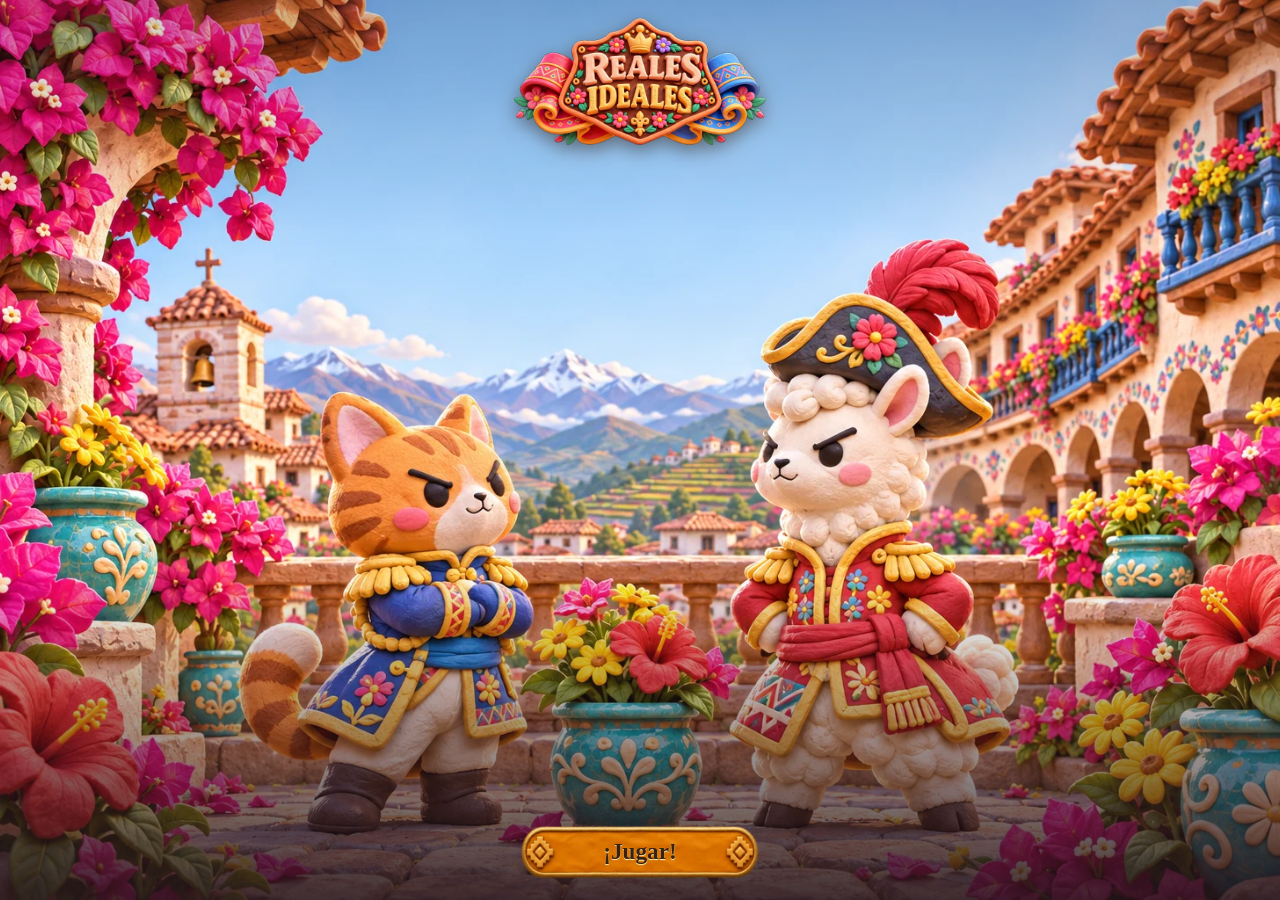
<file: index.html>
<!doctype html>
<html lang="es">
<head>
  <meta charset="utf-8">
  <meta name="viewport" content="width=device-width, initial-scale=1, viewport-fit=cover">
  <meta name="description" content="Reales Ideales, juego táctico para dos personas o contra la IA.">
  <title>Reales Ideales · v0.50</title>
  <link rel="stylesheet" href="styles.css?v=050-tablero">
  <script defer src="game.js?v=046-poderes"></script>
  <script defer src="ai.js?v=046-poderes"></script>
  <script defer src="assets/escenario/campo-andino-casillas.js?v=021-escenario27"></script>
  <script defer src="combat-fx.js?v=049-carga"></script>
  <script defer src="fx.js?v=049-carga"></script>
  <script defer src="app.js?v=050-tablero"></script>
</head>
<body>
  <section id="inicio" class="cover" aria-labelledby="cover-title">
    <picture>
      <source media="(orientation: landscape)" srcset="assets/clay/portada-jardin.webp">
      <img class="cover-art" src="assets/clay/portada-vertical.webp" alt="El gato idealista y la llama realista en un jardín andino de plastilina" width="1080" height="1920" fetchpriority="high">
    </picture>
    <video id="cover-video" class="cover-art cover-video" data-src="assets/escenario/menu-principal.mp4"
      muted loop playsinline preload="none" aria-hidden="true" hidden></video>
    <h1 id="cover-title"><img src="assets/logo.webp" alt="Reales Ideales" width="180" height="92"></h1>
    <div class="cover-actions">
      <button id="play-menu" type="button" class="primary menu-play" aria-controls="play-options" aria-expanded="false" disabled>¡Jugar!</button>
      <nav id="play-options" class="play-options" aria-label="Opciones de juego" hidden>
        <button id="help-button" type="button" class="secondary menu-play" aria-haspopup="dialog">Tutorial</button>
        <button id="play-local" type="button" class="secondary menu-play" aria-haspopup="dialog">Multijugador</button>
        <button id="play-ai" type="button" class="secondary menu-play" aria-haspopup="dialog">Vs IA</button>
        <button id="settings-button" type="button" class="secondary menu-play" aria-haspopup="dialog">Opciones</button>
      </nav>
    </div>
  </section>
  <main id="partida" class="play-layout" aria-label="Partida" tabindex="-1" hidden>
    <section class="seat red" aria-label="Tablero realista">
      <div class="seat-heading">
        <img id="avatar-R" class="seat-crest seat-avatar" src="assets/clay/fichas/realista-tigrillo.webp" alt="Tigrillo realista" width="54" height="54">
        <h2 class="sr-only">Realistas<small id="red-ai" class="seat-ai" hidden> IA</small></h2>
        <div class="seat-meter">
          <div id="red-health" class="seat-health" role="meter" aria-label="Fichas vivas: Realistas" aria-valuemin="0" aria-valuemax="8" aria-valuenow="8"><i class="full"></i><i class="full"></i><i class="full"></i><i class="full"></i><i class="full"></i><i class="full"></i><i class="full"></i><i class="full"></i></div>
          <strong class="seat-count" aria-hidden="true"><span id="red">8</span>/8</strong>
        </div>
      </div>
      <div class="seat-stats">
        <span class="seat-stat" title="Rescates disponibles"><img src="assets/clay/emblemas/rescate.webp" alt="" width="14" height="14"><span class="sr-only">Rescates disponibles </span><b id="red-rescues">2</b><b id="red-saved" class="saved-rescue-badge" hidden></b></span>
        <span class="seat-stat" title="Cartas en el mazo"><svg viewBox="0 0 24 24" width="14" height="14" fill="none" stroke="currentColor" stroke-width="2" stroke-linejoin="round" aria-hidden="true" focusable="false"><rect x="8" y="4" width="12" height="16" rx="2"/><path d="M5 7H4v12a3 3 0 0 0 3 3M12 9h4m-4 4h4"/></svg><span class="sr-only">Cartas en el mazo </span><b id="deck-R">25</b></span>
        <span class="seat-turn" aria-hidden="true">Turno</span>
        <span id="charge-R" class="charge" role="img" title="Carga de ataque especial" aria-label="Ataque especial: 1 de 3"><i></i><i></i><i></i></span>
      </div>
    </section>
    <section class="seat blue" aria-label="Tablero idealista">
      <div class="seat-heading">
        <img id="avatar-I" class="seat-crest seat-avatar" src="assets/clay/fichas/idealista-mono.webp" alt="Mono idealista" width="54" height="54">
        <h2 class="sr-only">Idealistas</h2>
        <div class="seat-meter">
          <div id="blue-health" class="seat-health" role="meter" aria-label="Fichas vivas: Idealistas" aria-valuemin="0" aria-valuemax="8" aria-valuenow="8"><i class="full"></i><i class="full"></i><i class="full"></i><i class="full"></i><i class="full"></i><i class="full"></i><i class="full"></i><i class="full"></i></div>
          <strong class="seat-count" aria-hidden="true"><span id="blue">8</span>/8</strong>
        </div>
      </div>
      <div class="seat-stats">
        <span class="seat-stat" title="Rescates disponibles"><img src="assets/clay/emblemas/rescate.webp" alt="" width="14" height="14"><span class="sr-only">Rescates disponibles </span><b id="blue-rescues">2</b><b id="blue-saved" class="saved-rescue-badge" hidden></b></span>
        <span class="seat-stat" title="Cartas en el mazo"><svg viewBox="0 0 24 24" width="14" height="14" fill="none" stroke="currentColor" stroke-width="2" stroke-linejoin="round" aria-hidden="true" focusable="false"><rect x="8" y="4" width="12" height="16" rx="2"/><path d="M5 7H4v12a3 3 0 0 0 3 3M12 9h4m-4 4h4"/></svg><span class="sr-only">Cartas en el mazo </span><b id="deck-I">25</b></span>
        <span class="seat-turn" aria-hidden="true">Turno</span>
        <span id="charge-I" class="charge" role="img" title="Carga de ataque especial" aria-label="Ataque especial: 1 de 3"><i></i><i></i><i></i></span>
      </div>
    </section>
    <section class="field" aria-label="Campo de juego">
      <div class="field-heading">
        <span id="turn-timer" class="turn-timer" role="timer" aria-live="off" hidden><b><span id="turn-timer-value">40</span><small aria-hidden="true"> s</small></b></span>
        <span id="round" class="round-count" title="Ronda actual"><span class="sr-only">Ronda </span><b id="round-value">1</b><span aria-hidden="true">/</span><span class="sr-only"> de </span>12</span>
        <span id="active-side" class="turn-marker" role="status">TU TURNO</span>
      </div>
      <time id="match-clock" class="match-clock llama-clock" datetime="PT600S" aria-label="Tiempo restante de partida" hidden>
        <span class="clock-label">Faltan</span>
        <span id="match-clock-value" class="clock-value">10:00</span>
      </time>
      <div class="board-stage"><div class="board-viewport"><div id="board" class="board" role="group" aria-label="Tablero de 27 hexágonos"></div><div id="duel" class="duel battle-cards" aria-label="Cartas activadas y fuerza de combate" hidden></div></div></div>
      <div class="legend">
        <span><img src="assets/clay/emblemas/rescate.webp" alt="" width="18" height="18"> Rescate</span>
        <span><img src="assets/clay/emblemas/cannon.webp" alt="" width="18" height="18"> Cañón</span>
      </div>
    </section>
    <section class="panel controls" aria-labelledby="phase-title">
      <div class="control-heading">
        <p id="turn-info" class="turn-info"></p>
        <h2 id="phase-title"></h2>
      </div>
      <div class="hud-toolbar">
        <button id="game-menu-button" class="hud-menu-button" type="button" aria-label="Opciones de partida" title="Opciones de partida" aria-haspopup="dialog" hidden>
          <img class="hud-icon" src="assets/ui/hud/opciones.png" alt="" width="96" height="96">
        </button>
        <button id="coin-button" class="hud-balance" type="button" aria-label="Consultar monedas" aria-describedby="coin-current" title="Consultar monedas" aria-haspopup="dialog">
          <img class="hud-icon" src="assets/ui/hud/moneda.png" alt="" width="96" height="96">
          <b id="coin-current" aria-label="Tus monedas">0</b>
        </button>
        <div class="hud-status-line" role="group" aria-label="Estado de partida">
          <p id="hud-notice" class="hud-notice" role="status" hidden></p>
          <p id="instructions" class="instructions" role="status"></p>
          <p id="battle-result" class="battle-result" role="status" hidden></p>
          <p id="special-hint" class="special-hint" aria-live="polite" hidden></p>
        </div>
        <div id="action-status" class="action-status" role="group" aria-label="Acciones de turno" hidden>
          <span id="move-status" class="action-token" role="img" data-state="waiting">
            <img class="hud-icon" src="assets/ui/hud/mover.png" alt="" width="96" height="96">
          </span>
          <span id="attack-status" class="action-token" role="img" data-state="waiting">
            <img class="hud-icon" src="assets/ui/hud/atacar.png" alt="" width="96" height="96">
          </span>
        </div>
      </div>
      <div class="battle-dock">
        <button id="special-fire" type="button" class="special-fire" disabled aria-pressed="false">
          <img class="hud-icon special-emblem" src="assets/poderes/fire.webp?v=047" alt="" width="96" height="96">
          <svg class="ss-ring" viewBox="0 0 44 44" aria-hidden="true">
            <circle cx="22" cy="22" r="19" pathLength="120"/>
            <circle cx="22" cy="22" r="19" pathLength="120" transform="rotate(120 22 22)"/>
            <circle cx="22" cy="22" r="19" pathLength="120" transform="rotate(240 22 22)"/>
          </svg>
        </button>
        <div id="hud-hand" class="hud-hand" role="group" aria-label="Tus cartas"></div>
        <div id="actions" class="actions"></div>
      </div>
      <button id="saved-rescue-button" class="saved-rescue-button" type="button" hidden title="Usar estrella guardada"><img src="assets/clay/emblemas/rescate.webp" alt="" width="20" height="20"><b id="saved-rescue-count">0</b></button>
    </section>
  </main>
  <div id="match-intro" class="match-intro"><span role="status" aria-atomic="true"></span></div>
  <div id="fx-layer" class="fx-layer" aria-hidden="true"></div>
  <section id="end-screen" class="end-screen" role="dialog" aria-modal="true" aria-labelledby="end-title" hidden>
    <div class="end-card">
      <p id="end-kicker" class="end-kicker"></p>
      <h2 id="end-title" class="end-title"></h2>
      <p id="end-text" class="end-text"></p>
      <button id="end-ok" type="button" class="primary end-ok">OK</button>
    </div>
  </section>
  <section id="stats-screen" class="stats-screen" role="dialog" aria-modal="true" aria-labelledby="stats-title" hidden>
    <div class="stats-card">
      <h2 id="stats-title">Estadísticas de la partida</h2>
      <p id="stats-summary" class="stats-summary"></p>
      <div id="stats-mvp" class="stats-mvp"></div>
      <table class="stats-table">
        <thead><tr><th scope="col"></th><th scope="col" class="col-I">Idealistas</th><th scope="col" class="col-R">Realistas</th></tr></thead>
        <tbody id="stats-rows"></tbody>
      </table>
      <div class="stats-actions">
        <button id="stats-export" type="button" class="secondary">Exportar JSON</button>
        <button id="stats-menu" type="button" class="secondary">Menú</button>
        <button id="stats-again" type="button" class="primary" aria-haspopup="dialog">Jugar otra vez</button>
      </div>
    </div>
  </section>
  <dialog id="character-dialog" aria-labelledby="character-title" aria-describedby="character-side">
    <div class="character-screen">
      <header class="character-header">
        <button id="character-cancel" class="character-back" type="button"><span aria-hidden="true">‹</span> Volver</button>
        <h2 id="character-title">Elige a tu personaje</h2>
        <p id="character-side" class="character-side" aria-live="polite"></p>
      </header>
      <form id="character-form">
        <div class="character-feature">
          <div class="character-feature-art"><div id="power-standard" class="power-standard"><img id="character-preview" alt="" width="206" height="215"></div></div>
          <p id="character-name" class="character-name" aria-hidden="true"></p>
          <p id="power-detail" class="power-detail" aria-live="polite" hidden></p>
        </div>
        <fieldset id="character-options" class="character-choices">
          <legend class="sr-only">Personajes</legend>
          <label class="character-option"><input class="sr-only" type="radio" name="character" value="mono" required><img alt="" width="112" height="112"><span>Mono</span></label>
          <label class="character-option"><input class="sr-only" type="radio" name="character" value="tigrillo" required><img alt="" width="112" height="112"><span>Tigrillo</span></label>
          <label class="character-option"><input class="sr-only" type="radio" name="character" value="cuy" required><img alt="" width="112" height="112"><span>Cuy</span></label>
        </fieldset>
        <fieldset id="power-options" class="character-choices" disabled hidden>
          <legend class="sr-only">Poderes especiales</legend>
        </fieldset>
        <div class="dialog-actions">
          <button id="character-confirm" type="submit" class="primary">Empezar</button>
        </div>
      </form>
    </div>
  </dialog>
  <dialog id="coin-dialog" aria-labelledby="coin-title">
    <h2 id="coin-title">Monedas de esta partida</h2>
    <div class="coin-breakdown">
      <p class="coin-side" data-side="R"><img class="coin-icon" src="assets/ui/hud/moneda.png" alt="" width="96" height="96"><span>Realistas</span><b id="coins-R">0</b></p>
      <p class="coin-side" data-side="I"><img class="coin-icon" src="assets/ui/hud/moneda.png" alt="" width="96" height="96"><span>Idealistas</span><b id="coins-I">0</b></p>
    </div>
    <form method="dialog" class="dialog-actions"><button class="primary">Listo</button></form>
  </dialog>
  <dialog id="rescue-dialog" class="rescue-dialog" aria-labelledby="rescue-title">
    <h2 id="rescue-title">Recupera una ficha</h2>
    <div id="rescue-pieces" class="rescue-pieces" role="group" aria-label="Fichas perdidas"></div>
    <button id="rescue-save" type="button" class="secondary">Guardar</button>
  </dialog>
  <dialog id="game-menu" aria-labelledby="game-menu-title">
    <h2 id="game-menu-title">Opciones de partida</h2>
    <div class="game-menu-actions">
      <button id="match-help" class="secondary" type="button" aria-haspopup="dialog">Cómo jugar</button>
      <button id="match-history" class="secondary" type="button" aria-haspopup="dialog">Registro</button>
      <button id="match-settings" class="secondary" type="button" aria-haspopup="dialog">Ajustes</button>
      <button id="restart" class="secondary" type="button" aria-haspopup="dialog">Nueva partida</button>
      <button id="match-menu" class="secondary" type="button">Menú principal</button>
    </div>
    <form method="dialog" class="dialog-actions"><button class="primary" autofocus>Volver a la partida</button></form>
  </dialog>
  <dialog id="help-dialog" aria-labelledby="help-title">
    <h2 id="help-title">Cómo jugar</h2>
    <div class="help-content">
      <p><b>Turno:</b> puedes mover una ficha a una casilla vecina libre y atacar, en el orden que quieras. Para atacar, arrastra tu ficha sobre una enemiga marcada o toca las dos fichas en ese orden.</p>
      <p>La partida tiene un máximo de 10 minutos. Al agotarse, se comparan las fichas vivas, las cartas activadas y las cartas poderosas activadas, en ese orden.</p>
      <p>En ambos modos, el turno cambia automáticamente al resolver los efectos y agotar las acciones legales. Puedes terminarlo antes con el botón de flecha. Los dos indicadores muestran qué acciones quedan.</p>
      <p><b>Fuerza:</b> todas las fichas empiezan con 0. El cañón suma +2 al atacar. En empate salen ambas fichas.</p>
      <p><b>Cartas:</b> tienes tres en reserva y activas hasta dos por combate. Dos iguales dan COMBO +1. Tu reserva permanece visible; toca una carta para ver su ilustración y efecto. Sobre el tablero se muestran las dos oportunidades de carta por bando y su fuerza acumulada; un pase aparece como Sin carta. Nunca se muestra la reserva rival. En partidas locales, entrega el dispositivo antes de revelar la reserva del siguiente jugador.</p>
      <p><b>Poderes:</b> consigues una carga al empezar cada turno propio. Con el medidor lleno, elige una ficha normal y pulsa el emblema. Fuego Victorioso (3 cargas) suma +3 de fuerza. Escarcha Especial (3 cargas) suma +1 y congela hasta dos cartas rivales durante el combate. Ambos permiten dar un paso para atacar a un enemigo a dos casillas. Asalto Eléctrico (2 cargas) suma +1. Elige una casilla libre a una o dos de distancia y luego un enemigo a una o dos casillas del destino. Desplazarte con un poder consume el movimiento del turno.</p>
      <p><b>Cañón y rescate:</b> Invocar cañón convierte tu ficha en cañón y suma +2. Llega a una estrella enemiga para rescatar una ficha perdida en tu zona inicial o guarda la oportunidad. En un turno propio posterior, toca la estrella guardada y recupera una ficha en cualquier hexágono libre, sin gastar movimiento ni ataque.</p>
      <p><b>Monedas:</b> 10 por combate potente (fuerza final de 3 o más, poder especial o Golpe decisivo) y 20 por cada baja causada al ganar. No cambian el resultado de la partida.</p>
      <p><b>Victoria:</b> elimina todas las fichas rivales o conserva más al final de la ronda 12.</p>
      <p class="tutorial-demo"><a href="muestra.html">Ver ejemplos de combate</a></p>
    </div>
    <form method="dialog" class="dialog-actions"><button class="primary">Listo</button></form>
  </dialog>
  <dialog id="history" aria-labelledby="history-title">
    <h2 id="history-title">Registro de partida</h2>
    <ol id="log" role="list" aria-label="Últimas jugadas"></ol>
    <form method="dialog" class="dialog-actions">
      <button id="export" class="secondary" type="button">Exportar JSON</button>
      <button class="primary" autofocus>Listo</button>
    </form>
  </dialog>
  <dialog id="card-menu" class="card-menu" aria-labelledby="card-preview-title" aria-describedby="card-preview-text">
    <div class="fit-content">
      <div class="card-menu-preview">
        <div id="card-preview-art" class="card illustrated card-menu-art"></div>
        <div class="card-menu-copy">
          <h2 id="card-preview-title"></h2>
          <p id="card-preview-text" class="card-menu-text"></p>
        </div>
      </div>
      <div class="dialog-actions">
        <button id="card-preview-close" class="secondary" type="button" autofocus>Cancelar</button>
        <button id="card-preview-play" class="primary" type="button">Activar</button>
      </div>
    </div>
  </dialog>
  <dialog id="settings" aria-labelledby="settings-title">
    <h2 id="settings-title">Ajustes</h2>
    <form method="dialog" class="settings-form">
      <fieldset><legend>Escenario</legend>
        <label><input type="radio" name="board" value="andes"> Campo andino (video)</label><label><input type="radio" name="board" value="plaza"> Plaza</label></fieldset>
      <div id="board-video-help" hidden>
        <p id="board-video-status" role="status"></p>
        <div class="dialog-actions"><button id="play-board-video" class="secondary" type="button">Reproducir video</button></div>
      </div>
      <fieldset><legend>Música</legend>
        <label><input type="radio" name="music" value="on"> Sí</label><label><input type="radio" name="music" value="off"> No</label></fieldset>
      <fieldset><legend>Efectos de sonido</legend>
        <label><input type="radio" name="effects" value="on"> Sí</label><label><input type="radio" name="effects" value="off"> No</label></fieldset>
      <fieldset><legend>Temporizador</legend>
        <label><input type="radio" name="timer" value="off"> Sin tiempo</label><label><input type="radio" name="timer" value="relaxed"> Relajado</label><label><input type="radio" name="timer" value="normal"> Normal</label></fieldset>
      <fieldset><legend>Velocidad de animación</legend>
        <label><input type="radio" name="speed" value="1"> Normal</label><label><input type="radio" name="speed" value="1.8"> Rápida</label></fieldset>
      <fieldset id="cover-motion-setting"><legend>Animación de portada</legend>
        <label><input type="radio" name="coverMotion" value="on"> Sí</label><label><input type="radio" name="coverMotion" value="off"> No</label></fieldset>
      <div class="dialog-actions"><button class="primary" value="ok">Listo</button></div>
    </form>
  </dialog>
  <dialog id="search-choice" aria-labelledby="search-title" aria-describedby="search-info">
    <h2 id="search-title">Elige una carta de tu mazo</h2>
    <p id="search-info">La carta seleccionada ocupará el espacio de Exploración después del combate, no durante él.</p>
    <div id="search-options" class="search-options"></div>
    <div class="dialog-actions"><button id="search-cancel" type="button" class="secondary">Cancelar</button></div>
  </dialog>
  <dialog id="decision" aria-labelledby="decision-title" aria-describedby="decision-text">
    <h2 id="decision-title"></h2>
    <p id="decision-text"></p>
    <div id="decision-card" class="decision-card" hidden></div>
    <div class="dialog-actions">
      <button id="cancel" class="secondary" type="button" autofocus>Cancelar</button>
      <button id="confirm" class="primary" type="button">Confirmar</button>
    </div>
  </dialog>
</body>
</html>
</file>
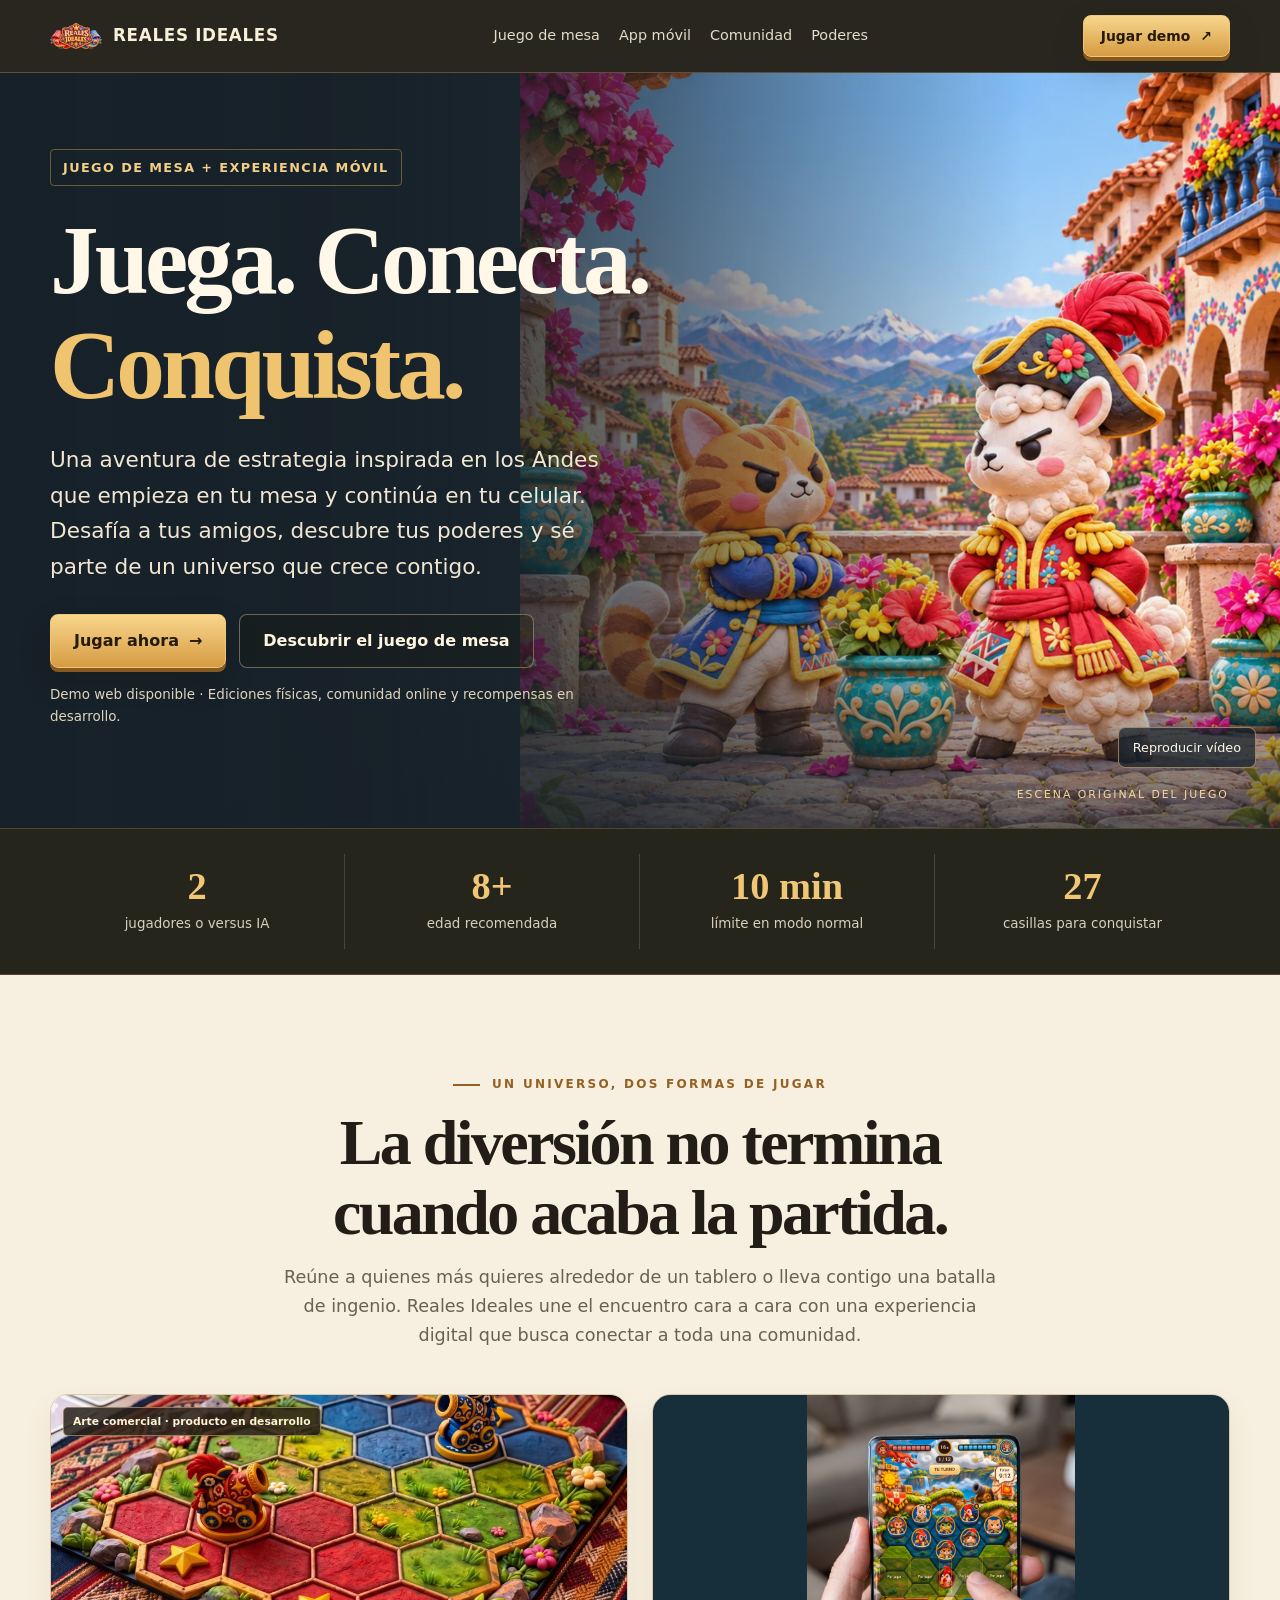
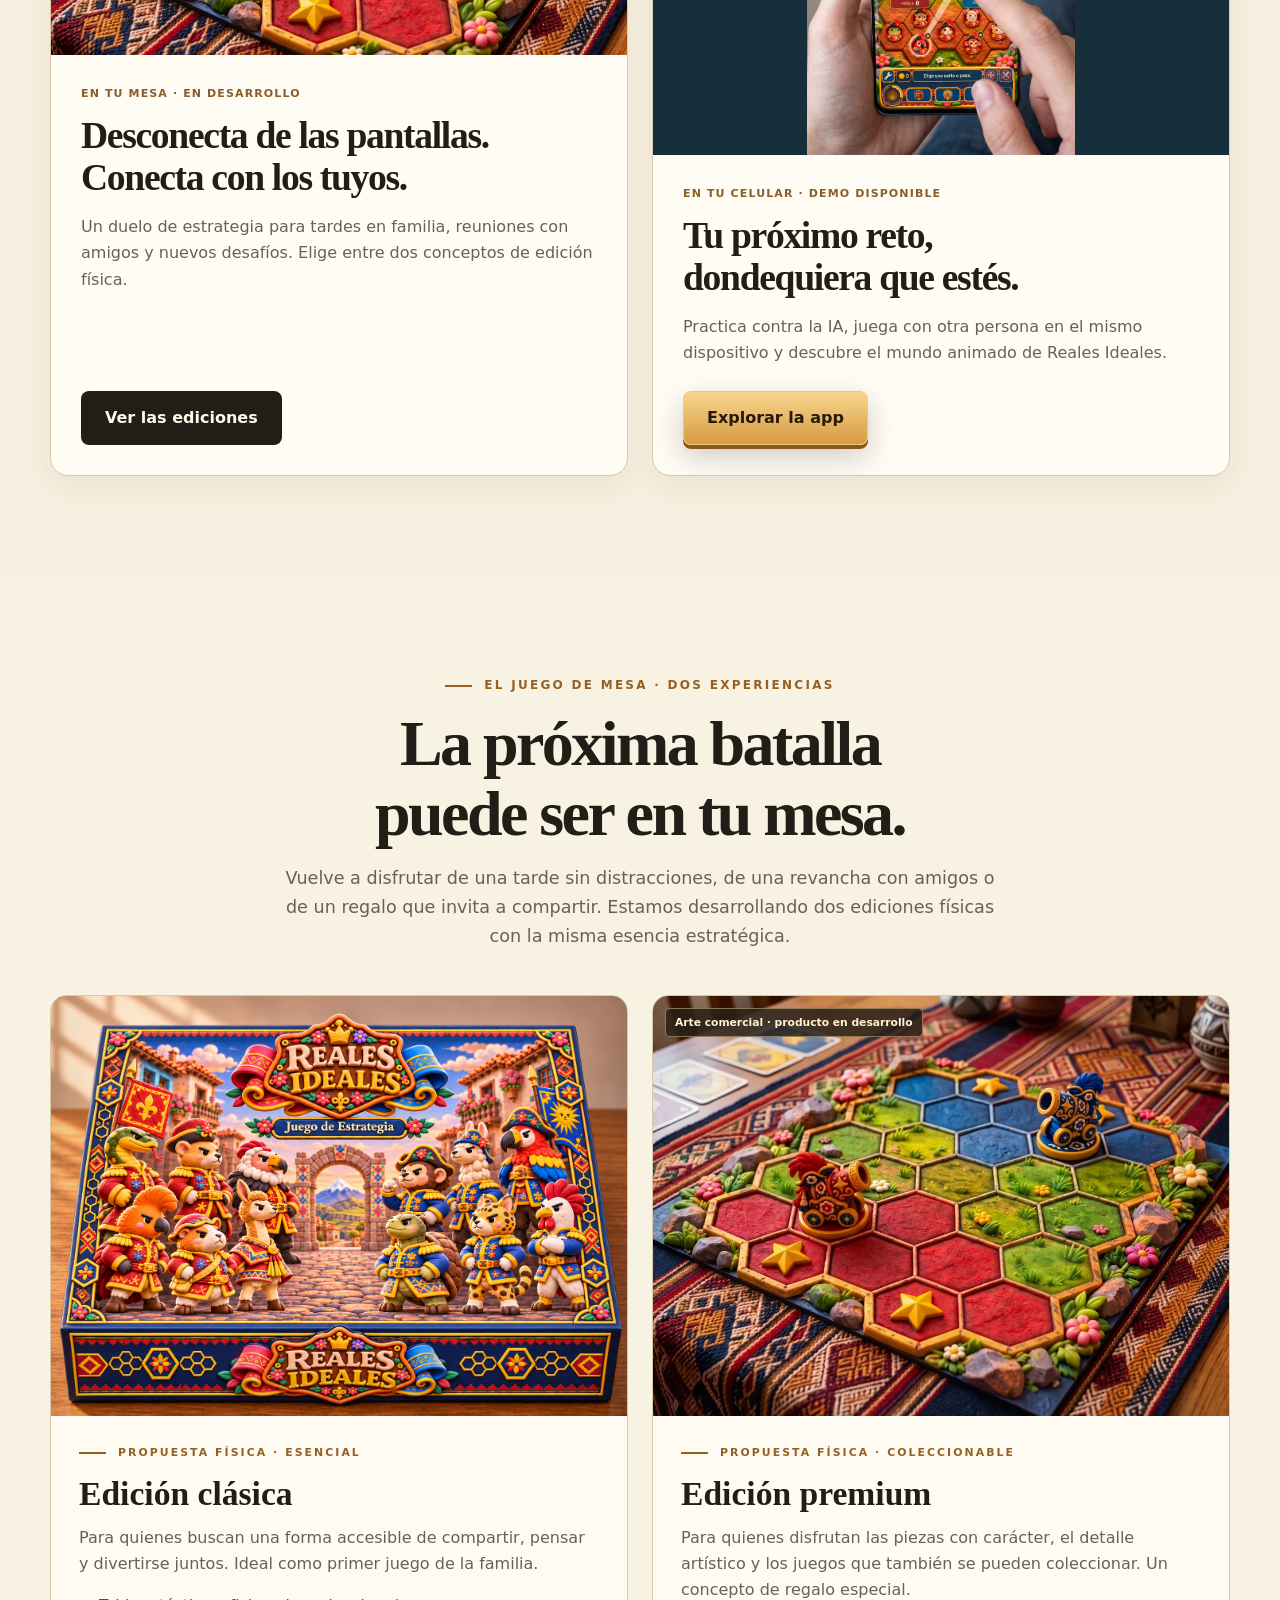
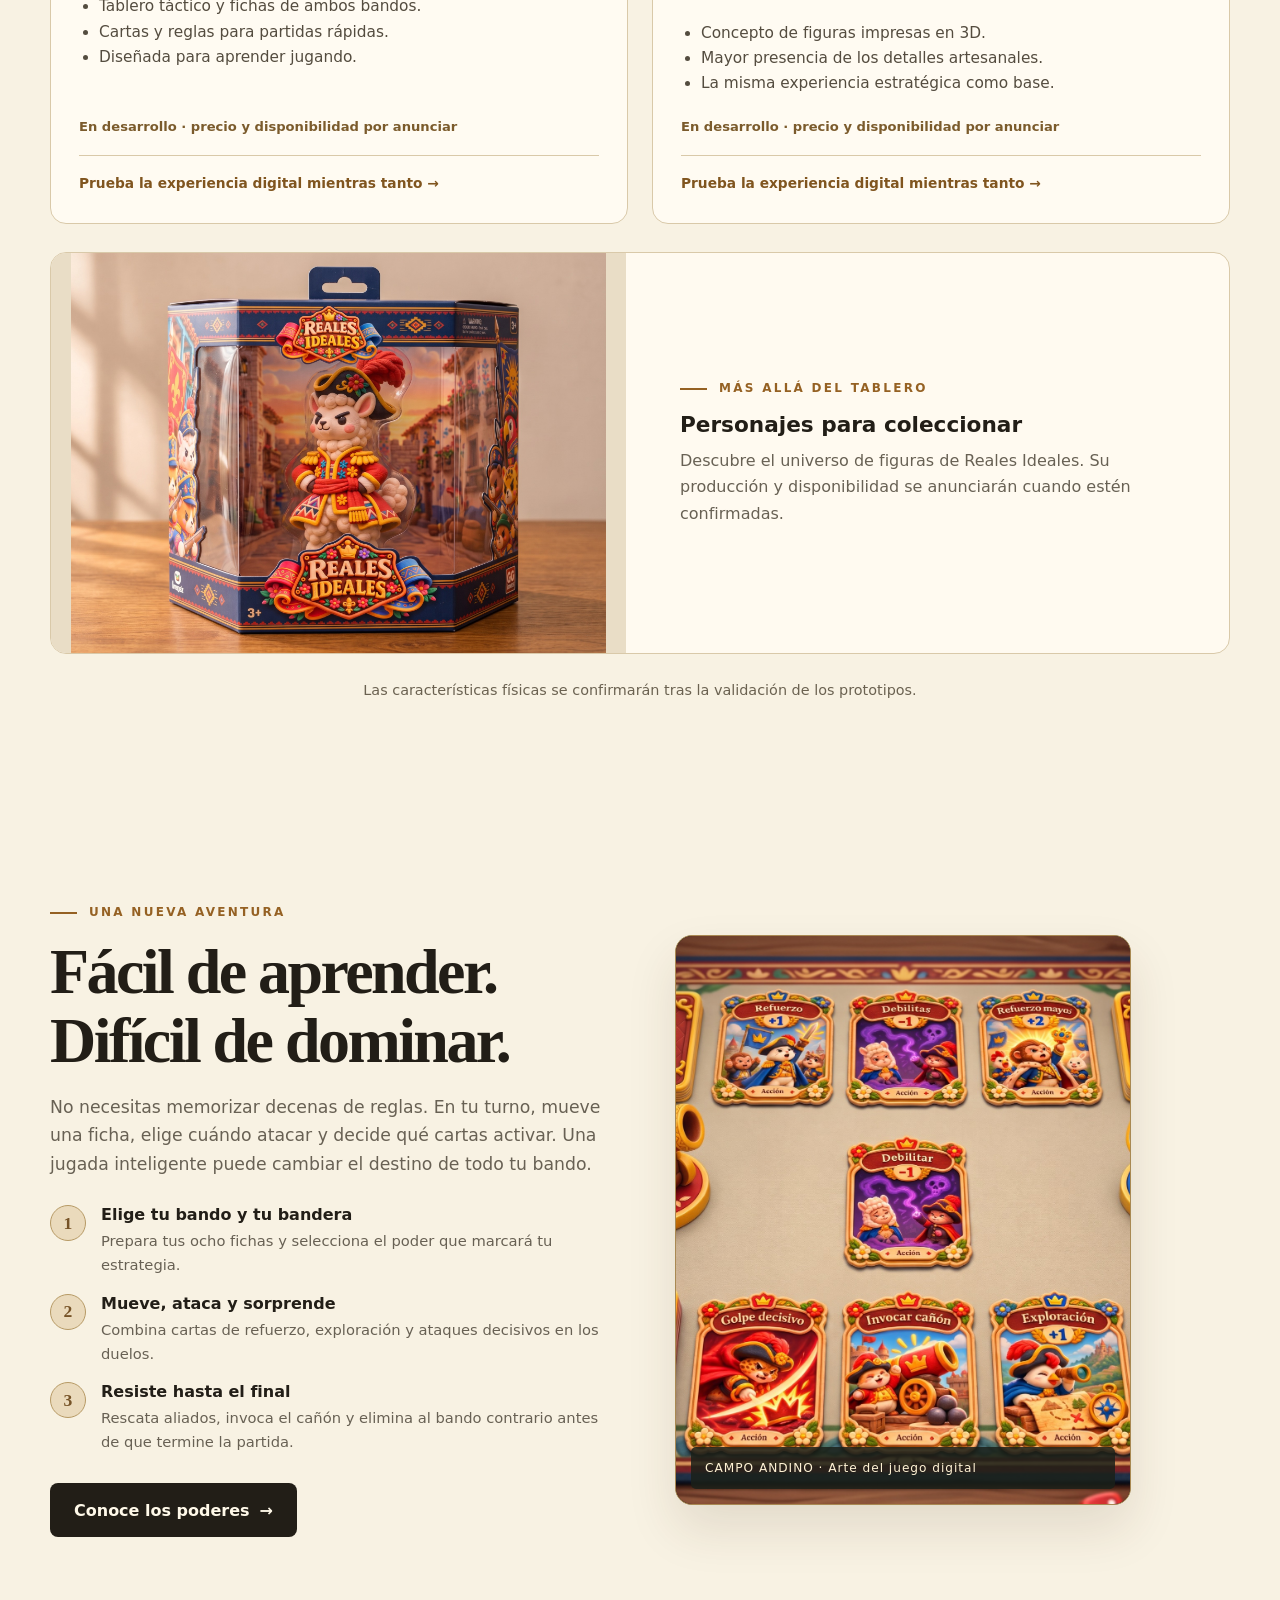
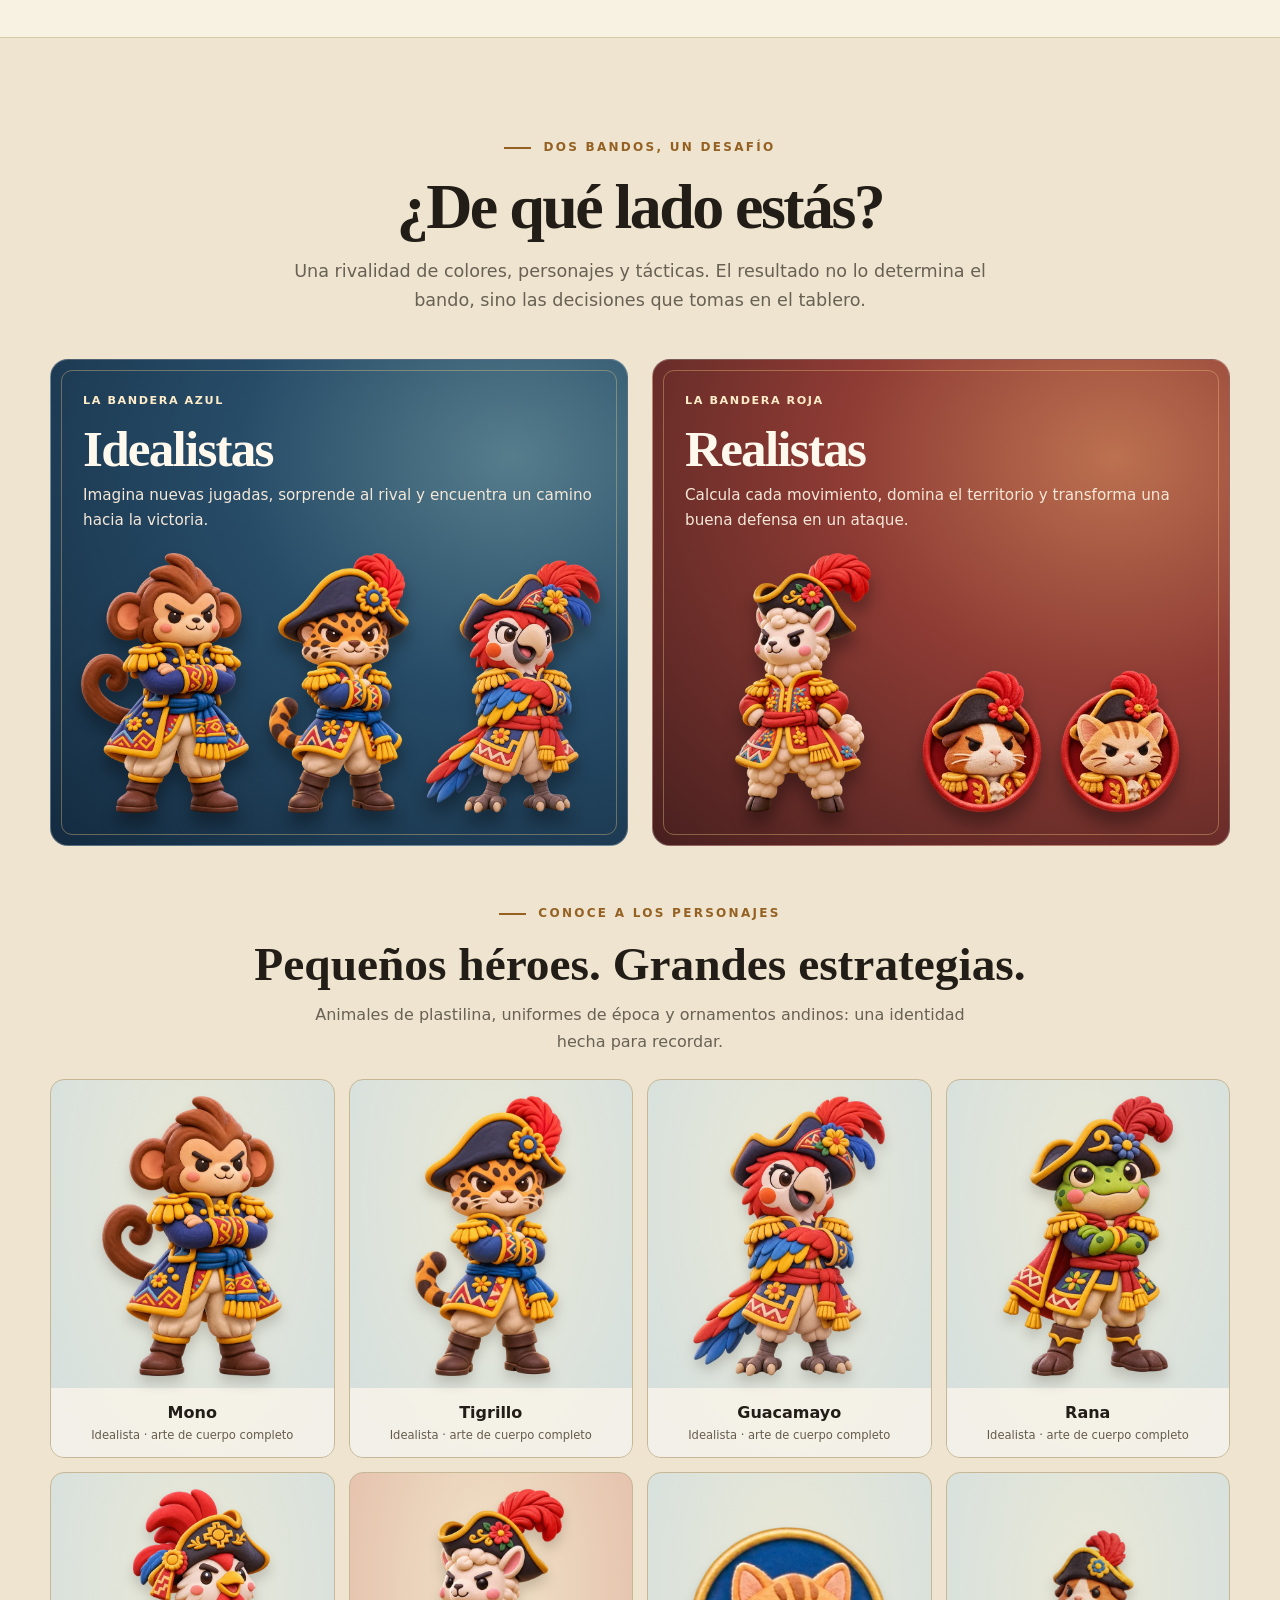
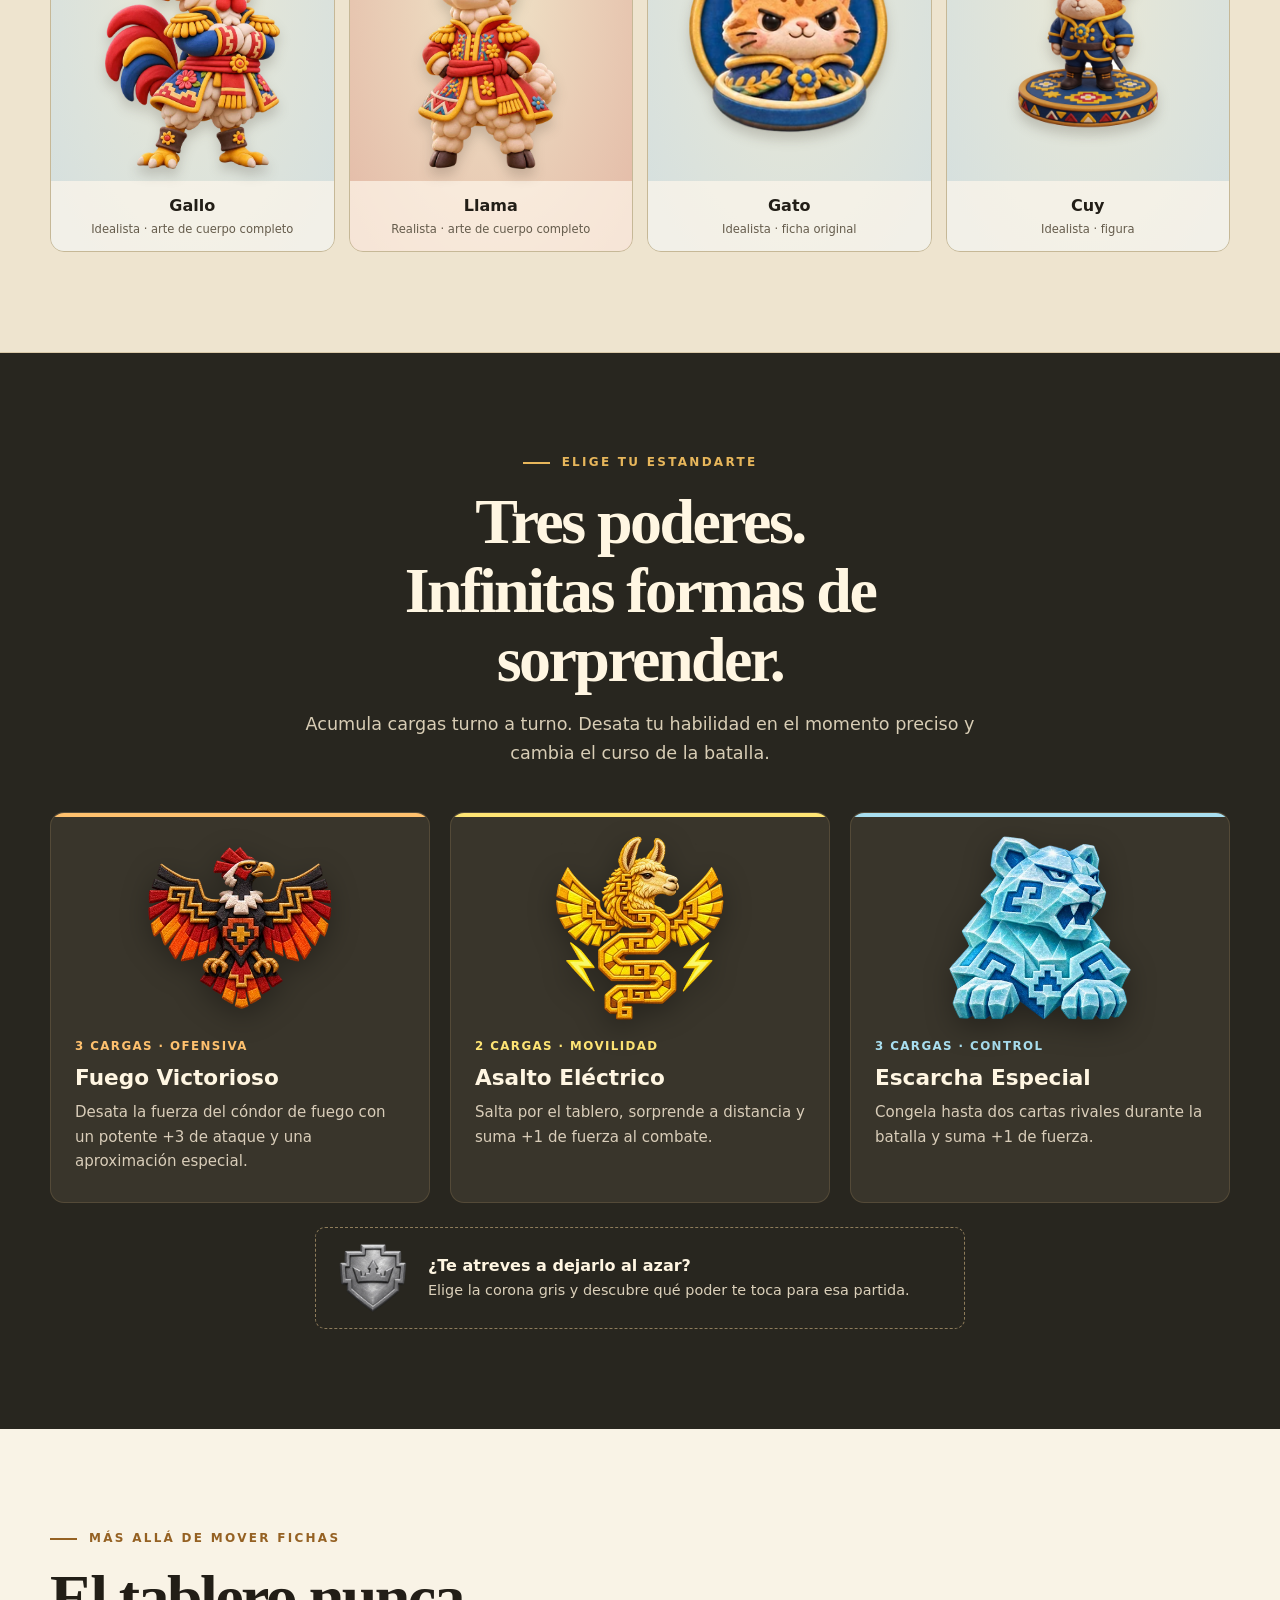
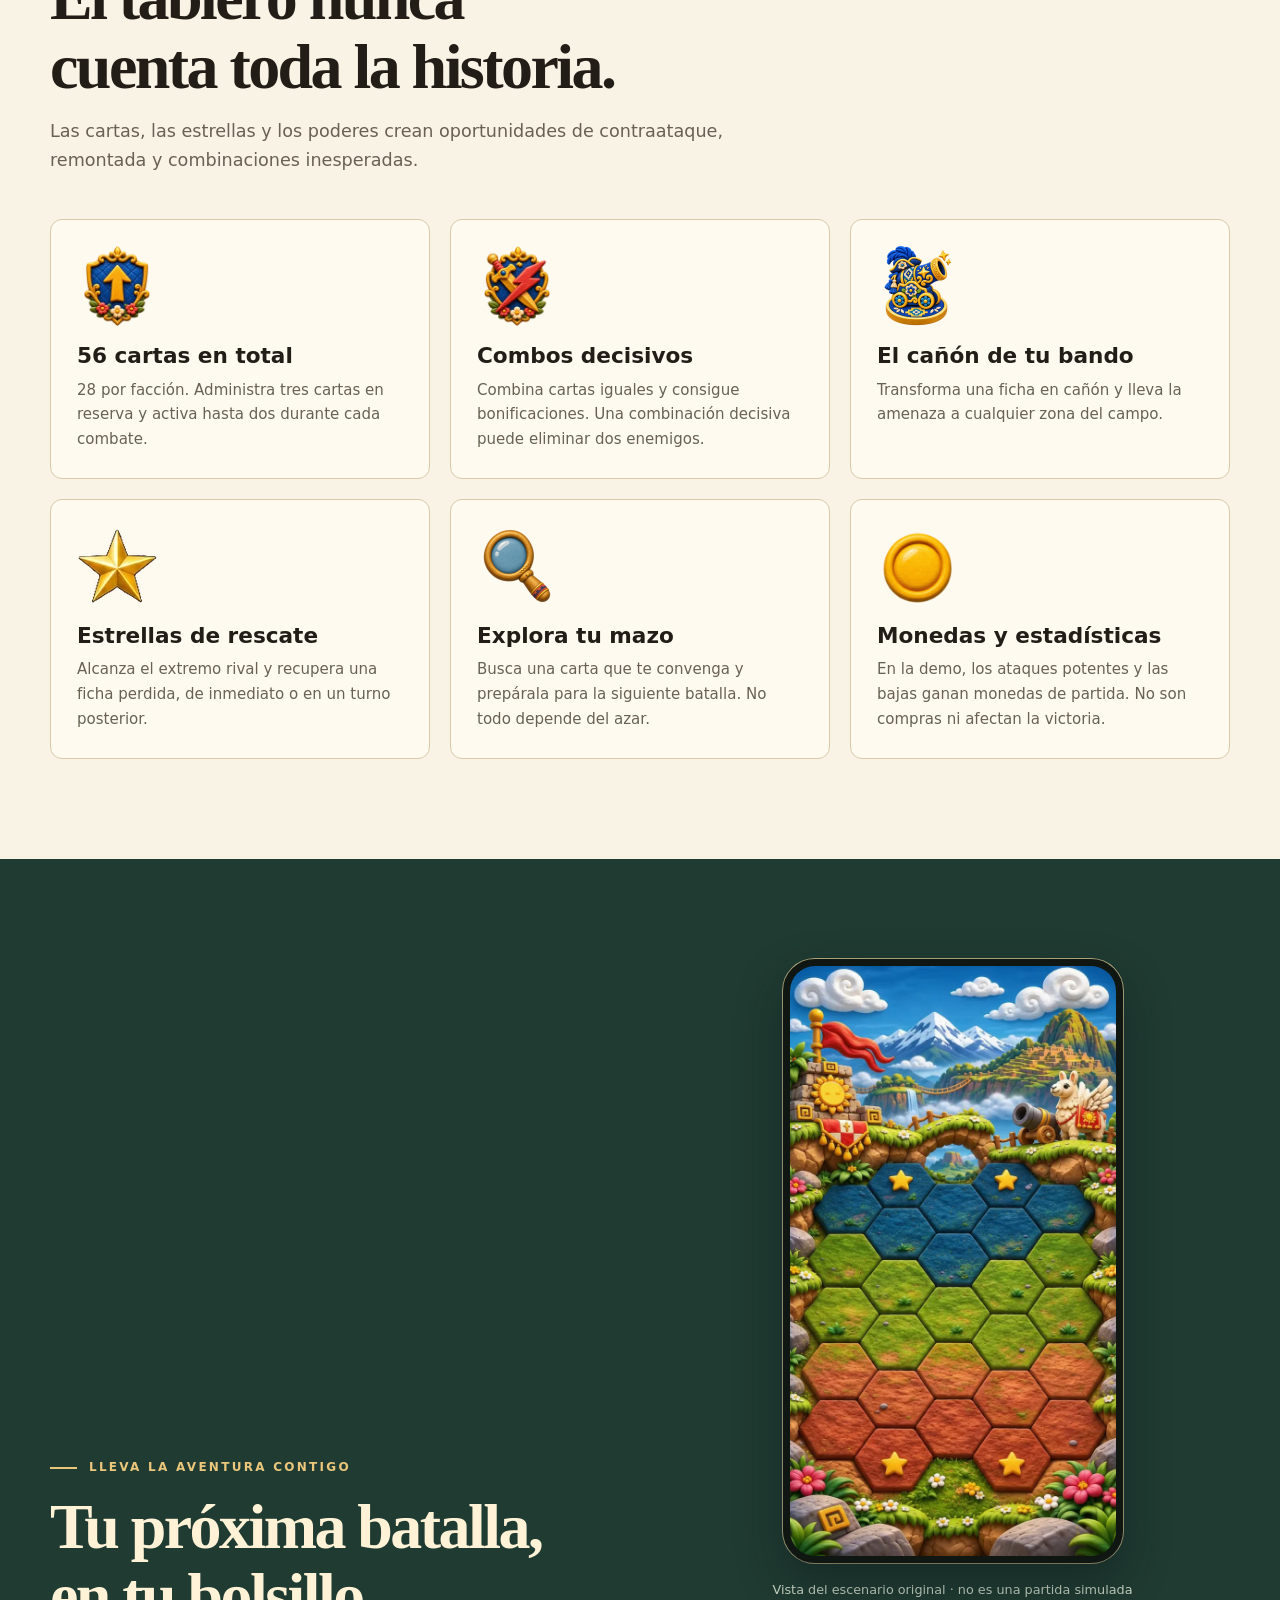
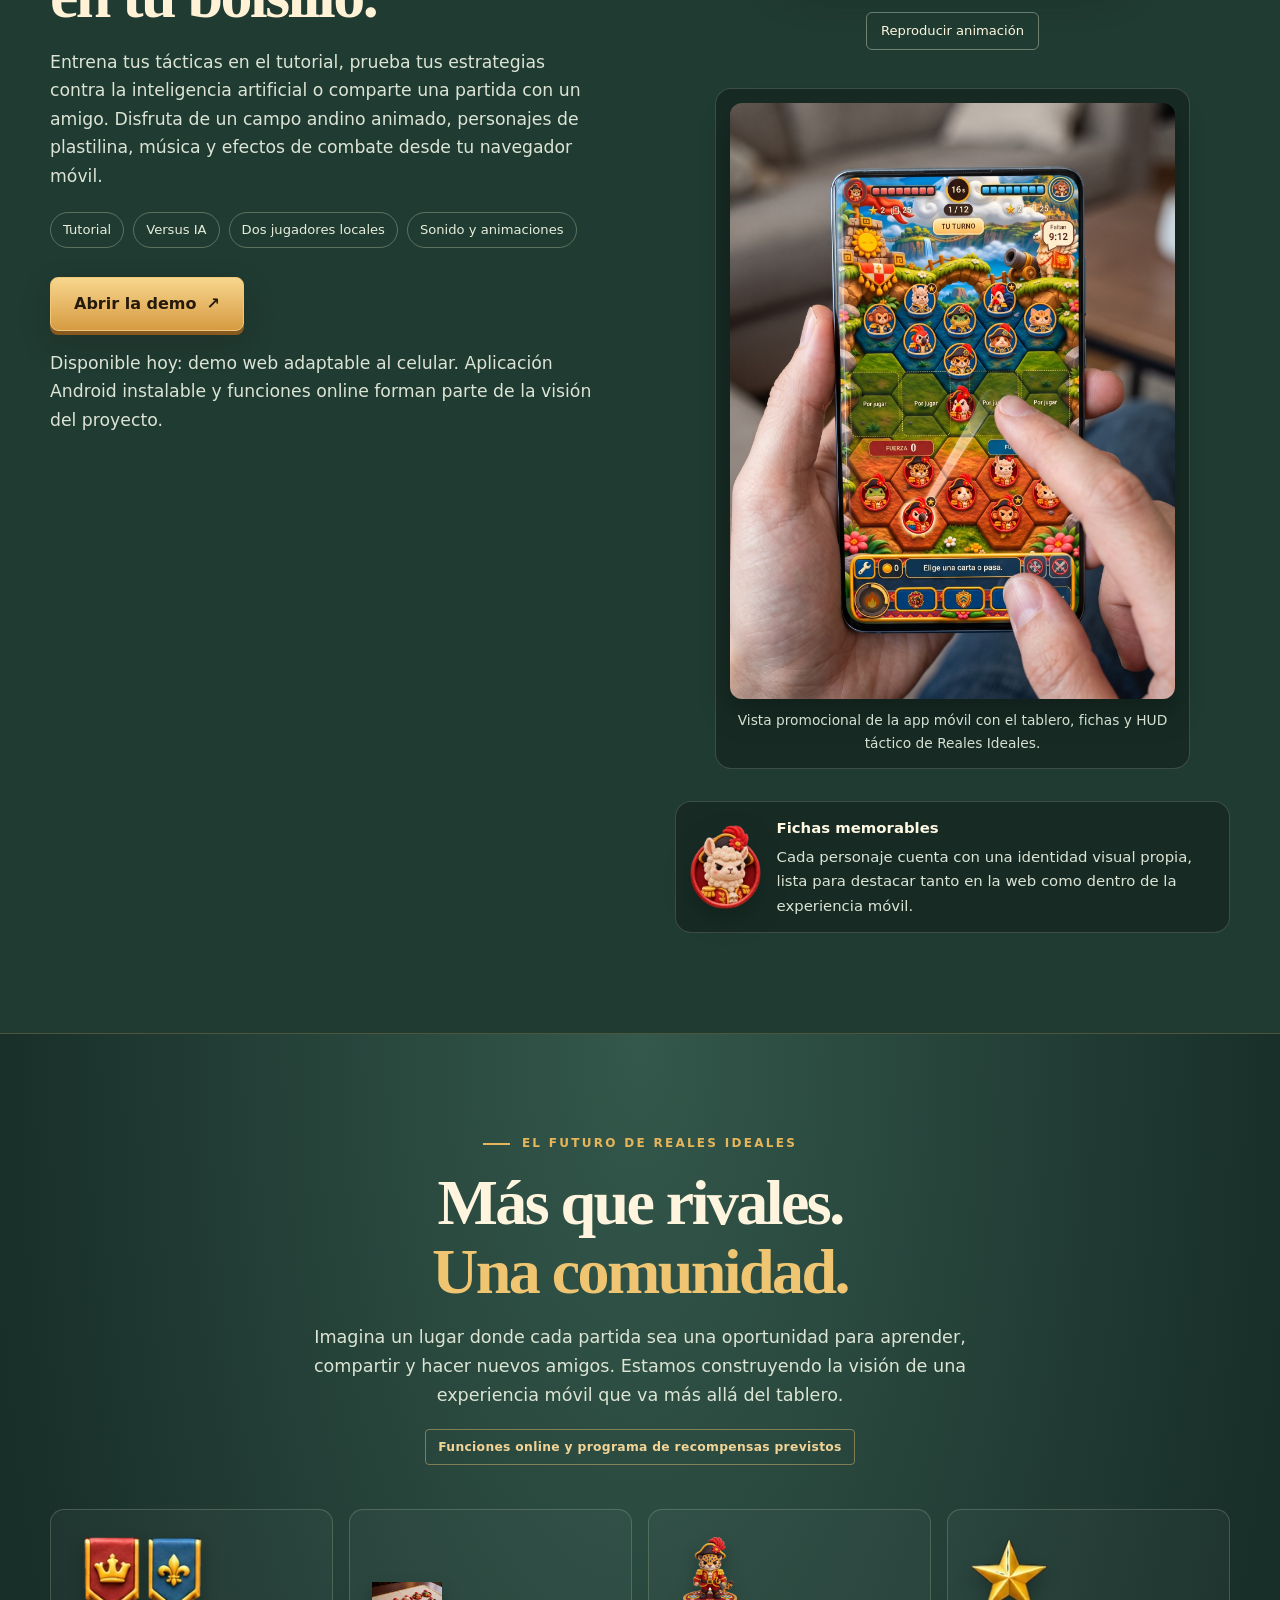
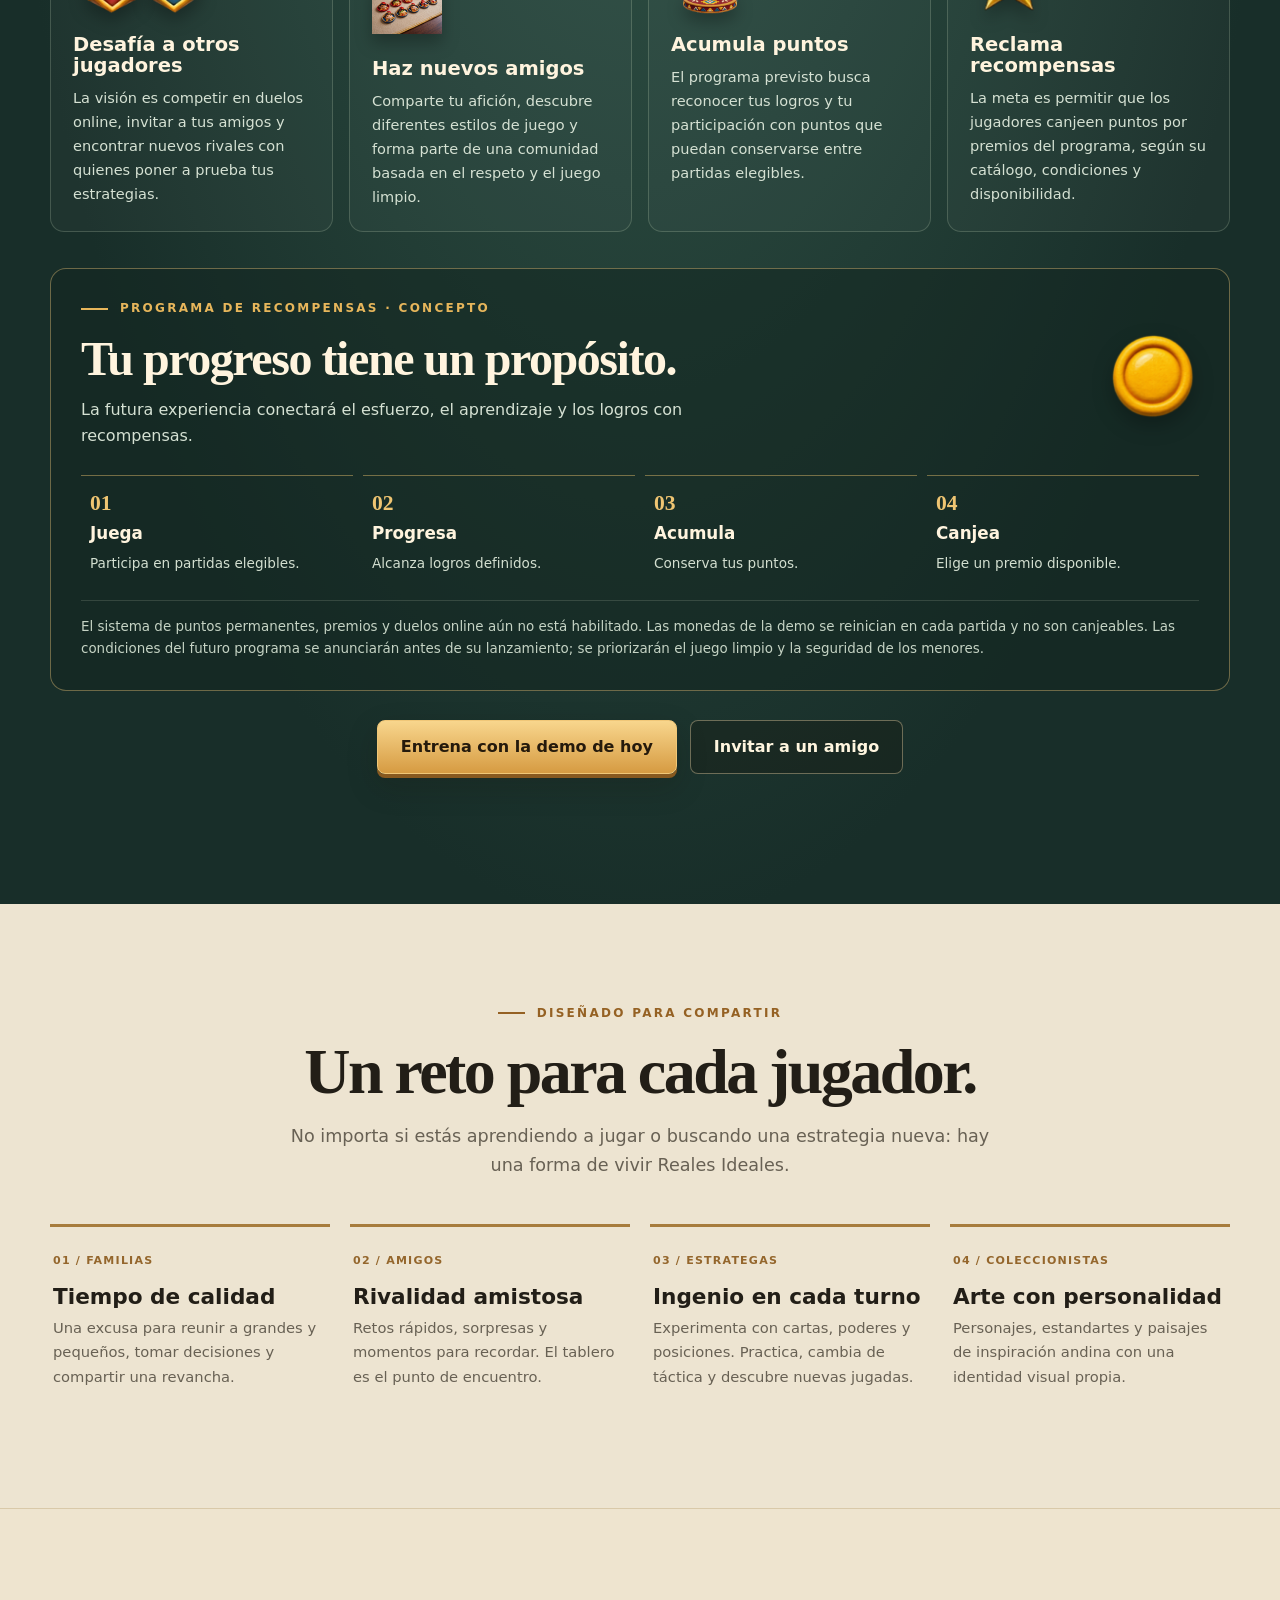
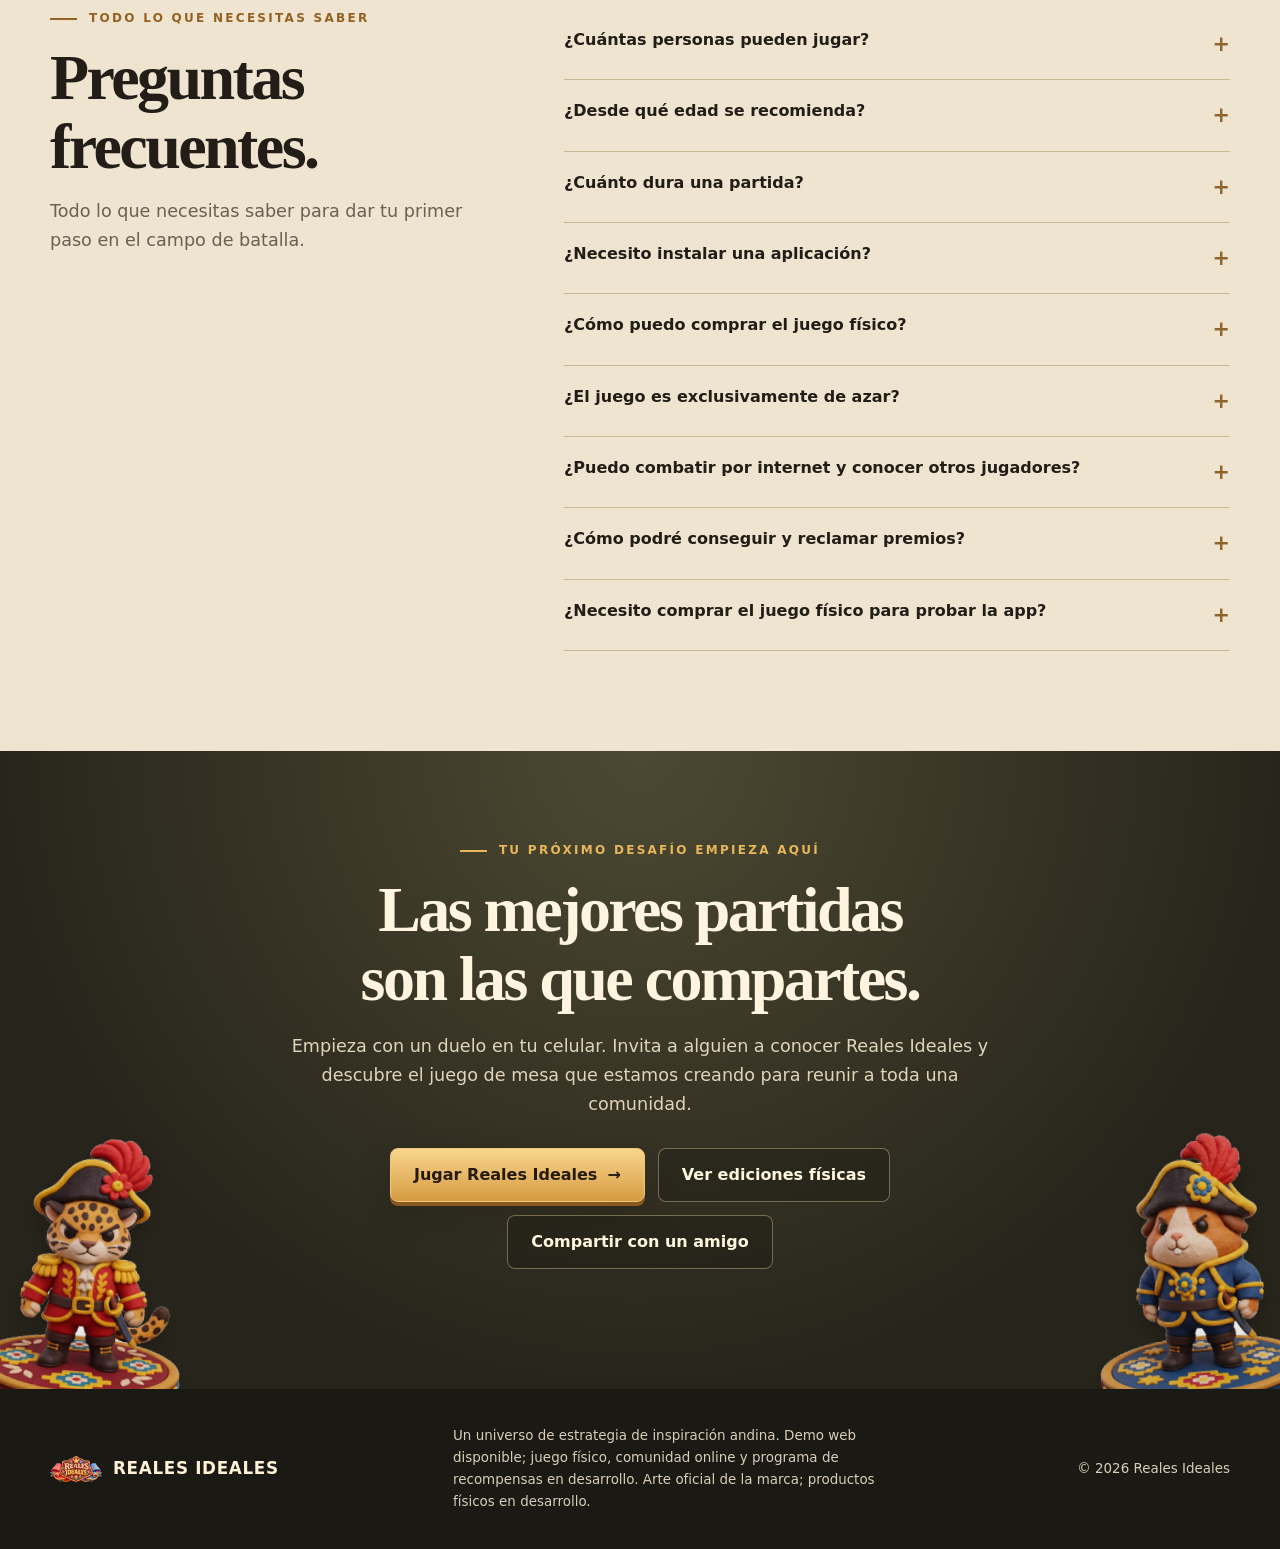
<file: marketing/index.html>
<!DOCTYPE html>

<html lang="es">
<head>
<meta charset="utf-8"/><meta content="width=device-width, initial-scale=1" name="viewport"/>
<title>Reales Ideales | Juega, conecta y conquista</title>
<meta content="Reales Ideales: un juego de mesa de estrategia andina y una demo móvil para competir, compartir retos y descubrir un futuro club de jugadores con puntos y recompensas." name="description"/>
<meta content="#201d16" name="theme-color"/><meta content="website" property="og:type"/><meta content="Reales Ideales — Juega en la mesa. Conquista en la pantalla." property="og:title"/><meta content="Un universo de estrategia, amistad y aventura andina. Conoce las ediciones físicas, juega la demo y descubre nuestra visión de comunidad y recompensas." property="og:description"/><meta content="https://afelex.github.io/Reales-Ideales/assets/clay/portada-jardin.webp" property="og:image"/>
<link href="https://afelex.github.io/Reales-Ideales/assets/logo.webp" rel="icon"/>
<link rel="stylesheet" href="styles.css">
</head>
<body>
<a class="skip" href="#contenido">Ir al contenido</a>
<header class="nav"><div class="wrap nav-in"><a class="brand" href="#inicio"><img alt="" height="52" src="https://afelex.github.io/Reales-Ideales/assets/logo.webp" width="52"/> REALES IDEALES</a><button aria-controls="navlinks" aria-expanded="false" class="menu-toggle" type="button">Menú</button><nav aria-label="Navegación principal" class="navlinks" id="navlinks"><a href="#ediciones">Juego de mesa</a><a href="#digital">App móvil</a><a href="#comunidad">Comunidad</a><a href="#poderes">Poderes</a></nav><a class="btn btn-primary" href="https://afelex.github.io/Reales-Ideales/">Jugar demo <span aria-hidden="true">↗</span></a></div></header>
<main id="contenido">
<section class="hero" id="inicio"><div class="hero-art"><div class="hero-backdrop"></div><div class="hero-film"><img alt="" class="hero-poster" fetchpriority="high" src="https://afelex.github.io/Reales-Ideales/assets/clay/portada-vertical.webp"/><video aria-label="Vídeo original del menú de Reales Ideales" id="menu-video" loop="" muted="" playsinline="" poster="https://afelex.github.io/Reales-Ideales/assets/clay/portada-vertical.webp" preload="metadata"><source src="https://afelex.github.io/Reales-Ideales/assets/escenario/menu-principal.mp4" type="video/mp4"/></video></div></div><div class="wrap"><div class="hero-content"><div class="hero-label">JUEGO DE MESA + EXPERIENCIA MÓVIL</div><h1>Juega. Conecta.<br/><em>Conquista.</em></h1><p class="lead">Una aventura de estrategia inspirada en los Andes que empieza en tu mesa y continúa en tu celular. Desafía a tus amigos, descubre tus poderes y sé parte de un universo que crece contigo.</p><div class="actions"><a class="btn btn-primary" href="https://afelex.github.io/Reales-Ideales/">Jugar ahora <span aria-hidden="true">→</span></a><a class="btn btn-ghost" href="#ediciones">Descubrir el juego de mesa</a></div><p class="micro">Demo web disponible · Ediciones físicas, comunidad online y recompensas en desarrollo.</p></div></div><div class="hero-foot">Escena original del juego</div><button aria-controls="menu-video" aria-pressed="false" class="hero-motion" id="hero-motion" type="button">Reproducir vídeo</button></section>
<div class="facts"><div class="wrap facts-grid"><div class="fact"><strong>2</strong><span>jugadores o versus IA</span></div><div class="fact"><strong>8+</strong><span>edad recomendada</span></div><div class="fact"><strong>10 min</strong><span>límite en modo normal</span></div><div class="fact"><strong>27</strong><span>casillas para conquistar</span></div></div></div><section class="section pathways" id="experiencia"><div class="wrap"><div class="intro center"><div class="eyebrow">Un universo, dos formas de jugar</div><h2>La diversión no termina<br/>cuando acaba la partida.</h2><p>Reúne a quienes más quieres alrededor de un tablero o lleva contigo una batalla de ingenio. Reales Ideales une el encuentro cara a cara con una experiencia digital que busca conectar a toda una comunidad.</p></div><div class="path-grid"><article class="path-card"><img alt="Tablero físico de Reales Ideales sobre una mesa textil andina, con hexágonos, flores y dos cañones enfrentados" class="concept-image" loading="lazy" src="media/tablero-fisico.jpg"/><span class="concept-label">Arte comercial · producto en desarrollo</span><div class="path-copy"><span class="path-kicker">EN TU MESA · EN DESARROLLO</span><h3>Desconecta de las pantallas.<br/>Conecta con los tuyos.</h3><p>Un duelo de estrategia para tardes en familia, reuniones con amigos y nuevos desafíos. Elige entre dos conceptos de edición física.</p><a class="btn btn-dark" href="#ediciones">Ver las ediciones</a></div></article><article class="path-card"><img alt="Reales Ideales en un teléfono durante una partida" class="app-promo" loading="lazy" src="media/app-movil.jpg"/><div class="path-copy"><span class="path-kicker">EN TU CELULAR · DEMO DISPONIBLE</span><h3>Tu próximo reto,<br/>dondequiera que estés.</h3><p>Practica contra la IA, juega con otra persona en el mismo dispositivo y descubre el mundo animado de Reales Ideales.</p><a class="btn btn-primary" href="#digital">Explorar la app</a></div></article></div></div></section><section class="section" id="ediciones"><div class="wrap"><div class="intro center"><div class="eyebrow">El juego de mesa · Dos experiencias</div><h2>La próxima batalla<br/>puede ser en tu mesa.</h2><p>Vuelve a disfrutar de una tarde sin distracciones, de una revancha con amigos o de un regalo que invita a compartir. Estamos desarrollando dos ediciones físicas con la misma esencia estratégica.</p></div><div class="editions"><article class="edition"><div class="edition-art"><img alt="Caja oficial de Reales Ideales" data-box-image="" loading="lazy" src="media/tablero-fisico.jpg"/></div><div class="edition-body"><div class="eyebrow">Propuesta física · esencial</div><h3>Edición clásica</h3><p>Para quienes buscan una forma accesible de compartir, pensar y divertirse juntos. Ideal como primer juego de la familia.</p><ul><li>Tablero táctico y fichas de ambos bandos.</li><li>Cartas y reglas para partidas rápidas.</li><li>Diseñada para aprender jugando.</li></ul><div class="status">En desarrollo · precio y disponibilidad por anunciar</div><a class="edition-link" href="https://afelex.github.io/Reales-Ideales/">Prueba la experiencia digital mientras tanto <span aria-hidden="true">→</span></a></div></article><article class="edition"><div class="edition-art"><img alt="Tablero físico con cañones de ambos bandos" class="concept-image" loading="lazy" src="media/tablero-fisico.jpg"/><span class="concept-label">Arte comercial · producto en desarrollo</span></div><div class="edition-body"><div class="eyebrow">Propuesta física · coleccionable</div><h3>Edición premium</h3><p>Para quienes disfrutan las piezas con carácter, el detalle artístico y los juegos que también se pueden coleccionar. Un concepto de regalo especial.</p><ul><li>Concepto de figuras impresas en 3D.</li><li>Mayor presencia de los detalles artesanales.</li><li>La misma experiencia estratégica como base.</li></ul><div class="status">En desarrollo · precio y disponibilidad por anunciar</div><a class="edition-link" href="https://afelex.github.io/Reales-Ideales/">Prueba la experiencia digital mientras tanto <span aria-hidden="true">→</span></a></div></article></div><div class="collectible-showcase"><img src="media/figura-coleccionable.jpg" alt="Figura coleccionable de la llama realista en su empaque" loading="lazy"><div><div class="eyebrow">Más allá del tablero</div><h3>Personajes para coleccionar</h3><p>Descubre el universo de figuras de Reales Ideales. Su producción y disponibilidad se anunciarán cuando estén confirmadas.</p></div></div><div class="center" style="margin-top:25px;color:#6b6251;font-size:.9rem">Las características físicas se confirmarán tras la validación de los prototipos.</div></div></section>
<section class="section" id="juego"><div class="wrap split"><div><div class="eyebrow">Una nueva aventura</div><h2>Fácil de aprender.<br/>Difícil de dominar.</h2><p>No necesitas memorizar decenas de reglas. En tu turno, mueve una ficha, elige cuándo atacar y decide qué cartas activar. Una jugada inteligente puede cambiar el destino de todo tu bando.</p><div class="steps"><div class="step"><b>1</b><div><strong>Elige tu bando y tu bandera</strong><small>Prepara tus ocho fichas y selecciona el poder que marcará tu estrategia.</small></div></div><div class="step"><b>2</b><div><strong>Mueve, ataca y sorprende</strong><small>Combina cartas de refuerzo, exploración y ataques decisivos en los duelos.</small></div></div><div class="step"><b>3</b><div><strong>Resiste hasta el final</strong><small>Rescata aliados, invoca el cañón y elimina al bando contrario antes de que termine la partida.</small></div></div></div><div class="actions"><a class="btn btn-dark" href="#poderes">Conoce los poderes <span aria-hidden="true">→</span></a></div></div><div class="frame board-frame"><img alt="Cartas de acción y cañones de Reales Ideales dispuestos sobre la mesa de juego" class="concept-image" loading="lazy" src="media/cartas-canones.jpg"/><div class="image-note">CAMPO ANDINO · Arte del juego digital</div></div></div></section>
<section class="section factions" id="bandos"><div class="wrap"><div class="intro center"><div class="eyebrow">Dos bandos, un desafío</div><h2>¿De qué lado estás?</h2><p>Una rivalidad de colores, personajes y tácticas. El resultado no lo determina el bando, sino las decisiones que tomas en el tablero.</p></div><div class="faction-grid"><article class="faction blue"><div><div class="sub">La bandera azul</div><h3>Idealistas</h3><p>Imagina nuevas jugadas, sorprende al rival y encuentra un camino hacia la victoria.</p></div><div class="animal-row"><img alt="Mono idealista" class="" decoding="async" loading="lazy" src="media/mono.webp"/><img alt="Tigrillo idealista" class="" decoding="async" loading="lazy" src="media/tigrillo-idealista.webp"/><img alt="Guacamayo idealista" class="" decoding="async" loading="lazy" src="media/guacamayo.webp"/></div></article><article class="faction red"><div><div class="sub">La bandera roja</div><h3>Realistas</h3><p>Calcula cada movimiento, domina el territorio y transforma una buena defensa en un ataque.</p></div><div class="animal-row"><img alt="Llama realista de cuerpo completo" class="" decoding="async" loading="lazy" src="media/llama.webp"/><img alt="Ficha original del cuy realista" class="original-token" loading="lazy" src="https://afelex.github.io/Reales-Ideales/assets/clay/fichas/realista-cuy.webp"/><img alt="Ficha original del gato realista" class="original-token" loading="lazy" src="https://afelex.github.io/Reales-Ideales/assets/clay/fichas/realista-gato.webp"/></div></article></div><div class="cast-intro"><div class="eyebrow">Conoce a los personajes</div><h3>Pequeños héroes. Grandes estrategias.</h3><p>Animales de plastilina, uniformes de época y ornamentos andinos: una identidad hecha para recordar.</p></div><div class="cast-grid"><figure class="cast-card cast-blue"><img alt="Mono Idealista" class="" decoding="async" loading="lazy" src="media/mono.webp"/><figcaption><strong>Mono</strong><span>Idealista · arte de cuerpo completo</span></figcaption></figure><figure class="cast-card cast-blue"><img alt="Tigrillo Idealista" class="" decoding="async" loading="lazy" src="media/tigrillo-idealista.webp"/><figcaption><strong>Tigrillo</strong><span>Idealista · arte de cuerpo completo</span></figcaption></figure><figure class="cast-card cast-blue"><img alt="Guacamayo Idealista" class="" decoding="async" loading="lazy" src="media/guacamayo.webp"/><figcaption><strong>Guacamayo</strong><span>Idealista · arte de cuerpo completo</span></figcaption></figure><figure class="cast-card cast-blue"><img alt="Rana Idealista" class="" decoding="async" loading="lazy" src="media/rana.webp"/><figcaption><strong>Rana</strong><span>Idealista · arte de cuerpo completo</span></figcaption></figure><figure class="cast-card cast-blue"><img alt="Gallo Idealista" class="" decoding="async" loading="lazy" src="media/gallo.webp"/><figcaption><strong>Gallo</strong><span>Idealista · arte de cuerpo completo</span></figcaption></figure><figure class="cast-card cast-red"><img alt="Llama Realista" class="" decoding="async" loading="lazy" src="media/llama.webp"/><figcaption><strong>Llama</strong><span>Realista · arte de cuerpo completo</span></figcaption></figure><figure class="cast-card cast-blue cast-token"><img alt="Ficha original del gato idealista" loading="lazy" src="https://afelex.github.io/Reales-Ideales/assets/clay/fichas/idealista-gato.webp"/><figcaption><strong>Gato</strong><span>Idealista · ficha original</span></figcaption></figure><figure class="cast-card cast-blue cast-token"><img data-cutout="" alt="Cuy idealista de cuerpo completo en uniforme azul" loading="lazy" src="media/cuy-idealista.jpg" style="object-fit:contain;background:transparent;"/><figcaption><strong>Cuy</strong><span>Idealista · figura</span></figcaption></figure></div></div></section>
<section class="section power-section" id="poderes"><div class="wrap"><div class="intro center"><div class="eyebrow light">Elige tu estandarte</div><h2>Tres poderes.<br/>Infinitas formas de sorprender.</h2><p>Acumula cargas turno a turno. Desata tu habilidad en el momento preciso y cambia el curso de la batalla.</p></div><div class="powers"><article class="power" style="--power:#ffc16e"><img alt="Emblema del cóndor de fuego" loading="lazy" src="https://afelex.github.io/Reales-Ideales/assets/poderes/fire.webp"/><div class="charge">3 cargas · ofensiva</div><h3>Fuego Victorioso</h3><p>Desata la fuerza del cóndor de fuego con un potente +3 de ataque y una aproximación especial.</p></article><article class="power" style="--power:#ffe574"><img alt="Emblema amarillo de la llama eléctrica" loading="lazy" src="https://afelex.github.io/Reales-Ideales/assets/poderes/electric.webp"/><div class="charge">2 cargas · movilidad</div><h3>Asalto Eléctrico</h3><p>Salta por el tablero, sorprende a distancia y suma +1 de fuerza al combate.</p></article><article class="power" style="--power:#a9dff0"><img alt="Emblema del puma de hielo" loading="lazy" src="https://afelex.github.io/Reales-Ideales/assets/poderes/frost.webp"/><div class="charge">3 cargas · control</div><h3>Escarcha Especial</h3><p>Congela hasta dos cartas rivales durante la batalla y suma +1 de fuerza.</p></article></div><div class="random"><img alt="Emblema gris de selección aleatoria" loading="lazy" src="https://afelex.github.io/Reales-Ideales/assets/poderes/random.webp"/><div><strong>¿Te atreves a dejarlo al azar?</strong><p>Elige la corona gris y descubre qué poder te toca para esa partida.</p></div></div></div></section>
<section class="section gameplay"><div class="wrap"><div class="intro"><div class="eyebrow">Más allá de mover fichas</div><h2>El tablero nunca<br/>cuenta toda la historia.</h2><p>Las cartas, las estrellas y los poderes crean oportunidades de contraataque, remontada y combinaciones inesperadas.</p></div><div class="feature-grid"><article class="feature"><img alt="" loading="lazy" src="https://afelex.github.io/Reales-Ideales/assets/clay/emblemas/boost.webp"/><h3>56 cartas en total</h3><p>28 por facción. Administra tres cartas en reserva y activa hasta dos durante cada combate.</p></article><article class="feature"><img alt="" loading="lazy" src="https://afelex.github.io/Reales-Ideales/assets/clay/emblemas/decisive.webp"/><h3>Combos decisivos</h3><p>Combina cartas iguales y consigue bonificaciones. Una combinación decisiva puede eliminar dos enemigos.</p></article><article class="feature"><img alt="" loading="lazy" src="https://afelex.github.io/Reales-Ideales/assets/v014/canon-idealista.webp"/><h3>El cañón de tu bando</h3><p>Transforma una ficha en cañón y lleva la amenaza a cualquier zona del campo.</p></article><article class="feature"><img alt="" loading="lazy" src="https://afelex.github.io/Reales-Ideales/assets/clay/emblemas/rescate.webp"/><h3>Estrellas de rescate</h3><p>Alcanza el extremo rival y recupera una ficha perdida, de inmediato o en un turno posterior.</p></article><article class="feature"><img alt="" loading="lazy" src="https://afelex.github.io/Reales-Ideales/assets/ui/hud/lupa.png"/><h3>Explora tu mazo</h3><p>Busca una carta que te convenga y prepárala para la siguiente batalla. No todo depende del azar.</p></article><article class="feature"><img alt="" loading="lazy" src="https://afelex.github.io/Reales-Ideales/assets/ui/hud/moneda.png"/><h3>Monedas y estadísticas</h3><p>En la demo, los ataques potentes y las bajas ganan monedas de partida. No son compras ni afectan la victoria.</p></article></div></div></section>
<section class="section digital" id="digital"><div class="wrap split"><div><div class="eyebrow">Lleva la aventura contigo</div><h2>Tu próxima batalla,<br/>en tu bolsillo.</h2><p>Entrena tus tácticas en el tutorial, prueba tus estrategias contra la inteligencia artificial o comparte una partida con un amigo. Disfruta de un campo andino animado, personajes de plastilina, música y efectos de combate desde tu navegador móvil.</p><div class="tags"><span>Tutorial</span><span>Versus IA</span><span>Dos jugadores locales</span><span>Sonido y animaciones</span></div><div class="actions"><a class="btn btn-primary" href="https://afelex.github.io/Reales-Ideales/">Abrir la demo <span aria-hidden="true">↗</span></a></div><p class="micro">Disponible hoy: demo web adaptable al celular. Aplicación Android instalable y funciones online forman parte de la visión del proyecto.</p></div><div><div class="device"><video aria-label="Escenario animado Campo andino" id="campo-video" loop="" muted="" playsinline="" poster="https://afelex.github.io/Reales-Ideales/assets/escenario/campo-andino-poster.webp" preload="none"><source src="https://afelex.github.io/Reales-Ideales/assets/escenario/campo-andino.mp4" type="video/mp4"/></video></div><div class="device-caption">Vista del escenario original · no es una partida simulada</div><button aria-controls="campo-video" class="motion-control" id="motion" type="button">Reproducir animación</button>
<div class="digital-gallery">
<figure class="digital-shot">
<img alt="Captura promocional de la app móvil de Reales Ideales, mostrada en un teléfono sostenido con las manos" loading="lazy" src="media/app-movil.jpg"/>
<figcaption>Vista promocional de la app móvil con el tablero, fichas y HUD táctico de Reales Ideales.</figcaption>
</figure>
<div class="digital-badge">
<img alt="Ficha circular de la llama realista del juego" loading="lazy" src="media/ficha-llama.webp"/>
<p><strong>Fichas memorables</strong> Cada personaje cuenta con una identidad visual propia, lista para destacar tanto en la web como dentro de la experiencia móvil.</p>
</div>
</div>
</div></div></section><section class="section community" id="comunidad"><div class="wrap"><div class="intro center"><div class="eyebrow light">El futuro de Reales Ideales</div><h2>Más que rivales.<br/><em>Una comunidad.</em></h2><p>Imagina un lugar donde cada partida sea una oportunidad para aprender, compartir y hacer nuevos amigos. Estamos construyendo la visión de una experiencia móvil que va más allá del tablero.</p><span class="roadmap-tag">Funciones online y programa de recompensas previstos</span></div><div class="community-grid"><article class="community-card"><div class="community-icon"><img alt="" loading="lazy" src="https://afelex.github.io/Reales-Ideales/assets/clay/emblemas/realista.webp"/><img alt="" loading="lazy" src="https://afelex.github.io/Reales-Ideales/assets/clay/emblemas/idealista.webp"/></div><h3>Desafía a otros jugadores</h3><p>La visión es competir en duelos online, invitar a tus amigos y encontrar nuevos rivales con quienes poner a prueba tus estrategias.</p></article><article class="community-card"><div class="community-icon full-body-icon"><img alt="Conjunto de fichas circulares de personajes de Reales Ideales sobre una tela beige" class="community-figure" decoding="async" loading="lazy" src="media/fichas-circulares.jpg"/></div><h3>Haz nuevos amigos</h3><p>Comparte tu afición, descubre diferentes estilos de juego y forma parte de una comunidad basada en el respeto y el juego limpio.</p></article><article class="community-card"><div class="community-icon"><img data-cutout="" alt="Figura del tigrillo realista en uniforme rojo" class="community-figure" loading="lazy" src="media/tigrillo-realista.jpg"/></div><h3>Acumula puntos</h3><p>El programa previsto busca reconocer tus logros y tu participación con puntos que puedan conservarse entre partidas elegibles.</p></article><article class="community-card"><div class="community-icon"><img alt="" loading="lazy" src="https://afelex.github.io/Reales-Ideales/assets/clay/emblemas/rescate.webp"/></div><h3>Reclama recompensas</h3><p>La meta es permitir que los jugadores canjeen puntos por premios del programa, según su catálogo, condiciones y disponibilidad.</p></article></div><div class="reward-panel"><div class="reward-header"><div><div class="eyebrow light">Programa de recompensas · concepto</div><h3>Tu progreso tiene un propósito.</h3><p>La futura experiencia conectará el esfuerzo, el aprendizaje y los logros con recompensas.</p></div><img alt="Moneda original del juego" loading="lazy" src="https://afelex.github.io/Reales-Ideales/assets/ui/hud/moneda.png"/></div><div class="journey"><div><b>01</b><strong>Juega</strong><span>Participa en partidas elegibles.</span></div><div><b>02</b><strong>Progresa</strong><span>Alcanza logros definidos.</span></div><div><b>03</b><strong>Acumula</strong><span>Conserva tus puntos.</span></div><div><b>04</b><strong>Canjea</strong><span>Elige un premio disponible.</span></div></div><p class="reward-note">El sistema de puntos permanentes, premios y duelos online aún no está habilitado. Las monedas de la demo se reinician en cada partida y no son canjeables. Las condiciones del futuro programa se anunciarán antes de su lanzamiento; se priorizarán el juego limpio y la seguridad de los menores.</p></div><div class="actions community-actions"><a class="btn btn-primary" href="https://afelex.github.io/Reales-Ideales/">Entrena con la demo de hoy</a><button class="btn btn-ghost share-game" type="button">Invitar a un amigo</button></div><p aria-live="polite" class="share-status" role="status"></p></div></section><section class="section audience" id="para-ti"><div class="wrap"><div class="intro center"><div class="eyebrow">Diseñado para compartir</div><h2>Un reto para cada jugador.</h2><p>No importa si estás aprendiendo a jugar o buscando una estrategia nueva: hay una forma de vivir Reales Ideales.</p></div><div class="audience-grid"><article><span>01 / FAMILIAS</span><h3>Tiempo de calidad</h3><p>Una excusa para reunir a grandes y pequeños, tomar decisiones y compartir una revancha.</p></article><article><span>02 / AMIGOS</span><h3>Rivalidad amistosa</h3><p>Retos rápidos, sorpresas y momentos para recordar. El tablero es el punto de encuentro.</p></article><article><span>03 / ESTRATEGAS</span><h3>Ingenio en cada turno</h3><p>Experimenta con cartas, poderes y posiciones. Practica, cambia de táctica y descubre nuevas jugadas.</p></article><article><span>04 / COLECCIONISTAS</span><h3>Arte con personalidad</h3><p>Personajes, estandartes y paisajes de inspiración andina con una identidad visual propia.</p></article></div></div></section>
<section class="section faq"><div class="wrap faq-grid"><div class="intro"><div class="eyebrow">Todo lo que necesitas saber</div><h2>Preguntas frecuentes.</h2><p>Todo lo que necesitas saber para dar tu primer paso en el campo de batalla.</p></div><div><details><summary>¿Cuántas personas pueden jugar?</summary><p>El juego está diseñado para dos personas. La demo permite compartir un dispositivo o jugar contra la inteligencia artificial.</p></details><details><summary>¿Desde qué edad se recomienda?</summary><p>La edad objetivo es a partir de los 8 años. Se está validando la comprensión de las reglas con jugadores nuevos y familias.</p></details><details><summary>¿Cuánto dura una partida?</summary><p>El modo normal de la demo termina a los 10 minutos o 12 rondas, lo que ocurra primero. La duración en mesa está pendiente de validación.</p></details><details><summary>¿Necesito instalar una aplicación?</summary><p>No. Puedes abrir la demo en un navegador compatible. Los modos disponibles son tutorial, versus IA y dos jugadores en el mismo dispositivo.</p></details><details><summary>¿Cómo puedo comprar el juego físico?</summary><p>Las dos propuestas de edición física se encuentran en desarrollo. Todavía no se ha anunciado un precio definitivo ni un canal oficial de venta.</p></details><details><summary>¿El juego es exclusivamente de azar?</summary><p>No. El azar de las cartas se combina con movimiento táctico, elección de cartas, exploración del mazo, poderes y decisiones de rescate.</p></details><details><summary>¿Puedo combatir por internet y conocer otros jugadores?</summary><p>El multijugador actual es local en el mismo dispositivo. Los duelos online, las invitaciones y las funciones de comunidad están previstos como parte de la evolución de la app.</p></details><details><summary>¿Cómo podré conseguir y reclamar premios?</summary><p>La propuesta contempla puntos acumulables y un catálogo de recompensas. Todavía no está activo y sus reglas, equivalencias, premios y requisitos deberán confirmarse. Las monedas de la demo no tienen valor monetario ni se canjean.</p></details><details><summary>¿Necesito comprar el juego físico para probar la app?</summary><p>No. Puedes probar la demo web directamente, sin comprar una edición física.</p></details></div></div></section>
<section class="final-cta"><div class="wrap"><div class="eyebrow light" style="justify-content:center">Tu próximo desafío empieza aquí</div><h2>Las mejores partidas<br/>son las que compartes.</h2><p>Empieza con un duelo en tu celular. Invita a alguien a conocer Reales Ideales y descubre el juego de mesa que estamos creando para reunir a toda una comunidad.</p><div class="actions"><a class="btn btn-primary" href="https://afelex.github.io/Reales-Ideales/">Jugar Reales Ideales <span aria-hidden="true">→</span></a><a class="btn btn-ghost" href="#ediciones">Ver ediciones físicas</a><button class="btn btn-ghost share-game" type="button">Compartir con un amigo</button></div><p aria-live="polite" class="share-status" role="status"></p></div><div aria-hidden="true" class="cta-cast"><img data-cutout="" alt="Tigrillo realista decorativo" class="cta-left" decoding="async" loading="lazy" src="media/tigrillo-realista.jpg"/><img data-cutout="" alt="Cuy idealista decorativo" class="cta-right" decoding="async" loading="lazy" src="media/cuy-idealista.jpg"/></div></section>
</main><footer class="footer"><div class="wrap footer-in"><a class="brand" href="#inicio"><img alt="" height="50" src="https://afelex.github.io/Reales-Ideales/assets/logo.webp" width="50"/> REALES IDEALES</a><p>Un universo de estrategia de inspiración andina. Demo web disponible; juego físico, comunidad online y programa de recompensas en desarrollo. Arte oficial de la marca; productos físicos en desarrollo.</p><span>© 2026 Reales Ideales</span></div></footer><div class="mobile-cta"><a class="btn btn-primary" href="https://afelex.github.io/Reales-Ideales/">Jugar demo digital <span aria-hidden="true">→</span></a></div>

<script src="app.js"></script></body></html>
</file>
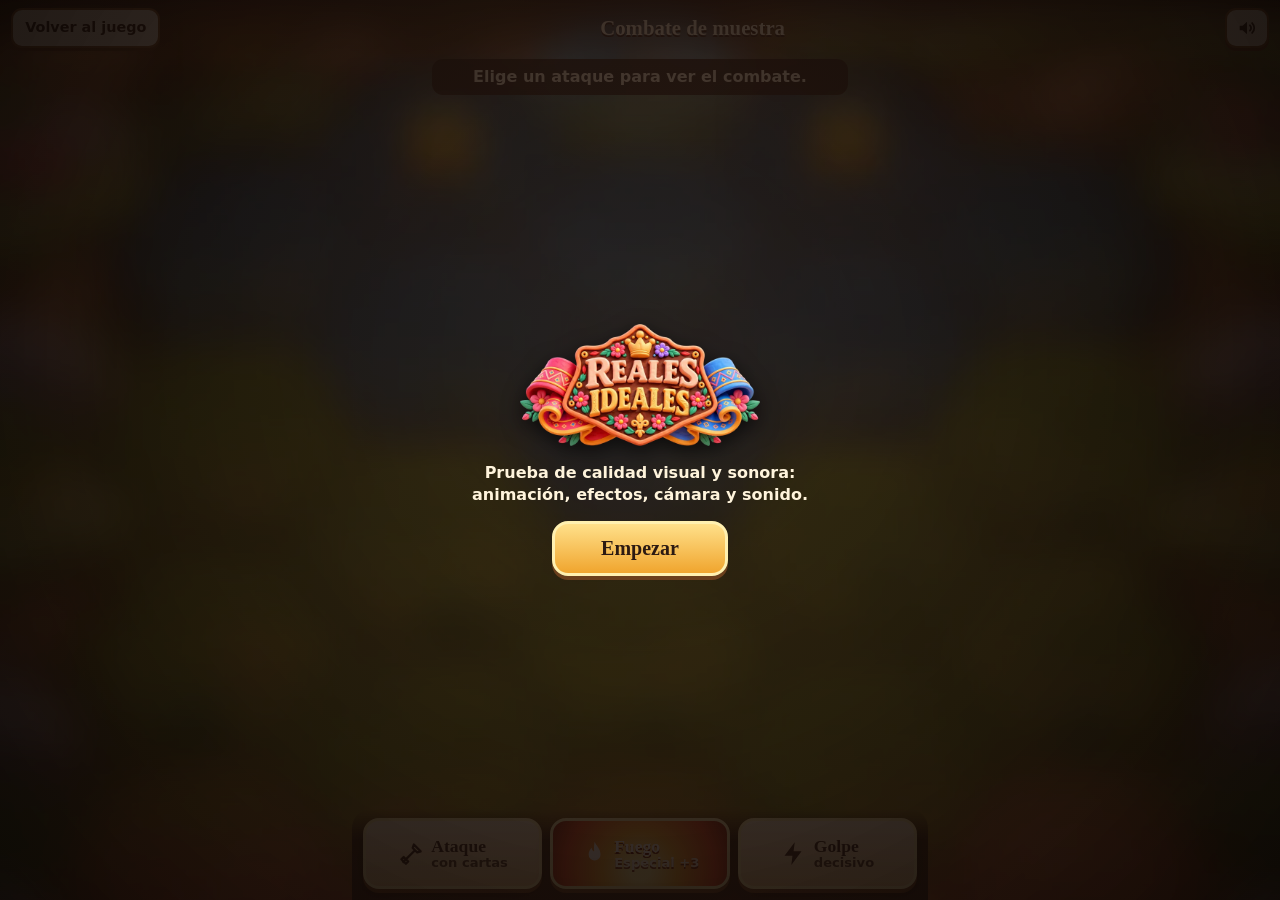
<file: muestra.html>
<!doctype html>
<html lang="es">
<head>
  <meta charset="utf-8">
  <meta name="viewport" content="width=device-width, initial-scale=1, viewport-fit=cover">
  <meta name="description" content="Combate de muestra de Reales Ideales: prueba de calidad visual y sonora.">
  <title>Reales Ideales · Combate de muestra</title>
  <link rel="stylesheet" href="muestra.css?v=001">
  <script defer src="assets/vendor/pixi-8.19.0.min.js"></script>
  <script defer src="game.js"></script>
  <script defer src="assets/escenario/campo-andino-casillas.js?v=021-escenario27"></script>
  <script defer src="muestra.js?v=003"></script>
</head>
<body>
  <div id="stage" class="stage" aria-hidden="true"></div>

  <header class="demo-top">
    <a class="demo-back" href="index.html">Volver al juego</a>
    <h1>Combate de muestra</h1>
    <button id="demo-sound" class="demo-icon" type="button" aria-pressed="true" aria-label="Sonido activado">
      <svg viewBox="0 0 24 24" width="22" height="22" aria-hidden="true" focusable="false"><path fill="currentColor" d="M4 9.5h3.2L12 5.2v13.6l-4.8-4.3H4z"/><path class="on" d="M15.2 9.1a4 4 0 0 1 0 5.8M17.6 6.6a7.5 7.5 0 0 1 0 10.8" fill="none" stroke="currentColor" stroke-width="2" stroke-linecap="round"/><path class="off" d="M15.5 9.5l5 5M20.5 9.5l-5 5" fill="none" stroke="currentColor" stroke-width="2" stroke-linecap="round"/></svg>
    </button>
  </header>

  <p id="demo-caption" class="demo-caption" role="status" aria-live="polite">Elige un ataque para ver el combate.</p>

  <nav class="demo-actions" aria-label="Variantes del combate">
    <button type="button" data-scene="normal">
      <svg viewBox="0 0 24 24" aria-hidden="true" focusable="false"><path d="M4 20 15 9M14 4l6 6-3 1-4-4zM5 15l4 4-2 2-4-4z" fill="none" stroke="currentColor" stroke-width="2" stroke-linejoin="round"/></svg>
      <span>Ataque<small>con cartas</small></span>
    </button>
    <button type="button" data-scene="fire" class="fire">
      <svg viewBox="0 0 64 64" aria-hidden="true" focusable="false"><path d="M32 4c4 10 14 16 14 30a14 14 0 0 1-28 0c0-8 4-12 7-16 1 5 3 8 6 9-1-9 0-16 1-23z" fill="currentColor"/></svg>
      <span>Fuego<small>Especial +3</small></span>
    </button>
    <button type="button" data-scene="decisive">
      <svg viewBox="0 0 24 24" aria-hidden="true" focusable="false"><path d="M13 2 4 14h7l-1 8 9-12h-7z" fill="currentColor"/></svg>
      <span>Golpe<small>decisivo</small></span>
    </button>
  </nav>

  <div id="demo-start" class="demo-start">
    <img src="assets/logo.webp" alt="Reales Ideales" width="220" height="112">
    <p>Prueba de calidad visual y sonora: animación, efectos, cámara y sonido.</p>
    <button id="demo-begin" type="button">Empezar</button>
    <p id="demo-loading" class="demo-loading" hidden>Cargando…</p>
  </div>
  <noscript>Esta muestra necesita JavaScript.</noscript>
</body>
</html>
</file>
<file: styles.css>
:root {
  color-scheme: light;
  --ink: #302018;
  --paper: #f5e5c8;
  --quiet: #654638;
  --clay: #c97a53;
  --border: #b58061;
  --blue: #357f9e;
  --red: #a7372e;
  --terracotta: url('assets/clay/terracota.webp');
  --garden-scene: url('assets/clay/campo-jardin.webp');
  --floral-ornament: url('assets/clay/flor.webp');
  --clay-grain: url('assets/clay/relieve.webp');
  --cream-clay: linear-gradient(155deg, #fff5df 8%, #f5d8b0 68%, #d7a271);
  --gold-clay: linear-gradient(157deg, #ffe488 4%, #ffc950 48%, #eaa331 80%, #c5792e);
  --blue-clay: linear-gradient(157deg, #3b7e99 4%, #235a78 55%, #194565);
}
* { box-sizing: border-box; }
[hidden] { display: none !important; }
body {
  margin: 0;
  min-height: 100vh;
  isolation: isolate;
  background: radial-gradient(ellipse at 50% 18%, #f7bb7740, #4a1d1870),
    var(--terracotta) left top / 27rem auto repeat #9a5333;
  color: var(--ink);
  font: 1rem/1.45 system-ui, sans-serif;
}
body::before, body::after {
  content: '';
  position: fixed; z-index: -1; bottom: 0;
  width: min(35vw, 27rem);
  background-size: 100% 100%;
  pointer-events: none;
}
body::before {
  left: 0; aspect-ratio: 380 / 123;
  background-image: url('assets/clay/jardin-izquierdo.webp');
  mask-image: linear-gradient(168deg, transparent 6%, black 28%), linear-gradient(to right, black 67%, transparent);
  mask-composite: intersect;
}
body::after {
  right: 0; aspect-ratio: 434 / 237;
  background-image: url('assets/clay/jardin-derecho.webp');
  mask-image: linear-gradient(200deg, transparent 4%, black 32%), linear-gradient(to left, black 63%, transparent);
  mask-composite: intersect;
}
button { font: inherit; color: inherit; cursor: pointer; }
button:disabled { cursor: default; }
button:focus-visible, summary:focus-visible { outline: 3px solid #25475a; outline-offset: 3px; }
h1, h2, p { margin: 0; }
h1 { font: 800 clamp(1.65rem, 4vw, 2.5rem)/1.13 Georgia, serif; }
h2 { font: 800 1.22rem/1.15 Georgia, serif; }
.masthead {
  position: relative; z-index: 2; display: flex; justify-content: space-between; align-items: center;
  gap: .7rem; padding: .9rem max(1rem, calc((100vw - 70rem) / 2)) 1.2rem;
  color: #fff0d4; text-shadow: 0 2px #552518;
  background: linear-gradient(167deg, #602b1c9e, #38170eb8), var(--terracotta) 0 0 / 26rem auto;
  box-shadow: 0 4px 10px #63352042;
}
.masthead::after {
  content: ''; position: absolute; inset: auto 0 0; height: .42rem;
  background: url('assets/clay/cordon.webp') left center / auto 100% repeat-x #77442d;
  pointer-events: none;
}
.brand, .header-actions { display: flex; align-items: center; gap: .55rem; }
.brand-mark { color: #f1bd66; font-size: 1.75rem; }
.header-actions { flex-wrap: wrap; justify-content: flex-end; }
.primary, .secondary, summary { font-weight: 720; }
.primary, .secondary {
  border: 1px solid #9b673e; border-radius: 1.08rem .96rem 1rem 1.15rem; padding: .53rem .72rem;
  background: var(--clay-grain), var(--cream-clay);
  box-shadow: inset 0 2px 2px #fff5d3d9, inset 0 -3px 3px #a6633a5c, 0 3px #8a5437, 0 5px 7px #4d260c55;
}
.primary {
  background: var(--clay-grain), var(--gold-clay);
  border-color: #9b5d23;
  box-shadow: inset 0 2px 2px #fff0b5, inset 0 -3px 3px #a15c2c80, 0 3px #8f4c26, 0 5px 7px #4d260c55;
}
.primary:active, .secondary:active { transform: translateY(2px); box-shadow: inset 0 2px 3px #7b442879, 0 1px #884b2b; }
.masthead .secondary { color: var(--ink); text-shadow: none; }
summary { cursor: pointer; }
.help-content { margin-block: .65rem 1rem; color: var(--quiet); }
.help-content p + p { margin-top: .6rem; }
body.playing .tutorial-demo { display: none; }
.play-layout {
  max-width: 72rem; margin: auto; padding: 1rem; display: grid;
  grid-template-columns: minmax(12rem, 1fr) minmax(20rem, 1.75fr) minmax(12rem, 1fr);
  grid-template-areas: "blue field red" "phase field history"; gap: 1rem; align-items: start;
}
.blue { grid-area: blue; --seat: #33758e; --seat-light: #c4e5df; }
.red { grid-area: red; --seat: #9e4032; --seat-light: #f7cabc; }
.seat, .panel {
  border: 1px solid var(--border); border-radius: 1.15rem; background: linear-gradient(150deg, #fff0d6, #edcdab);
  padding: .85rem; box-shadow: inset 0 2px 4px #fff8dcb0, 0 4px 0 #a86b4b, 0 9px 13px #6b3f2630;
}
.seat { border-top: .4rem solid var(--seat); }
.seat[data-prompt="true"] { outline: 3px solid var(--seat); outline-offset: 2px; }
.seat-heading, .field-heading { display: flex; align-items: center; justify-content: space-between; gap: .45rem; }
.seat-crest {
  width: clamp(1.25rem, 5.5vw, 2.35rem); height: auto; flex: none;
  filter: drop-shadow(0 2px 1px #6b3f2655);
}
.seat-heading h2 { color: #35251f; }
.seat-heading small { color: var(--quiet); }
.seat-heading strong {
  color: #fff7e8; background: var(--seat); padding: .1rem .55rem; border-radius: .6rem;
  font-size: 1.32rem; box-shadow: inset 0 2px #ffffff40, 0 3px #58392d60;
}
.hand { margin-top: .7rem; display: grid; grid-template-columns: repeat(3, minmax(0, 1fr)); gap: .3rem; }
.card, .decision-card {
  --card-gold: #eac27a;
  --card-edge: #633d26;
  --card-surface: #f2d59b;
  border: 2px solid var(--card-edge);
  border-radius: .58rem;
  background: var(--card-surface);
  box-shadow: inset 0 0 0 1px var(--card-gold), 0 3px 5px #5d352855;
  color: #331e15;
  text-align: center;
}
.card {
  position: relative;
  display: grid;
  grid-template-rows: auto minmax(2.6rem, 1fr) auto;
  gap: .18rem;
  min-width: 0;
  min-height: 6.5rem;
  aspect-ratio: 2.5 / 3.5;
  padding: .28rem;
}
.card.back {
  border: 0;
  border-radius: 11% / 8%;
  background: var(--card-back) center / 100% 100% no-repeat var(--seat, #265a79);
  box-shadow: 0 3px 5px #3f271866;
}
#hand-I { --card-back: url('assets/clay/dorso-idealista.webp'); }
#hand-R { --card-back: url('assets/clay/dorso-realista.webp'); }
.card-title {
  display: block;
  padding: .14rem .12rem;
  border-radius: .22rem;
  background: #fff2cbb0;
  font: 800 .8rem/1.1 Georgia, serif;
  overflow-wrap: anywhere;
}
.card-art {
  position: relative;
  display: grid;
  place-items: center;
  overflow: hidden;
  min-height: 0;
  border-radius: .25rem;
  border: 1px solid #63432f;
  background: radial-gradient(ellipse at 57% 39%, #fff3c9, var(--seat, #486152));
}
.card-art img { position: absolute; width: 86%; height: 94%; bottom: 0; object-fit: contain; object-position: bottom; }
.card-type { font-size: .75rem; font-weight: 750; line-height: 1.1; }
.card[data-card="weaken"], .decision-card[data-card="weaken"] { --card-surface: #cde0b5; }
.card[data-card="decisive"], .decision-card[data-card="decisive"] { --card-surface: #eac1ae; }
.card[data-card="cannon"], .decision-card[data-card="cannon"] { --card-surface: #e0d0af; }
.card[data-card="search"], .decision-card[data-card="search"] { --card-surface: #d4d7ed; }
.search-shape { color: #faf6d4; text-shadow: 0 2px #2c315c, 0 0 10px #5a77c9; font-size: clamp(1.7rem, 4vw, 3rem); }
.card.played { outline: 2px solid #ac682e; outline-offset: -2px; }
.card.played.new { animation: reveal-card .45s ease-out; }
.card.ready { outline: 2px solid var(--seat); outline-offset: -2px; }
.card.ready:hover { transform: translateY(-2px); }
.card.empty { display: grid; place-items: center; grid-template-rows: 1fr; border-style: dashed; opacity: .55; box-shadow: none; }
.field {
  grid-area: field; padding: .72rem; border: 1px solid #d3a35f; border-radius: 1.25rem;
  background: linear-gradient(#251e2729, transparent 34%, transparent 80%, #26231c99),
    var(--garden-scene) center / cover no-repeat #8ea281;
  box-shadow: inset 0 0 0 1px #fff0bc88, 0 4px 0 #553e2b, 0 8px 17px #29271966;
}
@media (orientation: portrait) {
  .field {
    background-image: linear-gradient(#251e2740, transparent 27%, transparent 80%, #26231c80),
      var(--garden-scene);
    background-position: center;
  }
}
.field-heading, .legend { padding: .25rem .4rem; color: #ffefcf; text-shadow: 0 1px #663422; font-weight: 690; }
.field-heading { margin-bottom: .6rem; }
.legend > span {
  padding: .12rem .48rem;
  border-radius: .55rem;
  background: #38251feb;
  box-shadow: inset 0 0 0 1px #ffda8f79, 0 2px 3px #29271960;
}
.legend img { flex: none; width: 1.1em; height: 1.1em; object-fit: contain; }
.board {
  margin: auto; position: relative; width: min(100%, 31rem); aspect-ratio: 1116 / 1410;
  touch-action: none; user-select: none; isolation: isolate;
  background: none;
}
.hex {
  position: absolute; display: grid; place-items: center; width: 22%;
  transform: translate(-50%, -50%); padding: 0; border: none;
  clip-path: polygon(25% 0, 75% 0, 100% 50%, 75% 100%, 25% 100%, 0 50%);
  background: transparent;
}
.hex[data-highlight="move"] { background: radial-gradient(ellipse, #20b05229 34%, #62ec7ff2 88%); }
.hex[data-highlight="target"] { background: radial-gradient(ellipse, #f5282920 42%, #ff6d4de8 88%); }
.hex[aria-pressed="true"] {
  background: radial-gradient(ellipse, #fff0a529 35%, #fff1aee8 90%);
}
.hex:focus-visible { box-shadow: inset 0 0 0 4px #ffe095; }
.hex .token { width: 62%; }
.hex .token-art { height: auto; }
.hex[data-star="true"]:has(.token)::after {
  content: '';
  position: absolute;
  top: 14%; right: 19%; width: 18%; aspect-ratio: 1;
  background: #38251f url('assets/clay/emblemas/rescate.webp') center / 78% no-repeat;
  border-radius: 50%;
  box-shadow: 0 0 0 1px #ffe2a2, 0 2px 2px #27150eb3;
  pointer-events: none;
}
.token { display: block; min-width: 0; min-height: 0; pointer-events: none; }
.token-art {
  display: block; width: 100%; height: 100%; object-fit: contain;
  filter: drop-shadow(0 2px 2px #23150f85);
}
.token.I.cannon .token-art { filter: drop-shadow(0 0 3px #30afe9) drop-shadow(0 2px 2px #382015aa); }
.token.R.cannon .token-art { filter: drop-shadow(0 0 3px #f24d4d) drop-shadow(0 2px 2px #382015aa); }
.token.origin { opacity: .55; }
.drag-token { position: fixed; z-index: 5; width: 4.4rem; height: 4.4rem; transform: translate(-50%, -50%) rotate(-6deg); }
.legend { display: flex; gap: 1rem; justify-content: center; font-size: .86rem; }
.legend span { display: flex; align-items: center; gap: .4rem; }
.controls { grid-area: phase; }
.turn-info { color: #784128; font-weight: 750; margin-bottom: .35rem; }
.instructions { color: var(--quiet); margin: .55rem 0 .75rem; }
.actions { display: flex; flex-wrap: wrap; gap: .55rem; }
#log { margin: .6rem 0 .8rem; padding-left: 1.35rem; max-height: 13rem; overflow: auto; color: var(--quiet); }
#log li { margin-bottom: .3rem; }
#decision-text { margin: .6rem 0 .85rem; color: var(--quiet); }
.decision-card {
  display: grid;
  gap: .35rem;
  width: min(100%, 12rem);
  margin: 0 auto 1rem;
  padding: .45rem;
}
.decision-card .card-title { font-size: 1.08rem; }
.decision-card .card-art { height: 9rem; }
.decision-card .card-type { font-size: .88rem; }
.card-effect { padding: .32rem; background: #fff4d8b8; border-radius: .25rem; }
@keyframes reveal-card { from { transform: rotateY(80deg); } to { transform: rotateY(0); } }
@media (max-width: 790px) {
  .play-layout { max-width: 37rem; grid-template-columns: repeat(2, minmax(0, 1fr)); grid-template-areas: "blue red" "phase phase" "field field" "history history"; gap: .85rem; }
  .board { width: min(100%, 24rem); }
}
@media (max-width: 420px) {
  .masthead, .play-layout { padding-inline: .65rem; }
  .header-actions { font-size: .83rem; gap: .3rem; }
  .seat, .panel { padding: .62rem; }
  .field-heading { font-size: .88rem; }
}
@media (prefers-reduced-motion: reduce) { .card.played.new { animation: none; } }

.battle-result { margin: .5rem .35rem; padding: .48rem .65rem; border-radius: .6rem; background: #f6d7a8; font-weight: 730; }
.battle-result[data-winner="I"] { border-left: .35rem solid var(--blue); }
.battle-result[data-winner="R"] { border-left: .35rem solid var(--red); }
.battle-result[data-winner=""] { border-left: .35rem solid #795332; }

.cover {
  position: fixed; inset: 0; isolation: isolate; overflow: hidden;
  background: #514036;
}
.cover-art {
  position: absolute; inset: 0; width: 100%; height: 100%;
  display: block; object-fit: cover; object-position: center 65%;
}
.cover-video { opacity: 0; pointer-events: none; }
.cover-video.ready { opacity: 1; }
.cover::after {
  content: ''; position: absolute; inset: 0; pointer-events: none;
  background: linear-gradient(180deg, #211c2635, transparent 26%, transparent 64%, #21141bd9);
}
#cover-title {
  position: absolute; z-index: 1; inset: max(1.1rem, env(safe-area-inset-top)) 0 auto;
  width: min(51vw, 28dvh, 19rem); margin-inline: auto;
  filter: drop-shadow(0 6px 9px #33211786);
}
#cover-title img { display: block; width: 100%; height: auto; }
.cover-actions {
  position: absolute; z-index: 1; inset: auto 0 max(1.3rem, env(safe-area-inset-bottom));
  display: grid; justify-items: center; padding-inline: max(1rem, env(safe-area-inset-left), env(safe-area-inset-right));
}
.play-options {
  width: min(100%, 39rem); display: grid; grid-template-columns: repeat(4, minmax(0, 1fr));
  gap: .55rem; justify-items: stretch;
}
.menu-play {
  min-height: 3rem; padding: .55rem .45rem;
  font: 800 clamp(.95rem, 2.45vw, 1.2rem)/1.2 Georgia, serif;
}
#play-menu { width: min(15rem, 100%); min-height: 3.45rem; font-size: 1.45rem; }
@media (orientation: portrait) {
  #cover-title { width: min(60vw, 29dvh, 17rem); }
  .play-options { width: min(100%, 25rem); grid-template-columns: repeat(2, minmax(0, 1fr)); }
}
.menu-play, .menu-play.secondary, .menu-play:active {
  border: 0; box-shadow: none;
  background: var(--menu-art, url('assets/ui/boton-azul.webp')) center / 100% 100% no-repeat;
  color: #fff5da; text-shadow: 0 1px 3px #100c0d;
}
#play-menu {
  --menu-art: url('assets/ui/boton-dorado.webp');
  color: #38210f; text-shadow: 0 1px 1px #fff5c0;
}
.menu-play:focus-visible { outline-color: #fff2b7; }
.drawer-toggle { --button-icon: url('assets/clay/dorso-idealista.webp'); }
.end-turn { --button-icon: url('assets/clay/emblemas/turno.webp'); }
#confirm[data-action="Mover"] { --button-icon: url('assets/clay/emblemas/boost.webp'); }
#confirm[data-action="Atacar"] { --button-icon: url('assets/clay/emblemas/decisive.webp'); }
.drawer-toggle::before, .end-turn::before,
#confirm[data-action="Mover"]::before, #confirm[data-action="Atacar"]::before {
  content: '';
  display: inline-block; vertical-align: -.31em;
  width: 1.38em; height: 1.35em; margin-right: .38em;
  background: var(--button-icon) center / contain no-repeat;
}
.play-layout { scroll-margin-top: .75rem; }
@media (min-width: 791px) {
  .play-layout {
    grid-template-columns: minmax(10rem, 1fr) minmax(24rem, 3fr) minmax(10rem, 1fr);
    grid-template-areas: "red field blue" "phase field history";
  }
}
.duel:not([hidden]) {
  display: grid; grid-template-columns: minmax(0, 1fr) auto minmax(0, 1fr); align-items: center;
  padding: .55rem 0 .75rem; gap: .25rem;
}
.duelist { text-align: center; display: flex; flex-direction: column; align-items: center; gap: .1rem; }
.duelist .token { width: min(100%, 4.4rem); aspect-ratio: 1; margin: .25rem auto; }
.duelist[data-defeated="true"] .token { filter: saturate(.3); opacity: .6; }
.duelist-name { font-size: .88rem; font-weight: 800; line-height: 1.15; }
.duelist-role { font-size: .78rem; color: var(--quiet); }
.duel-versus { color: #794025; font: 800 .95rem/1 Georgia, serif; }
@media (max-width: 790px) {
  .play-layout { grid-template-areas: "red blue" "phase phase" "field field" "history history"; }
  .duelist .token { width: 4.2rem; }
}
@media (max-width: 540px) {
  .field { padding: .45rem; }
}

/* Reserva de tres: cartas legibles y uniformes también en pantallas estrechas. */
.seat .hand .card { min-height: 5.5rem; padding: .16rem; grid-template-rows: auto minmax(1.8rem, 1fr) auto; gap: .1rem; }
.seat .hand .card-title { font-size: clamp(.52rem, .9vw, .68rem); padding: .12rem .04rem; }
.seat .hand .card-type { font-size: .59rem; }
.seat .hand .card-art img { width: 100%; }
.phase-indicator {
  display: table; margin: -.25rem auto .5rem; padding: .16rem .8rem;
  border: 1px solid #f8ddb06b; border-radius: 999px;
  background: #311b1f91; color: #fff2d2; text-align: center;
  text-shadow: 0 1px #26100c; font-size: .77rem; font-weight: 800;
  letter-spacing: .04em; text-transform: uppercase;
}
.phase-indicator::before {
  content: ''; display: inline-block; width: 1.15em; height: 1.15em;
  vertical-align: -.2em; margin-right: .4em;
  background: var(--status-ornament, var(--floral-ornament)) center / contain no-repeat;
}
.phase-indicator[data-phase="reveal"],
.phase-indicator[data-phase="combo"] { --status-ornament: url('assets/clay/emblemas/decisive.webp'); }
.phase-indicator[data-phase="rescue"] { --status-ornament: url('assets/clay/emblemas/rescate.webp'); }
.phase-indicator[data-phase="summon"] { --status-ornament: url('assets/clay/emblemas/cannon.webp'); }
.deck-track { display: grid; grid-template-columns: repeat(2, minmax(0, 1fr)); gap: .5rem; padding: .45rem .2rem .25rem; }
.deck-count {
  display: flex; justify-content: center; align-items: center; gap: .4rem;
  min-width: 0; border: 1px solid #f3ddad8c; border-radius: .65rem;
  padding: .4rem .2rem; background: #43291fc9; color: #fff0d2;
  font: 800 clamp(.61rem, 1vw, .73rem)/1.2 system-ui, sans-serif;
  text-align: center;
}
.deck-count strong {
  min-width: 1.85rem; padding: .2rem .35rem; border-radius: .4rem;
  background: var(--deck-color); color: #fff; font-size: 1rem;
  font-variant-numeric: tabular-nums;
}
.deck-count.idealista { --deck-color: #257ea9; }
.deck-count.realista { --deck-color: #b23a37; }
.deck-icon { color: #ffd68f; font-size: 1.15rem; text-shadow: 2px -2px #e8c38880, 4px -4px #e8c38880; }
.search-options { display: grid; gap: .4rem; margin: 1rem 0; max-height: min(46vh, 19rem); overflow: auto; }
.search-option {
  display: flex; align-items: center; gap: .65rem;
  width: 100%; text-align: left; padding: .37rem .62rem;
}
.search-option .card-art {
  display: block; flex: 0 0 2.1rem; aspect-ratio: 482 / 543;
  border: 0; border-radius: .18rem;
}
#search-info { color: var(--quiet); margin-top: .55rem; }
@media (max-width: 790px) {
  .seat .hand { gap: .18rem; }
  .seat .hand .card { min-height: 4.9rem; }
  .deck-count { font-size: .6rem; }
}

/* === v0.13 F1: interfaz de partida móvil sin desplazamiento ===
 * Una sola base CSS para GitHub Pages: el tablero nunca queda detrás
 * de las manos ni de un panel de acciones de altura indefinida.
 */
:root { --game-header: calc(50px + env(safe-area-inset-top)); --drawer-shadow: 0 -12px 32px #26140ba0; }
body.playing {
  width: 100%; height: 100dvh; min-height: 0; overflow: hidden; overscroll-behavior: none;
  background: linear-gradient(#42372863, #29413245),
    var(--garden-scene) center / cover no-repeat #53694c;
}
body.playing::before, body.playing::after { content: none; }
body.playing .masthead {
  height: var(--game-header); min-height: 0;
  padding: env(safe-area-inset-top) max(.6rem, env(safe-area-inset-right)) 0 max(.6rem, env(safe-area-inset-left));
  gap: .3rem;
}
body.playing .masthead::after { content: none; }
body.playing .brand img { width: clamp(4.75rem, 19vw, 7rem); height: auto; max-height: 40px; object-fit: contain; }
.hud-menu-button {
  display: grid; place-items: center; width: 44px; height: 44px;
  border: 1px solid #ffe0a96b; border-radius: 50%;
  background: #251a14e8; color: #fff1d7; box-shadow: 0 2px 5px #20140960;
  touch-action: manipulation;
}
.hud-menu-button:focus-visible, .brand:focus-visible { outline: 2px solid #fff0b0; outline-offset: 2px; }
.game-menu-actions { display: grid; grid-template-columns: repeat(2, minmax(0, 1fr)); gap: .65rem; margin-block: .85rem 1rem; }
.game-menu-actions button, #game-menu .dialog-actions button { min-height: 44px; }
#match-menu { grid-column: 1 / -1; }
#game-menu, #help-dialog, #history { max-height: calc(100dvh - 1rem); }
#log { max-height: min(45dvh, 20rem); }
body.playing .play-layout {
  width: 100%; max-width: 47rem;
  height: calc(100dvh - var(--game-header));
  min-height: 0; min-width: 0;
  margin: 0 auto;
  padding: .45rem max(.4rem, env(safe-area-inset-right)) calc(.45rem + env(safe-area-inset-bottom)) max(.4rem, env(safe-area-inset-left));
  display: grid; gap: .4rem; align-items: stretch;
  grid-template-columns: repeat(2, minmax(0,1fr));
  grid-template-rows: auto minmax(0,1fr) auto;
  grid-template-areas: "red blue" "field field" "phase phase";
  overflow: hidden;
}
body.playing .seat {
  --seat-ink: #fff3de;
  min-width: 0; padding: .26rem .42rem .35rem;
  border: 1px solid color-mix(in srgb, var(--seat) 68%, #eac995);
  border-radius: .8rem; color: var(--seat-ink);
  background: color-mix(in srgb, var(--seat) 35%, #241913 65%) padding-box;
  box-shadow: 0 2px 6px #20140960;
}
body.playing .seat[data-prompt="true"] {
  outline: none; border-color: #ffdc8b;
  box-shadow: inset 0 -2px #ffdc8b, 0 2px 6px #20140960;
}
body.playing .seat-heading { gap: .25rem; justify-content: start; }
body.playing .seat-crest { width: 1.1rem; }
body.playing .seat-heading h2 { flex: 1; font: 800 clamp(.73rem, 3.2vw, .98rem)/1.1 Georgia, serif; color: inherit; white-space: nowrap; }
.seat-heading .seat-ai { margin-left: .2rem; color: #ffdfae; font: 750 .62rem/1 system-ui, sans-serif; }
body.playing .seat-heading strong {
  padding: 0; flex: 0 0 auto;
  font: 800 clamp(.95rem, 4vw, 1.25rem)/1.1 system-ui, sans-serif;
  font-variant-numeric: tabular-nums; background: none; box-shadow: none;
}
body.playing .seat-stats {
  display: flex; justify-content: space-between; align-items: center; gap: .18rem; margin-top: .14rem;
}
.seat-stat { display: inline-flex; align-items: center; gap: .18rem; font: 650 .72rem/1 system-ui, sans-serif; white-space: nowrap; }
.seat-stat img, .seat-stat svg { display: block; flex: none; }
body.playing .seat .charge { padding: 1px; background: #20150f; }
body.playing .seat .charge i { width: clamp(.4rem, 1.5vw, .68rem); height: .29rem; }
body.playing .field {
  min-width: 0; min-height: 0; position: relative; display: flex;
  flex-direction: column; align-items: center; justify-content: center;
  gap: .08rem; padding: .2rem .32rem; overflow: hidden;
  border-radius: 1.05rem;
}
body.playing .field-heading {
  align-self: stretch; flex: 0 0 auto; justify-content: center;
  padding: 0; margin: 0 0 .2rem; line-height: 1.2;
}
.round-count {
  padding: .16rem .4rem; border: 1px solid #ffe0a96b; border-radius: 999px;
  background: #251a14e8; color: #fff1d7;
  font-size: .72rem; font-variant-numeric: tabular-nums; white-space: nowrap;
}
.round-count [aria-hidden] { margin-inline: .16rem; }
body.playing .turn-timer { width: 1.85rem; height: 1.85rem; }
body.playing .turn-timer::before { inset: 3px; }
body.playing .turn-timer b { font-size: .85rem; }
body.playing .phase-indicator {
  flex: 0 0 auto; margin: .05rem auto; padding: .12rem .58rem;
  font-size: clamp(.61rem, 2.3vw, .75rem); line-height: 1.15;
}
body.playing .board {
  flex: 0 1 auto; width: min(100%, calc(79.15dvh - 214px), 33rem);
  max-height: calc(100% - 2.9rem);
  margin: 0 auto; aspect-ratio: 1116 / 1410;
  background-size: 100% 100%;
}
body.playing .legend {
  flex: 0 0 auto; padding: .08rem; line-height: 1.1;
  font-size: clamp(.63rem, 2.3vw, .77rem); gap: .85rem;
}
.sr-only, body.playing .control-heading,
body.playing .play-layout[data-phase="turn"] .instructions,
body.playing .play-layout[data-phase="turn"] .phase-indicator,
body.playing.drawer-visible .phase-indicator,
body.playing.drawer-visible .controls .instructions {
  position: absolute; width: 1px; height: 1px; padding: 0; margin: -1px;
  overflow: hidden; clip-path: inset(50%); white-space: nowrap; border: 0;
}
body.playing .controls {
  grid-area: phase; position: relative; display: grid; justify-items: center; align-content: end;
  gap: .25rem; min-width: 0; min-height: 3rem; margin: 0; padding: 0;
  border: 0; background: none; box-shadow: none; pointer-events: none;
}
body.playing .controls .instructions {
  width: fit-content; max-width: 100%; padding: .24rem .65rem; margin: 0;
  color: #fff1d7; background: #251a14ed; border-radius: .65rem;
  font-size: .75rem; line-height: 1.25; text-align: center;
}
body.playing .play-layout[data-phase="turn"] .instructions,
body.playing.drawer-visible .controls .instructions { width: 1px; padding: 0; margin: -1px; }
body.playing .controls .actions {
  width: 100%; display: flex; flex-wrap: wrap; justify-content: space-between; align-items: center;
  gap: .28rem; padding: 0 .1rem .22rem;
}
body.playing .controls .actions:empty { display: none; }
body.playing .actions button {
  flex: 0 0 auto; min-height: 44px; padding: .3rem .65rem;
  font-size: .78rem; white-space: nowrap;
  border-radius: .85rem; touch-action: manipulation; pointer-events: auto;
}
body.playing .actions .drawer-toggle::before, body.playing .actions .end-turn::before { width: 1.25rem; height: 1.25rem; }
body.playing .hand-drawer {
  --drawer-max-height: min(41dvh, 18rem);
  position: fixed; z-index: 65; box-sizing: border-box;
  bottom: calc(6.85rem + env(safe-area-inset-bottom));
  left: 50%; transform: translateX(-50%);
  width: min(calc(100vw - .8rem), 28rem);
  max-height: var(--drawer-max-height);
  display: flex; flex-direction: column; gap: .3rem;
  padding: .5rem .55rem .6rem;
  border: 2px solid #e0b16e; border-bottom: 4px solid #8c4f37;
  border-radius: .85rem .85rem .45rem .45rem;
  background: var(--clay-grain), var(--cream-clay);
  box-shadow: var(--drawer-shadow);
  color: #3a251c;
}
body.playing .hand-drawer[data-side="I"] { border-color: #4896ae; }
body.playing .hand-drawer[data-side="R"] { border-color: #b15d4c; }
body.playing .drawer-toolbar {
  display: flex; align-items: center; justify-content: space-between;
  gap: .35rem; flex: 0 0 auto; font-size: .79rem; line-height: 1.15;
}
body.playing .drawer-toolbar strong { font: 800 .87rem Georgia, serif; }
body.playing #drawer-hint {
  flex: 1; text-align: right; color: #76553f; font-size: .65rem;
}
body.playing .drawer-close {
  position: relative; flex: 0 0 auto; width: 34px; height: 34px; border-radius: .5rem;
  border: 1px solid #ab7654; background: #fff2d8;
}
.drawer-close::before, .drawer-close::after {
  content: ''; position: absolute; top: 50%; left: 50%;
  width: 45%; height: 2px; border-radius: 1px; background: #583925;
  transform: translate(-50%, -50%) rotate(45deg);
}
.drawer-close::after { transform: translate(-50%, -50%) rotate(-45deg); }
body.playing .drawer-hands { min-height: 0; overflow-y: auto; }
body.playing .hand-drawer .hand {
  display: grid; margin: 0 auto;
  max-width: calc((var(--drawer-max-height) - 3.65rem) * 2.27 + .6rem);
  grid-template-columns: repeat(3,minmax(0,1fr)); gap: .3rem;
  --seat: #46839c;
}
body.playing .hand-drawer[data-side="R"] .hand { --seat: #a84a40; }
body.playing .hand-drawer .card {
  min-height: 0; padding: .17rem; gap: .1rem;
  grid-template-rows: auto minmax(1.8rem,1fr) auto;
  aspect-ratio: 2.5 / 3.3;
  border-color: #6c462d;
  box-shadow: inset 0 0 0 1px #f6d49a, 0 3px 3px #3e241a69;
}
body.playing .hand-drawer .card.back { box-shadow: 0 3px 5px #3f271866; }
body.playing .hand-drawer .card-title { font-size: clamp(.6rem, 2.3vw, .72rem); line-height: 1.1; }
body.playing .hand-drawer .card-type { font-size: .65rem; }
body.playing .hand-drawer .card-art img { width: 100%; }
body.playing .hand-drawer .card.ready { outline-width: 3px; }
body.playing .field .duel:not([hidden]) {
  position: absolute; z-index: 9;
  inset: auto .5rem 1.35rem .5rem;
  width: auto; max-width: 17rem;
  margin: auto; padding: .2rem .3rem;
  border-radius: .65rem;
  background: #fff0d9e8; box-shadow: 0 4px 12px #29180f88;
  pointer-events: none;
}
body.playing .duelist .token { width: 3.4rem; }
body.playing .duelist-name { font-size: .69rem; }
body.playing .duelist-role { font-size: .62rem; }
body.playing .field .battle-result:not([hidden]) {
  position: absolute; z-index: 10; top: 2.8rem;
  left: .4rem; right: .4rem; width: auto; margin: 0;
  padding: .25rem .5rem; font-size: .77rem; text-align: center;
}
@media (min-width: 850px) and (min-height: 610px) {
  body.playing .play-layout {
    max-width: 84rem; gap: .65rem; padding: .8rem;
    grid-template-columns: minmax(11rem, .85fr) minmax(23rem, 2.25fr) minmax(11rem, .85fr);
    grid-template-rows: minmax(0,1fr) auto;
    grid-template-areas: "red field blue" "red phase blue";
  }
  body.playing .seat { align-self: start; width: min(100%, 12rem); padding: .46rem .6rem; }
  body.playing .seat.red { justify-self: end; }
  body.playing .seat-heading h2 { font-size: 1.1rem; }
  body.playing .board {
    width: min(100%, calc(79.15dvh - 170px), 35rem);
  }
  body.playing .hand-drawer { width: min(45rem, 67vw); bottom: calc(8rem + env(safe-area-inset-bottom)); }
}
@media (orientation: landscape) and (max-height: 560px) {
  :root { --game-header: calc(48px + env(safe-area-inset-top)); }
  body.playing .masthead .brand img { max-height: 30px; }
  body.playing .play-layout {
    max-width: none;
    padding: .3rem .45rem calc(.3rem + env(safe-area-inset-bottom));
    grid-template-columns: minmax(0,1.7fr) minmax(0,.8fr) minmax(0,.8fr);
    grid-template-rows: auto minmax(0,1fr) auto;
    grid-template-areas: "field red blue" "field hand hand" "field phase phase";
    gap: .3rem;
  }
  body.playing .board { width: min(100%, calc(79.15dvh - 89px), 27rem); }
  body.playing .seat { align-self: start; }
  body.playing .seat-heading { gap: .15rem; }
  body.playing .field { justify-content: center; }
  body.playing .controls { align-self: end; }
  body.playing .hand-drawer {
    --drawer-max-height: max(6rem, calc(100dvh - var(--game-header) - 11.7rem));
    grid-area: hand; align-self: end; justify-self: end;
    position: relative; inset: auto; transform: none;
    width: min(100%, 25rem); height: min(100%, var(--drawer-max-height)); max-height: none;
  }
  body.playing .hand-drawer .drawer-close { width: 28px; height: 28px; }
  body.playing .hand-drawer .drawer-hands { flex: 1; container-type: size; }
  body.playing .hand-drawer .hand {
    width: min(100%, calc((100cqh - .25rem) * 2.27 + .6rem));
    max-width: none;
  }
  body.playing .hand-drawer .card { aspect-ratio: 2.5 / 3.3; }
}
@media (prefers-reduced-motion: reduce) {
  body.playing .hand-drawer { transition: none; }
}


/* === v0.14: materiales ilustrados aprobados ===
   Las ilustraciones originales se mantienen para piezas sin retrato equivalente.
   Los títulos de carta ya están pintados en la lámina, pero siguen en el DOM
   para los lectores de pantalla y la confirmación de efectos. */
.card.illustrated,
.decision-card.illustrated {
  position: relative;
  display: block;
  padding: 0 !important;
  border: 0 !important;
  border-radius: .35rem;
  background: transparent !important;
  box-shadow: none !important;
  overflow: hidden;
}
.card.illustrated { aspect-ratio: 482 / 543; min-height: 0; }
.illustrated .card-art {
  background-image: url('assets/v014/cartas-aprobadas.webp');
  background-repeat: no-repeat;
  background-size: 300% 200%;
}
.card.illustrated .card-art,
.decision-card.illustrated .card-art {
  display: block;
  position: absolute;
  inset: 0;
  width: 100%; height: 100%; min-height: 0;
  border: 0; border-radius: 0; padding: 0;
}
.illustrated[data-card="boost"] .card-art { background-position: 0% 0%; }
.illustrated[data-card="weaken"] .card-art { background-position: 50% 0%; }
.illustrated[data-card="major"] .card-art { background-position: 100% 0%; }
.illustrated[data-card="decisive"] .card-art { background-position: 0% 100%; }
.illustrated[data-card="cannon"] .card-art { background-position: 50% 100%; }
.illustrated .card-title,
.illustrated .card-type {
  position: absolute !important;
  width: 1px !important; height: 1px !important;
  padding: 0 !important; margin: -1px !important;
  overflow: hidden !important; white-space: nowrap !important;
  clip: rect(0,0,0,0) !important;
  clip-path: inset(50%) !important;
}
body.playing .hand-drawer .card.illustrated {
  min-height: 0; padding: 0;
  aspect-ratio: 482 / 543;
  box-shadow: none;
}
body.playing .hand-drawer .card.illustrated .card-art { background-size: 300% 200%; }
.decision-card.illustrated {
  width: min(100%, 16rem);
  margin: .35rem auto .65rem;
  overflow: visible;
  display: flex; flex-direction: column; gap: .35rem;
}
.decision-card.illustrated .card-art {
  position: relative; flex: none;
  aspect-ratio: 482 / 543;
  height: auto !important;
  max-width: 100%;
  margin: 0;
}
.decision-card.illustrated .card-effect {
  position: relative; display: block; text-align: left;
  margin: .3rem .2rem; padding: .45rem .65rem;
  border: 1px solid #e6bc78;
  background: #fff4d8; color: #543221;
  font-size: .83rem; border-radius: .5rem;
}
.decision-card.illustrated[data-card="boost"] { --effect-icon: url('assets/clay/emblemas/boost.webp'); }
.decision-card.illustrated[data-card="weaken"] { --effect-icon: url('assets/clay/emblemas/weaken.webp'); }
.decision-card.illustrated[data-card="major"] { --effect-icon: url('assets/clay/emblemas/major.webp'); }
.decision-card.illustrated[data-card="decisive"] { --effect-icon: url('assets/clay/emblemas/decisive.webp'); }
.decision-card.illustrated[data-card="cannon"] { --effect-icon: url('assets/clay/emblemas/cannon.webp'); }
.decision-card.illustrated:not([data-card="search"]) .card-effect {
  display: flex; align-items: center; gap: .45rem;
}
.decision-card.illustrated:not([data-card="search"]) .card-effect::before {
  content: ''; flex: 0 0 1.65rem; height: 1.8rem;
  background: var(--effect-icon) center / contain no-repeat;
}
/* Orden visual: mis cartas a la izquierda, final de turno a la derecha. */
body.playing .controls .actions .drawer-toggle { order: 1; }
body.playing .controls .actions .end-turn {
  order: 20;
  margin-left: auto;
}

/* === Efectos de combate y cartas (eventos del motor) === */
.sound-toggle { display: inline-grid; place-items: center; min-width: 2.6rem; padding-inline: .5rem; line-height: 1; }
.sound-toggle svg { display: block; overflow: visible; }
.sound-toggle .speaker { fill: currentColor; }
.sound-toggle .sound-on, .sound-toggle .sound-off { fill: none; stroke: currentColor; stroke-width: 2; stroke-linecap: round; }
.sound-toggle .sound-off, .sound-toggle[data-sound="off"] .sound-on { display: none; }
.sound-toggle[data-sound="off"] .sound-off { display: inline; }
.sound-toggle[data-sound="off"] { opacity: .75; }
.fx-layer { position: fixed; inset: 0; z-index: 1100; pointer-events: none; overflow: hidden; }
.fx { position: absolute; left: 0; top: 0; width: var(--size, 60px); height: var(--size, 60px);
  margin: calc(var(--size, 60px) / -2) 0 0 calc(var(--size, 60px) / -2); border-radius: 50%; }

/* Proyectil en parábola: X lineal, Y con subida y caída. */
.fx-shell-x { width: 0; height: 0; margin: 0; border-radius: 0; animation: fx-shell-x .72s linear forwards; }
.fx-shell { position: absolute; left: -.55rem; top: -.55rem; width: 1.1rem; height: 1.1rem; border-radius: 50%;
  background: radial-gradient(circle at 35% 35%, #fff6d0, #ffb22e 40%, #b3401b 75%);
  box-shadow: 0 0 10px 4px #ffb84d, -6px 6px 14px 3px #ff7a2a88, -14px 14px 18px 2px #ffffff40;
  animation: fx-shell-y .72s forwards; }
.fx-shell.side-I { box-shadow: 0 0 10px 4px #7fd3ff, -6px 6px 14px 3px #3a8fd088, -14px 14px 18px 2px #ffffff40; }
.fx-shell.side-R { box-shadow: 0 0 10px 4px #ff9c6a, -6px 6px 14px 3px #d0403a88, -14px 14px 18px 2px #ffffff40; }
@keyframes fx-shell-x { to { transform: translateX(var(--dx)); } }
@keyframes fx-shell-y {
  0% { transform: translateY(0) scale(.7); animation-timing-function: cubic-bezier(.2, .7, .5, 1); }
  50% { transform: translateY(var(--peak)) scale(1.15); animation-timing-function: cubic-bezier(.5, 0, .8, .3); }
  100% { transform: translateY(var(--dy)) scale(.9); }
}
.fx-muzzle { background: radial-gradient(circle, #fff 0 15%, #ffd166 35%, #ff7b2e66 60%, transparent 70%);
  animation: fx-pop .45s ease-out forwards; }
.fx-impact { background: radial-gradient(circle, #fff 0 12%, #ffe08a 30%, #ff6a2a 55%, transparent 70%);
  animation: fx-pop .6s ease-out forwards; }
.fx-lock { border: 3px dashed #ffef9a; box-shadow: 0 0 0 3px #9d312f inset, 0 0 14px #ffdd7a;
  animation: fx-lock 1.4s ease-out forwards; }
@keyframes fx-pop { from { transform: scale(.2); opacity: 1; } to { transform: scale(1.6); opacity: 0; } }
@keyframes fx-lock {
  0% { transform: scale(1.8) rotate(0); opacity: 0; }
  25% { transform: scale(1) rotate(90deg); opacity: 1; }
  80% { opacity: 1; }
  100% { transform: scale(.9) rotate(120deg); opacity: 0; }
}

/* Explosión de la batalla. */
.fx-explosion { background: radial-gradient(circle, #fffbe8 0 10%, #ffd34d 25%, #ff7b22 45%, #b3261e 62%, #3a1b1300 72%);
  filter: drop-shadow(0 0 12px #ff9a3c); animation: fx-explode 1.1s cubic-bezier(.15, .8, .3, 1) forwards; }
.fx-explosion.big { --size: 140px !important; }
.fx-explosion::after { content: ''; position: absolute; inset: 15%; border-radius: 50%;
  background: radial-gradient(circle, #5a4a40cc, #2b211b00 70%); opacity: 0; animation: fx-smoke 1.1s ease-out forwards; }
.fx-shockwave { border: 4px solid #fff2c2; animation: fx-shock .8s ease-out forwards; }
.fx-debris { width: 9px; height: 9px; margin: -4px 0 0 -4px; border-radius: 2px; background: #ffcf5a;
  box-shadow: 0 0 6px #ff8a2a; animation: fx-debris .85s cubic-bezier(.1, .7, .4, 1) forwards; }
@keyframes fx-explode {
  0% { transform: scale(.15); opacity: 1; }
  35% { transform: scale(1.5); opacity: 1; }
  100% { transform: scale(1.9); opacity: 0; }
}
@keyframes fx-smoke { 30% { opacity: .9; } 100% { opacity: 0; transform: translateY(-30%) scale(1.6); } }
@keyframes fx-shock { from { transform: scale(.3); opacity: 1; } to { transform: scale(2.6); opacity: 0; border-width: 1px; } }
@keyframes fx-debris {
  from { transform: translate(0, 0) rotate(0); opacity: 1; }
  to { transform: translate(var(--dx), var(--dy)) rotate(260deg); opacity: 0; }
}

/* Activación de carta: emblema que estalla en el color de la carta. */
.fx-card-burst { --size: 7rem; display: grid; place-items: center;
  color: var(--glow); font: 900 3rem/1 Georgia, serif; text-shadow: 0 0 10px var(--color), 0 3px 2px #2a1410;
  background: radial-gradient(circle, color-mix(in srgb, var(--glow) 70%, transparent) 0 18%, color-mix(in srgb, var(--color) 60%, transparent) 40%, transparent 68%);
  animation: fx-card 1.05s cubic-bezier(.2, .9, .3, 1.2) forwards; }
.fx-card-burst::before { content: ''; position: absolute; inset: -30%; border-radius: 50%;
  background: repeating-conic-gradient(from 0deg, var(--glow) 0 6deg, transparent 6deg 30deg);
  mask: radial-gradient(circle, transparent 30%, #000 45%, transparent 70%);
  opacity: .7; animation: fx-spin 1.05s linear forwards; }
.fx-card-burst img { width: 72%; height: 72%; object-fit: contain; filter: drop-shadow(0 0 8px var(--glow)) drop-shadow(0 3px 2px #2a1410); }
@keyframes fx-card {
  0% { transform: scale(.2) rotate(-25deg); opacity: 0; }
  30% { transform: scale(1.25) rotate(4deg); opacity: 1; }
  70% { transform: scale(1); opacity: 1; }
  100% { transform: scale(1.4) translateY(-20px); opacity: 0; }
}
@keyframes fx-spin { to { transform: rotate(120deg); opacity: 0; } }

/* Destello de pantalla y rayos de combo o victoria. */
.fx-flash { position: fixed; inset: 0; width: auto; height: auto; margin: 0; border-radius: 0;
  background: radial-gradient(circle at 50% 45%, color-mix(in srgb, var(--glow) 55%, transparent), color-mix(in srgb, var(--color) 40%, transparent) 55%, transparent 85%);
  mix-blend-mode: screen; animation: fx-flash .85s ease-out forwards; }
@keyframes fx-flash { 0% { opacity: 0; } 15% { opacity: 1; } 100% { opacity: 0; } }
.fx-rays { --size: 22rem; background: repeating-conic-gradient(from 0deg, #fff0a0aa 0 8deg, transparent 8deg 22deg);
  mask: radial-gradient(circle, #000 15%, transparent 70%); animation: fx-rays 1.1s ease-out forwards; }
@keyframes fx-rays { from { transform: scale(.3) rotate(0); opacity: 1; } to { transform: scale(1.3) rotate(60deg); opacity: 0; } }

/* Movimiento, invocación y rescate. */
.fx-dust { background: radial-gradient(circle, #e9d3a8cc 0 30%, #c8a36f55 55%, transparent 70%);
  animation: fx-dust .65s ease-out forwards; }
@keyframes fx-dust { from { transform: scale(.4) translateY(20%); opacity: .9; } to { transform: scale(1.4) translateY(10%); opacity: 0; } }
.fx-summon { border: 4px solid #ffd9a0; box-shadow: 0 0 18px #ffb35a, 0 0 18px #ffb35a inset;
  animation: fx-summon 1.25s ease-in-out forwards; }
@keyframes fx-summon {
  0% { transform: scale(2.4); opacity: 0; }
  60% { transform: scale(.85); opacity: 1; }
  75% { transform: scale(1.1); }
  100% { transform: scale(1.5); opacity: 0; }
}
.fx-rescue { background:
    radial-gradient(circle at 30% 70%, #fff 0 3px, transparent 4px),
    radial-gradient(circle at 70% 60%, #fff 0 2px, transparent 3px),
    radial-gradient(circle at 50% 30%, #fff 0 3px, transparent 4px),
    radial-gradient(circle, #9ff0c8aa, #306a5700 70%);
  animation: fx-rescue 1.25s ease-out forwards; }
@keyframes fx-rescue { from { transform: translateY(30%) scale(.5); opacity: 0; } 30% { opacity: 1; } to { transform: translateY(-60%) scale(1.3); opacity: 0; } }

/* Temblor del campo tras un impacto. */
.field.fx-shake .board { animation: fx-shake .45s ease-out; }
.field.fx-shake-strong .board { animation: fx-shake .6s ease-out; --shake: 9px; }
@keyframes fx-shake {
  0%, 100% { transform: translate(0, 0); }
  15% { transform: translate(calc(var(--shake, 5px) * -1), 2px); }
  30% { transform: translate(var(--shake, 5px), -2px); }
  45% { transform: translate(calc(var(--shake, 5px) * -.6), 1px); }
  60% { transform: translate(calc(var(--shake, 5px) * .5), -1px); }
  80% { transform: translate(-1px, 0); }
}

/* Sin movimiento: solo apariciones y desvanecimientos breves en el sitio. */
@media (prefers-reduced-motion: reduce) {
  .fx, .fx::before, .fx::after { animation: fx-fade 1s ease-out forwards !important; transform: none !important; }
  .fx-debris, .fx-rays, .fx-shell-x { display: none; }
  .field.fx-shake .board, .field.fx-shake-strong .board { animation: none; }
}
@keyframes fx-fade { 0% { opacity: 0; } 15% { opacity: 1; } 70% { opacity: 1; } 100% { opacity: 0; } }

/* === v0.15: animaciones de estilo artillería antes de los banners === */
/* Mientras dura una animación no se aceptan jugadas. */
body.fx-busy .play-layout { pointer-events: none; }
.token.fx-pending { visibility: hidden; }

/* Ficha que avanza como un camioncito: avance a tumbos con inclinación. */
.fx-vehicle { width: var(--w); height: var(--h); margin: calc(var(--h) / -2) 0 0 calc(var(--w) / -2); border-radius: 0; }
.fx-vehicle > .token { width: 100%; height: 100%; }
.fx-vehicle { animation: fx-travel .9s cubic-bezier(.45, .05, .4, 1) forwards; }
.fx-vehicle > .token { animation: fx-bumpy .9s linear forwards; transform-origin: 50% 90%; }
@keyframes fx-travel { to { transform: translate(var(--dx), var(--dy)) scale(var(--end-scale, 1)); } }
@keyframes fx-bumpy {
  0% { transform: rotate(0) translateY(0); }
  8% { transform: rotate(calc(var(--tilt) * -1)) translateY(-1px); }
  18% { transform: rotate(var(--tilt)) translateY(-5px); }
  30% { transform: rotate(calc(var(--tilt) * .4)) translateY(0); }
  42% { transform: rotate(var(--tilt)) translateY(-6px); }
  54% { transform: rotate(calc(var(--tilt) * -.3)) translateY(0); }
  66% { transform: rotate(var(--tilt)) translateY(-4px); }
  78% { transform: rotate(0) translateY(0); }
  88% { transform: rotate(calc(var(--tilt) * -1.4)) translateY(-2px); }
  100% { transform: rotate(0) translateY(0); }
}
.fx-dust.small { animation-duration: .6s; }

/* Globos de diálogo: "¡Ok!" y "¡Al ataque!". */
.fx-bubble {
  width: max-content; height: auto; margin: 0; padding: .32rem .7rem; border-radius: 1rem;
  background: #fffaf0; color: #2c1a12; border: 3px solid #3b2418;
  font: 900 clamp(.9rem, 2.4vw, 1.15rem)/1.1 Georgia, serif; white-space: nowrap;
  box-shadow: 0 4px 0 #3b241855, 0 6px 14px #1d0f0a66;
  transform-origin: 0 100%; transform: translate(0, -100%);
  animation: fx-bubble-pop 1s cubic-bezier(.2, 1.6, .4, 1) forwards;
}
.fx-bubble.to-left { transform-origin: 100% 100%; translate: -100% 0; }
.fx-bubble.side-I { border-color: #235f82; }
.fx-bubble.side-R { border-color: #9d312f; }
.fx-bubble::after {
  content: ''; position: absolute; bottom: -12px; left: 12px; width: 14px; height: 14px;
  background: inherit; border: inherit; border-width: 0 3px 3px 0; border-radius: 0 0 4px 0;
  transform: rotate(45deg) skew(10deg, 10deg);
}
.fx-bubble.to-left::after { left: auto; right: 12px; }
@keyframes fx-bubble-pop {
  0% { transform: translate(0, -100%) scale(.2); opacity: 0; }
  18% { transform: translate(0, -100%) scale(1.08); opacity: 1; }
  28% { transform: translate(0, -100%) scale(1); }
  82% { transform: translate(0, -100%) scale(1); opacity: 1; }
  100% { transform: translate(0, -115%) scale(.95); opacity: 0; }
}

/* Escaparate de cartas activadas: entra volando, se voltea y se aparta. */
.fx-showcase {
  width: min(15rem, 70vw); height: auto; margin: 0; border-radius: 1rem; translate: -50% -50%;
  display: grid; justify-items: center; gap: .45rem; padding: .7rem .7rem .9rem;
  background: radial-gradient(circle at 50% 35%, color-mix(in srgb, var(--glow, #fff2c6) 55%, transparent), transparent 70%), #2a1712e6;
  border: 3px solid var(--color, #c79a52); box-shadow: 0 0 0 4px #2a171299, 0 0 28px var(--color, #c79a52);
  perspective: 700px;
  animation: fx-showcase-in 1.7s cubic-bezier(.2, .9, .3, 1) forwards;
}
.fx-showcase.from-R { --from: -60vw; }
.fx-showcase.from-I { --from: 60vw; }
.fx-showcase.pass { width: min(12rem, 60vw); animation-duration: 1s; --color: #8a7a6a; }
.fx-showcase-who { color: #fff2d0; font: 800 .95rem/1.1 system-ui, sans-serif; letter-spacing: .04em; text-transform: uppercase; }
.fx-showcase-pass { color: #fff7e6; font: 900 1.4rem/1 Georgia, serif; }
.fx-showcase-card { width: min(10.5rem, 52vw); min-height: 0; animation: fx-flip .5s .15s ease-out both; backface-visibility: hidden; }
.fx-showcase-card .card-title { font-size: 1.05rem; }
.fx-showcase-effect { max-width: 13rem; padding: .3rem .55rem; border-radius: .45rem; background: #fff4d8; color: #2c1a12;
  font: 700 .9rem/1.25 system-ui, sans-serif; text-align: center; }
@keyframes fx-showcase-in {
  0% { transform: translateX(var(--from, 0)) rotate(-12deg) scale(.6); opacity: 0; }
  20% { transform: translateX(0) rotate(2deg) scale(1.04); opacity: 1; }
  28% { transform: rotate(0) scale(1); }
  82% { transform: scale(1); opacity: 1; }
  100% { transform: translateY(-30px) scale(.85); opacity: 0; }
}
@keyframes fx-flip { from { transform: rotateY(90deg); } to { transform: rotateY(0); } }

/* Apertura de la vista previa de la carta. */
@keyframes card-menu-in { from { opacity: 0; scale: .98; } to { opacity: 1; scale: 1; } }

@media (prefers-reduced-motion: reduce) {
  .fx-vehicle, .fx-vehicle > .token { animation: none !important; }
  .fx-bubble, .fx-showcase { animation: fx-fade 1s ease-out forwards !important; transform: translate(0, -100%) !important; }
  .fx-showcase { transform: none !important; }
  .fx-showcase-card { animation: none; }
}
/* El resultado se lee después de la explosión, no antes. */
body.fx-busy .battle-result { visibility: hidden; }

/* === v0.15: fuerza de combate visible y contadores tras la explosión === */
.duel-force {
  display: inline-flex; align-items: baseline; gap: .3rem; margin-top: .15rem;
  padding: .1rem .55rem; border-radius: 999px; background: #2c1a12; color: #fff4d8;
}
.duelist[data-side="I"] .duel-force { background: #235f82; }
.duelist[data-side="R"] .duel-force { background: #9d312f; }
.duel-force-label { font: 700 .7rem/1 system-ui, sans-serif; text-transform: uppercase; letter-spacing: .05em; }
.duel-force-value { font: 900 1.5rem/1 Georgia, serif; display: inline-block; }
.duel-force-value.bump-up { animation: force-bump .5s ease-out; color: #c8ffb5; }
.duel-force-value.bump-down { animation: force-bump .5s ease-out; color: #ffc2b5; }
@keyframes force-bump { 0% { transform: scale(1); } 40% { transform: scale(1.5); } 100% { transform: scale(1); } }
.force-chips { display: flex; flex-wrap: wrap; justify-content: center; gap: .15rem; max-width: 9rem; margin-top: .15rem; }
.force-chip {
  padding: .05rem .35rem; border-radius: .4rem; font: 750 .66rem/1.25 system-ui, sans-serif; white-space: nowrap;
  background: #efe1c4; color: #4a3326;
}
.force-chip.up { background: #d6f0c8; color: #1f5a1c; }
.force-chip.down { background: #f6d0c6; color: #8a221b; }
.force-chip.decisive { background: #2c1a12; color: #ffd98a; }
.duel[data-lead="I"] .duelist[data-side="I"] .duel-force,
.duel[data-lead="R"] .duelist[data-side="R"] .duel-force { box-shadow: 0 0 0 2px #f0b52e, 0 0 10px #f0b52e; }
body.playing .field .duel:not([hidden]) { max-width: 20rem; }
body.playing .duelist .duel-force-value { font-size: 1.3rem; }

/* Número que vuela desde la carta hasta el marcador. */
.fx-number {
  width: max-content; height: auto; margin: 0; border-radius: 0; translate: -50% -100%;
  font: 900 2.2rem/1 Georgia, serif; color: #fff;
  -webkit-text-stroke: 2px #1f5a1c; paint-order: stroke fill; text-shadow: 0 3px 0 #1f5a1c, 0 0 14px #9dff7a;
  animation: fx-number 1.35s cubic-bezier(.2, 1.4, .4, 1) forwards;
}
.fx-number.down { -webkit-text-stroke-color: #8a221b; text-shadow: 0 3px 0 #8a221b, 0 0 14px #ff8a7a; }
.fx-number.decisive { font-size: 1.5rem; -webkit-text-stroke-color: #2c1a12; text-shadow: 0 3px 0 #2c1a12, 0 0 14px #ffd98a; color: #ffd98a; }
@keyframes fx-number {
  0% { transform: translateY(20px) scale(.3); opacity: 0; }
  20% { transform: translateY(-10px) scale(1.25); opacity: 1; }
  35% { transform: translateY(-14px) scale(1); }
  80% { opacity: 1; }
  100% { transform: translateY(-46px) scale(.9); opacity: 0; }
}

/* Resumen de fuerza en el cajón de cartas. */
#drawer-hint:has(.hint-force) { display: flex; flex-wrap: wrap; align-items: center; justify-content: flex-end; gap: .25rem .45rem; }
.hint-force { font: 800 .9rem/1.1 system-ui, sans-serif; color: #2c1a12; }
.hint-status { padding: .08rem .45rem; border-radius: 999px; font: 800 .74rem/1.3 system-ui, sans-serif; }
.hint-status.up { background: #d6f0c8; color: #1f5a1c; }
.hint-status.down { background: #f6d0c6; color: #8a221b; }
.hint-status.tie { background: #efe1c4; color: #4a3326; }
.hint-rule { font-size: .72rem; color: var(--quiet); }

/* Contador de fichas: baja con un golpe después de la explosión. */
.count-drop { animation: count-drop .7s ease-out; }
@keyframes count-drop {
  0% { transform: scale(1); }
  25% { transform: scale(1.45); color: #ffd98a; }
  100% { transform: scale(1); }
}
@media (prefers-reduced-motion: reduce) {
  .fx-number { animation: fx-fade 1.2s ease-out forwards !important; transform: none !important; }
  .duel-force-value.bump-up, .duel-force-value.bump-down, .count-drop { animation: none; }
}

/* === v0.15: barra y ataques especiales === */
.charge { display: inline-flex; gap: 2px; align-items: center; padding: 2px; border-radius: 4px; background: #2c1a12; }
.charge i { width: .8rem; height: .42rem; border-radius: 2px; background: #5b4334; }
.seat.blue .charge i.full { background: linear-gradient(#9fe2ff, #2c8cc4); }
.seat.red .charge i.full { background: linear-gradient(#ffb59f, #c4412c); }
.charge.ready { box-shadow: 0 0 0 2px #f0b52e, 0 0 10px #f0b52e; animation: charge-ready 1.2s ease-in-out infinite; }
.charge.ready i { background: linear-gradient(#fff4b0, #f0b52e) !important; }
@keyframes charge-ready { 50% { box-shadow: 0 0 0 2px #fff4b0, 0 0 18px #f0b52e; } }
.special-toggle.primary { background: linear-gradient(#ffe08a, #f0a52e); border-color: #8a5a10; font-weight: 900; }
.hex[data-highlight="origin"] { background: radial-gradient(ellipse, #f0b52e33 34%, #ffd34df0 88%); }
.hex[data-power="true"] .token { filter: drop-shadow(0 0 8px #ffd34d) drop-shadow(0 0 3px #fff4b0); }

.fx-power-aura { border-radius: 50%;
  background: radial-gradient(circle, transparent 35%, #fff4b0aa 45%, #f0b52e66 60%, transparent 72%);
  box-shadow: 0 0 30px 10px #f0b52e88; animation: fx-aura 1.5s ease-out forwards; }
.fx-power-aura.side-I { box-shadow: 0 0 30px 10px #5ac8ff88; }
.fx-power-aura.side-R { box-shadow: 0 0 30px 10px #ff6a4a88; }
@keyframes fx-aura {
  0% { transform: scale(2.4); opacity: 0; }
  30% { transform: scale(1); opacity: 1; }
  70% { transform: scale(1.15); opacity: 1; }
  100% { transform: scale(1.8); opacity: 0; }
}
.fx-power-name {
  width: max-content; max-width: 92vw; height: auto; margin: 0; border-radius: 0; translate: -50% -50%;
  padding: .25rem 1rem; text-align: center; white-space: nowrap;
  font: 900 clamp(1.6rem, 6vw, 3.2rem)/1.05 Georgia, serif; letter-spacing: .03em; text-transform: uppercase;
  color: #fff7e6; -webkit-text-stroke: 2px #2c1a12; paint-order: stroke fill;
  text-shadow: 0 4px 0 #2c1a12, 0 0 22px #f0b52e;
  animation: fx-power-name 1.5s cubic-bezier(.2, 1.3, .4, 1) forwards;
}
.fx-power-name.side-I { text-shadow: 0 4px 0 #12364c, 0 0 22px #5ac8ff; }
.fx-power-name.side-R { text-shadow: 0 4px 0 #4c1612, 0 0 22px #ff6a4a; }
@keyframes fx-power-name {
  0% { transform: scale(3) skewX(-12deg); opacity: 0; }
  18% { transform: scale(.95) skewX(0); opacity: 1; }
  26% { transform: scale(1.05); }
  80% { transform: scale(1); opacity: 1; }
  100% { transform: scale(1.1); opacity: 0; }
}
@media (prefers-reduced-motion: reduce) {
  .charge.ready { animation: none; }
  .fx-power-name { animation: fx-fade 1.4s ease-out forwards !important; transform: none !important; }
}

/* === v0.16: secuencia, temporizador, botón de fuego, cartas del rival, pantallas finales === */
/* Mientras corre una animación o un banner, las cartas y menús esperan su turno. */
body.fx-busy .hand-drawer,
body.fx-busy .special-fire { visibility: hidden; }

/* Temporizador circular. */
.turn-timer {
  --progress: 1; position: relative; display: inline-grid; place-items: center; width: 2.6rem; height: 2.6rem; border-radius: 50%;
  background: conic-gradient(#f0b52e calc(var(--progress) * 360deg), #3b241866 0); box-shadow: 0 2px 6px #1d0f0a66;
}
.turn-timer::before { content: ''; position: absolute; inset: 4px; border-radius: 50%; background: #2c1a12; }
.turn-timer b { position: relative; color: #fff4d8; font: 900 1.05rem/1 Georgia, serif; }
.turn-timer.warning { background: conic-gradient(#e53b2c calc(var(--progress) * 360deg), #3b241866 0); animation: timer-warn .5s ease-in-out infinite alternate; }
.turn-timer.warning b { color: #ffd0c8; }
.turn-timer.paused { opacity: .55; animation: none; }
@keyframes timer-warn { to { transform: scale(1.12); } }
.turn-timer[hidden] { display: none; }

/* Botón redondo de fuego del ataque especial. */
.special-fire {
  position: absolute; z-index: 11; right: .6rem; bottom: 2.2rem; width: 5.2rem; height: 5.2rem; padding: 0;
  display: grid; place-items: center; align-content: center; gap: 0; border-radius: 50%; border: 3px solid #fff0b0;
  background: radial-gradient(circle at 50% 70%, #fff3a0 0 12%, #ffb02e 32%, #e8431c 62%, #7a1608 100%);
  color: #fff; cursor: pointer; text-shadow: 0 2px 0 #5a1006;
  box-shadow: 0 0 0 3px #7a1608, 0 0 18px 6px #ff7a2a99, inset 0 -6px 12px #7a160888;
  animation: fire-breathe 1.4s ease-in-out infinite;
}
.special-fire[hidden] { display: none; }
.special-fire::before {
  content: ''; position: absolute; inset: -10px; border-radius: 50%; z-index: -1;
  background: conic-gradient(from 0deg, #ffd34d00, #ff7a2a, #ffd34d00 30%, #ff5a1a 55%, #ffd34d00 70%, #ffb02e 90%, #ffd34d00);
  filter: blur(4px); animation: fire-spin 2.2s linear infinite;
}
.flame-outer { fill: #fff3a0; }
.flame-inner { fill: #ff7a2a; }
.special-fire-label { font: 900 .74rem/1 Georgia, serif; letter-spacing: .06em; text-transform: uppercase; }
.special-fire-power { max-width: 4.6rem; font: 800 .55rem/1.1 system-ui, sans-serif; text-align: center; opacity: .95; }
.special-fire:not(.armed) { filter: saturate(.75); }
.special-fire.armed { animation-duration: .8s; }
.special-fire.active { box-shadow: 0 0 0 3px #fff, 0 0 26px 10px #ffb02e; animation-duration: .5s; }
.special-fire:focus-visible { outline: 3px solid #fff; outline-offset: 4px; }
@keyframes fire-breathe { 50% { transform: scale(1.06); box-shadow: 0 0 0 3px #7a1608, 0 0 28px 10px #ff7a2acc, inset 0 -6px 12px #7a160888; } }
@keyframes fire-spin { to { transform: rotate(360deg); } }

/* Cartas activadas del rival siempre visibles. */
.rival-played { display: flex; align-items: center; gap: .5rem; padding: .3rem .55rem; margin: 0 .4rem .3rem;
  border-radius: .55rem; background: #2c1a12e6; color: #fff4d8; }
.rival-played[hidden] { display: none; }
.rival-played[data-side="I"] { box-shadow: inset 4px 0 0 #4896ae; }
.rival-played[data-side="R"] { box-shadow: inset 4px 0 0 #b15d4c; }
.rival-played-label { font: 800 .72rem/1.15 system-ui, sans-serif; text-transform: uppercase; letter-spacing: .04em; max-width: 6.5rem; }
.rival-played-cards, .duel-cards { display: flex; gap: .3rem; align-items: center; }
.mini-card.card { width: 2.6rem; min-height: 0; padding: .08rem; gap: 0; grid-template-rows: auto 1fr; flex: none; }
.mini-card .card-title { font-size: .42rem; padding: .04rem; line-height: 1; }
.mini-card .card-type { display: none; }
.rival-played .mini-card.card { width: 3.2rem; }
.mini-empty { font: 650 .7rem/1.2 system-ui, sans-serif; opacity: .8; }
.duel-cards { justify-content: center; margin-top: .15rem; min-height: 1.2rem; }
.duel-cards .mini-empty { color: var(--quiet); font-size: .6rem; }

/* Ataque especial: foco oscuro, ficha destacada, partículas y nombre con su efecto. */
.fx-spotlight { position: fixed; inset: 0; width: auto; height: auto; margin: 0; border-radius: 0;
  background: radial-gradient(circle at var(--x) var(--y), transparent 0 var(--r), #0a0503c7 calc(var(--r) + 60px));
  animation: fx-spot 2.3s ease-in-out forwards; }
@keyframes fx-spot { 0% { opacity: 0; } 12% { opacity: 1; } 85% { opacity: 1; } 100% { opacity: 0; } }
.fx-hero > .token { filter: drop-shadow(0 0 10px var(--glow, #ffd34d)) drop-shadow(0 0 4px #fff); animation: fx-hero 2.3s ease-in-out forwards; }
@keyframes fx-hero { 0% { transform: scale(1); } 20% { transform: scale(1.3); } 60% { transform: scale(1.22) translateY(-4px); } 75% { transform: scale(1.4); } 100% { transform: scale(1); } }
.fx-power-aura { background: radial-gradient(circle, transparent 35%, color-mix(in srgb, var(--color, #fff4b0) 70%, transparent) 45%, color-mix(in srgb, var(--glow, #f0b52e) 45%, transparent) 60%, transparent 72%); }
.fx-particle { width: 8px; height: 8px; margin: -4px 0 0 -4px; background: var(--color); box-shadow: 0 0 8px var(--glow);
  opacity: 0; animation: fx-gather 2.3s cubic-bezier(.3, .6, .4, 1) var(--delay) forwards; }
.fx-particle.shape-spark { width: 3px; height: 14px; border-radius: 2px; }
.fx-particle.shape-ember { border-radius: 50%; width: 9px; height: 9px; }
.fx-particle.shape-rock { border-radius: 2px; width: 10px; height: 8px; box-shadow: 0 0 4px #00000066; }
.fx-particle.shape-ring { background: transparent; border: 2px solid var(--color); border-radius: 50%; width: 14px; height: 14px; }
.fx-particle.shape-smoke { border-radius: 50%; width: 18px; height: 18px; filter: blur(3px); opacity: 0; }
@keyframes fx-gather {
  0% { transform: translate(var(--dx), var(--dy)) scale(.4) rotate(0); opacity: 0; }
  15% { opacity: 1; }
  45% { transform: translate(0, 0) scale(1) rotate(180deg); opacity: 1; }
  55% { transform: translate(0, 0) scale(.3); opacity: .6; }
  80% { transform: translate(calc(var(--dx) * 1.3), calc(var(--dy) * 1.3)) scale(1.2) rotate(360deg); opacity: .9; }
  100% { transform: translate(calc(var(--dx) * 1.6), calc(var(--dy) * 1.6)) scale(.6); opacity: 0; }
}
.fx-power-name { display: grid; justify-items: center; gap: .35rem; white-space: normal; text-transform: none; font: inherit; -webkit-text-stroke: 0; text-shadow: none;
  animation: fx-power-name 2.3s cubic-bezier(.2, 1.3, .4, 1) forwards; }
.fx-power-title { font: 900 clamp(1.7rem, 6.5vw, 3.4rem)/1.05 Georgia, serif; letter-spacing: .03em; text-transform: uppercase; text-align: center;
  color: #fff7e6; -webkit-text-stroke: 2px #2c1a12; paint-order: stroke fill; text-shadow: 0 4px 0 #2c1a12, 0 0 26px var(--color, #f0b52e); }
.fx-power-desc { max-width: min(30rem, 88vw); padding: .3rem .8rem; border-radius: .6rem; background: #2c1a12d9; color: #fff4d8;
  border: 2px solid var(--color, #f0b52e); font: 750 clamp(.85rem, 2.6vw, 1.05rem)/1.3 system-ui, sans-serif; text-align: center; }

/* Pantallas de victoria o derrota y estadísticas. */
.end-screen, .stats-screen { position: fixed; inset: 0; z-index: 1200; display: grid; place-items: center; padding: 1rem;
  background: radial-gradient(circle at 50% 40%, #2c1a12cc, #0a0503f2); }
.end-screen[hidden], .stats-screen[hidden] { display: none; }
.end-card { display: grid; justify-items: center; gap: .6rem; padding: 1.6rem 2rem 1.4rem; text-align: center; color: #fff4d8;
  animation: end-in .6s cubic-bezier(.2, 1.4, .4, 1) both; }
.end-kicker { margin: 0; font: 800 .95rem/1.2 system-ui, sans-serif; letter-spacing: .08em; text-transform: uppercase; }
.end-title { margin: 0; font: 900 clamp(3rem, 14vw, 6.5rem)/1 Georgia, serif; letter-spacing: .04em;
  -webkit-text-stroke: 3px #2c1a12; paint-order: stroke fill; color: #ffd34d; text-shadow: 0 6px 0 #2c1a12, 0 0 40px #f0b52e; }
.end-screen[data-kind="lose"] .end-title { color: #c9c2bb; text-shadow: 0 6px 0 #1a1210, 0 0 30px #6a1a10; }
.end-screen[data-kind="draw"] .end-title { color: #fff4d8; text-shadow: 0 6px 0 #2c1a12, 0 0 30px #8a7a6a; }
.end-screen[data-side="I"][data-kind="win"] .end-title { text-shadow: 0 6px 0 #12364c, 0 0 40px #5ac8ff; }
.end-screen[data-side="R"][data-kind="win"] .end-title { text-shadow: 0 6px 0 #4c1612, 0 0 40px #ff6a4a; }
.end-text { margin: 0; max-width: 26rem; font: 650 1rem/1.4 system-ui, sans-serif; }
.end-ok { min-width: 9rem; min-height: 3.2rem; margin-top: .6rem; font-size: 1.2rem; }
@keyframes end-in { from { transform: scale(.5); opacity: 0; } to { transform: scale(1); opacity: 1; } }
.stats-card { width: min(34rem, 100%); max-height: 100%; overflow: auto; padding: 1.1rem 1.2rem; border-radius: 1rem;
  background: #fff7e6; color: #2c1a12; border: 3px solid #8a5a2b; box-shadow: 0 16px 40px #000a; animation: end-in .4s ease-out both; }
.stats-card h2 { margin: 0 0 .3rem; font: 900 1.5rem/1.1 Georgia, serif; }
.stats-summary { margin: 0 0 .7rem; color: #5a4334; font: 650 .9rem/1.3 system-ui, sans-serif; }
.stats-mvp { display: flex; align-items: center; gap: .7rem; padding: .5rem .7rem; margin-bottom: .7rem; border-radius: .7rem; background: #f6e3bd; }
.stats-mvp .token { width: 3.6rem; height: 3.6rem; flex: none; }
.stats-mvp-text { display: grid; gap: .1rem; }
.stats-mvp-label { font: 800 .72rem/1.1 system-ui, sans-serif; text-transform: uppercase; letter-spacing: .06em; color: #8a5a2b; }
.stats-mvp-name { font: 900 1.05rem/1.15 Georgia, serif; }
.stats-mvp-detail { font: 650 .85rem/1.2 system-ui, sans-serif; }
.stats-table { width: 100%; border-collapse: collapse; font: 650 .9rem/1.3 system-ui, sans-serif; }
.stats-table th, .stats-table td { padding: .32rem .4rem; border-bottom: 1px solid #e3cfa8; text-align: center; }
.stats-table th[scope="row"] { text-align: left; font-weight: 700; }
.stats-table .col-I { color: #1d5675; font-weight: 800; }
.stats-table .col-R { color: #8a2a22; font-weight: 800; }
.stats-actions { display: flex; flex-wrap: wrap; justify-content: flex-end; gap: .5rem; margin-top: .9rem; }
.stats-actions button { min-height: 2.8rem; }

@media (prefers-reduced-motion: reduce) {
  .special-fire, .special-fire::before, .turn-timer.warning, .end-card, .stats-card { animation: none; }
  .fx-particle { display: none; }
  .fx-spotlight, .fx-hero > .token { animation: fx-fade 2.2s ease-out forwards !important; }
}
.fx-hero { width: var(--w); height: var(--h); margin: calc(var(--h) / -2) 0 0 calc(var(--w) / -2); border-radius: 0; }
.fx-hero > .token { width: 100%; height: 100%; }
.rival-played .mini-card.card { width: 3.9rem; }

/* === v0.17: escena integrada, nada tapa las fichas, sin desplazamientos === */
/* Una sola escena: el tablero se apoya sobre el empedrado de la plaza. */
body.playing {
  background: radial-gradient(ellipse at 50% 58%, transparent 38%, #1a0c0670 100%),
    linear-gradient(#ffd9a018, transparent 40%),
    var(--garden-scene) center 42% / cover no-repeat #53694c;
}
body.playing .field { background: transparent; border-color: transparent; box-shadow: none; }
body.playing .board-stage {
  flex: 1 1 auto; min-height: 0; width: 100%; position: relative;
  display: grid; place-items: center; container-type: size;
}
body.playing .board {
  width: min(100cqw, calc(100cqh * .7915), 35rem); max-height: none; margin: 0;
  /* Inclinación leve y sombra de contacto: el tablero descansa sobre el suelo. */
  transform: perspective(1600px) rotateX(9deg); transform-origin: 50% 60%;
  filter: drop-shadow(0 16px 10px #2a140a80) drop-shadow(0 3px 2px #2a140a66);
}
body.playing .hex .token { filter: drop-shadow(0 4px 2px #2a140a73); }

/* Cajón de cartas sin desplazamiento interno. */
body.playing .drawer-hands { overflow: hidden; }
body.playing .hand-drawer { overflow: hidden; }

/* Botón de fuego dentro del dock, con guía paso a paso encima. */
body.playing .special-fire {
  right: auto; left: 50%; top: auto; bottom: .22rem; translate: -50% 0;
  width: 44px; height: 44px; pointer-events: auto;
}
body.playing .special-fire-label, body.playing .special-fire-power { display: none; }
.special-hint {
  position: absolute; z-index: 12; left: 50%; bottom: calc(100% + .35rem); translate: -50% 0; margin: 0;
  width: max-content; max-width: min(17rem, 82vw); padding: .3rem .55rem; border-radius: .7rem;
  background: #fff7e6; color: #2c1a12; border: 2px solid #e8431c;
  font: 800 clamp(.75rem, 2.6vw, .9rem)/1.2 system-ui, sans-serif; text-align: center;
  box-shadow: 0 6px 14px #1d0f0a80; pointer-events: none;
  animation: hint-bounce 1s ease-in-out infinite;
}
.special-hint::after {
  content: ''; position: absolute; left: 50%; top: 100%; translate: -50% 0;
  border: .7rem solid transparent; border-top-color: #e8431c; border-bottom: 0;
}
.special-hint[data-step="piece"]::after { right: auto; left: 50%; translate: -50% 0; border-top-color: transparent; }
.special-hint[data-step="piece"]::before {
  content: ''; position: absolute; left: 50%; bottom: 100%; translate: -50% 0;
  border: .7rem solid transparent; border-bottom-color: #e8431c; border-top: 0;
}
@keyframes hint-bounce { 50% { transform: translateY(-5px); } }
body.fx-busy .special-hint { visibility: hidden; }

/* Fichas que pueden lanzar su ataque especial: anillo de fuego. */
.hex .token.ss-glow { position: relative; filter: drop-shadow(0 0 6px #ff7a2a) drop-shadow(0 0 2px #fff3a0); animation: ss-pulse 1s ease-in-out infinite; }
.hex .token.ss-glow::after {
  content: ''; position: absolute; inset: -9%; border-radius: 50%;
  border: 3px solid #ffb02e; box-shadow: 0 0 10px 3px #ff7a2acc, inset 0 0 8px #ff7a2a99;
  animation: ss-ring 1s ease-in-out infinite;
}
@keyframes ss-pulse { 50% { transform: translateY(-3px); } }
@keyframes ss-ring { 50% { inset: -15%; opacity: .55; } }

/* Exploración: cuadrícula de cartas, sin lista desplazable. */
#search-choice { width: min(34rem, calc(100vw - 1.2rem)); max-height: calc(100dvh - 1.2rem); overflow: hidden; }
.search-options { display: grid; grid-template-columns: repeat(3, minmax(0, 1fr)); gap: .45rem; max-height: none; overflow: visible; margin: .7rem 0; }
.search-option {
  display: grid; justify-items: center; align-content: start; gap: .12rem; width: auto; padding: .3rem .25rem .35rem;
  border-radius: .7rem; border: 2px solid #c9995f; background: #fff2d8; text-align: center; color: #2c1a12; box-shadow: 0 3px 0 #a5784a;
}
.search-option:hover, .search-option:focus-visible { border-color: #f0b52e; }
.search-option .search-face.card { width: min(100%, 6.6rem, calc((100dvh - 16rem) / 2 * .89)); pointer-events: none; }
.search-name { font: 800 .78rem/1.1 Georgia, serif; }
.search-count { font: 650 .68rem/1.1 system-ui, sans-serif; color: var(--quiet); }

/* Móvil vertical: el cajón entra en el flujo y el tablero se encoge para seguir entero a la vista. */
@media (orientation: portrait) and (max-width: 849px) {
  body.playing .play-layout {
    grid-template-rows: auto minmax(0, 1fr) auto auto;
    grid-template-areas: "red blue" "field field" "hand hand" "phase phase";
  }
  body.playing .hand-drawer {
    grid-area: hand; position: relative; inset: auto; transform: none;
    width: 100%; max-height: none; padding: .35rem .45rem .45rem; gap: .25rem;
  }
  body.playing .hand-drawer .hand { max-width: 17.5rem; }
  body.playing .rival-played { margin: 0; padding: .2rem .45rem; }
  body.playing .rival-played .mini-card.card { width: 2.5rem; }
  body.playing .rival-played-label { font-size: .62rem; }
  body.playing .field .duel:not([hidden]) {
    position: static; inset: auto; width: 100%; max-width: 22rem; margin: .1rem auto 0; flex: 0 0 auto;
  }
  body.playing.drawer-visible .field .duel { display: none; }
  body.playing .legend { display: none; }
}

/* Escritorio: cartas a la derecha y duelo a la izquierda, en los márgenes de la plaza. */
@media (min-width: 850px) and (min-height: 610px) {
  body.playing .hand-drawer, body.playing .field .duel:not([hidden]) {
    position: fixed; transform: none; bottom: auto;
    top: calc(var(--game-header) + 8.6rem);
    width: min(26rem, calc(50vw - 15.8rem)); max-width: none;
  }
  body.playing .hand-drawer { left: auto; right: .8rem; max-height: calc(100dvh - var(--game-header) - 9.6rem); }
  body.playing .field .duel:not([hidden]) { left: .8rem; right: auto; padding: .6rem; }
  body.playing .duelist .token { width: 4.4rem; }
  body.playing .duelist-name { font-size: .85rem; }
  body.playing .duelist-role { font-size: .72rem; }
  body.playing .duel .mini-card.card { width: 3.3rem; }
}
@media (prefers-reduced-motion: reduce) {
  .special-hint, .hex .token.ss-glow, .hex .token.ss-glow::after { animation: none; }
}
@media (min-width: 700px) {
  #help-dialog { width: min(44rem, calc(100vw - 2rem)); }
  .help-content { column-count: 2; column-gap: 1.2rem; }
  .help-content p { break-inside: avoid; }
}
/* Móvil horizontal: el duelo pasa a la columna derecha y el cajón usa todo su espacio. */
@media (orientation: landscape) and (max-height: 560px) {
  body.playing .hand-drawer { height: 100%; max-height: none; padding: .3rem .4rem; gap: .2rem; }
  body.playing .rival-played { margin: 0; padding: .1rem .4rem; gap: .35rem; }
  body.playing .rival-played .mini-card.card { width: 1.7rem; }
  body.playing .rival-played-label { font-size: .58rem; }
  body.playing .drawer-toolbar { font-size: .7rem; }
  body.playing .field .duel:not([hidden]) {
    position: fixed; inset: auto; left: auto; right: .45rem; top: calc(var(--game-header) + 5.6rem);
    width: calc(48vw - 1.2rem); max-width: none; margin: 0; padding: .25rem;
  }
  body.playing.drawer-visible .field .duel { display: none; }
  body.playing .duel .force-chips, body.playing .duel .duel-cards .mini-empty { display: none; }
  body.playing .duelist .token { width: 2.6rem; }
}
/* Objetivo de ataque: mira giratoria y pulso, visible también sobre las casillas rojas. */
.hex[data-highlight="target"] { background: radial-gradient(ellipse, #ffffff40 28%, #ff3b1ff2 72%); animation: target-pulse .8s ease-in-out infinite alternate; }
.hex[data-highlight="target"] .token { position: relative; }
.hex[data-highlight="target"] .token::after {
  content: ''; position: absolute; inset: -4%; border-radius: 50%;
  border: 3px dashed #fff; box-shadow: 0 0 0 2px #c8160e, 0 0 10px #ff3b1f;
  animation: target-spin 2.4s linear infinite;
}
@keyframes target-pulse { to { filter: brightness(1.25); } }
@keyframes target-spin { to { transform: rotate(360deg); } }
@media (prefers-reduced-motion: reduce) {
  .hex[data-highlight="target"], .hex[data-highlight="target"] .token::after { animation: none; }
}

/* === v0.18: tablero SVG integrado (sin imagen ni códigos pintados) === */
.board, body.playing .board { background: none; }
.board-art { position: absolute; inset: 0; width: 100%; height: 100%; overflow: visible; pointer-events: none; z-index: 0; }
.board .hex { z-index: 1; }
.board-shadow polygon { fill: #2a140a; opacity: .28; filter: blur(10px); }
.board-rim-dark polygon { fill: #6b4a2e; stroke: #5a3a22; stroke-width: 46; stroke-linejoin: round; }
.board-rim-light polygon { fill: none; stroke: url(#rim); stroke-width: 30; stroke-linejoin: round; }
.board-tiles .tile { stroke: #5c3b22; stroke-width: 7; stroke-linejoin: round; }
.board-tiles .tile-N { opacity: .9; }
.board-grain { opacity: .32; mix-blend-mode: multiply; }
.board-star { fill: #ffd24d; stroke: #8a5a10; stroke-width: 4; stroke-linejoin: round; opacity: .85; }
.board-garlands image { filter: drop-shadow(0 4px 3px #2a140a66); }
/* Botón y ventana de ajustes. */
.settings-button { display: inline-grid; place-items: center; min-width: 2.4rem; padding-inline: .45rem; line-height: 1; }
.settings-button svg { display: block; }
#settings { width: min(26rem, calc(100vw - 1.2rem)); }
.settings-form { display: grid; gap: .55rem; margin-top: .6rem; }
.settings-form fieldset { display: flex; flex-wrap: wrap; gap: .35rem; margin: 0; padding: 0; border: 0; }
.settings-form legend { width: 100%; margin-bottom: .2rem; font: 800 .9rem/1.2 Georgia, serif; }
.settings-form label { position: relative; flex: 1 1 0; }
.settings-form input { position: absolute; opacity: 0; inset: 0; margin: 0; cursor: pointer; }
.settings-form label { display: grid; place-items: center; min-height: 2.5rem; padding: .3rem .5rem; border-radius: .6rem;
  border: 2px solid #c9995f; background: #fff7e6; font: 750 .88rem/1.1 system-ui, sans-serif; cursor: pointer; text-align: center; }
.settings-form label:has(input:checked) { background: linear-gradient(#ffe08a, #f0b52e); border-color: #8a5a10; color: #2c1a12; }
.settings-form label:has(input:focus-visible) { outline: 3px solid #25475a; outline-offset: 2px; }
.settings-form .dialog-actions { margin-top: .3rem; }
#board-video-status { margin: 0; text-align: center; font: 650 .8rem/1.3 system-ui, sans-serif; }
/* === v0.19: escenario "Campo andino" (video en bucle como tablero) === */
body.playing[data-theme="andes"] {
  background: radial-gradient(ellipse at 50% 55%, transparent 35%, #0d1a0a80 100%),
    url('assets/escenario/campo-andino-fondo.webp') center 35% / cover no-repeat #3d6a2e;
}
.board[data-theme="andes"], body.playing .board[data-theme="andes"] {
  aspect-ratio: 720 / 1080; transform: none; filter: drop-shadow(0 10px 18px #0d1a0a99);
}
body.playing .board[data-theme="andes"] { width: min(100cqw, calc(100cqh * .6667), 34rem); }
.board-video {
  position: absolute; inset: 0; z-index: 0; width: 100%; height: 100%;
  object-fit: cover; object-position: 50% 100%; border-radius: 1.1rem; pointer-events: none;
  box-shadow: 0 0 0 3px #f4d58d, 0 0 0 6px #6b4a2e;
}
.board[data-theme="andes"] .hex { width: 24.5%; }
.board[data-theme="andes"] .hex .token { width: 66%; }
/* Sobre el pasto verde, los destinos se marcan en dorado y blanco. */
.board[data-theme="andes"] .hex[data-highlight="move"] { background: radial-gradient(ellipse, #fff8d040 30%, #ffe066e6 80%); }
.board[data-theme="andes"] .hex[data-highlight="origin"] { background: radial-gradient(ellipse, #ffffff40 30%, #ffffffd9 80%); }
.board[data-theme="andes"] .hex[aria-pressed="true"] { background: radial-gradient(ellipse, #fff7 30%, #ffffffee 85%); }

/* === v0.20: escenario con perspectiva, fichas sobre el terreno y pantalla completa === */
/* Visor: muestra el fotograma del escenario (recortando el cielo en escritorio). */
.board-viewport {
  position: relative; overflow: hidden; border-radius: 1.1rem; flex: none;
  width: min(100cqw, calc(100cqh * var(--scene-aspect, .6667)), 34rem); aspect-ratio: var(--scene-aspect, .6667);
}
body[data-theme="andes"] .board-viewport { box-shadow: 0 0 0 3px #f4d58d, 0 0 0 6px #6b4a2e, 0 12px 24px #0d1a0a99; }
#board.board[data-geometry] {
  position: absolute; margin: 0; width: 100%; aspect-ratio: auto; max-height: none;
  transform: none; filter: none; background: none; overflow: visible;
}
#board[data-geometry] .hex { transform: none; z-index: 1; }
#board[data-geometry] .board-video { border-radius: 0; box-shadow: none; object-fit: cover; object-position: 50% 50%; }

/* Fichas: una capa propia en el mismo sistema de coordenadas del escenario. */
.token-layer { position: absolute; inset: 0; z-index: 2; pointer-events: none; }
.token-layer > .token { position: absolute; display: block; aspect-ratio: 1; height: auto; filter: drop-shadow(0 3px 2px #1d0f0a80); }
.token-layer > .token .token-art { width: 100%; height: 100%; }
/* Sombra de contacto achatada: la ficha queda apoyada en el suelo. */
.token-layer > .token::before {
  content: ''; position: absolute; z-index: -1; left: 12%; right: 12%; bottom: -3%; height: 20%;
  border-radius: 50%; background: radial-gradient(ellipse, #1d0f0acc 0 35%, #1d0f0a00 70%);
}
.token-layer > .token[data-selected="true"] { translate: 0 -7%; filter: drop-shadow(0 0 6px #fff) drop-shadow(0 0 2px #fff3a0); }
.token-layer > .token[data-power="true"] { filter: drop-shadow(0 0 8px #ffd34d) drop-shadow(0 0 3px #fff4b0); }
.token-layer > .token.ss-glow { filter: drop-shadow(0 0 6px #ff7a2a) drop-shadow(0 0 2px #fff3a0); animation: ss-pulse 1s ease-in-out infinite; }
.token-layer > .token.ss-glow::after, .token-layer > .token[data-highlight="target"]::after {
  content: ''; position: absolute; inset: 2% 2% 8%; border-radius: 50%;
}
.token-layer > .token.ss-glow::after { border: 3px solid #ffb02e; box-shadow: 0 0 10px 3px #ff7a2acc, inset 0 0 8px #ff7a2a99; animation: ss-ring 1s ease-in-out infinite; }
.token-layer > .token[data-highlight="target"]::after {
  border: 3px dashed #fff; box-shadow: 0 0 0 2px #c8160e, 0 0 10px #ff3b1f; animation: target-spin 2.4s linear infinite;
}
.token-layer > .token .token-star {
  position: absolute; top: 2%; right: 2%; width: 26%; aspect-ratio: 1; border-radius: 50%;
  background: #38251f url('assets/clay/emblemas/rescate.webp') center / 78% no-repeat; box-shadow: 0 0 0 1px #ffe2a2;
}
.token-layer > .token.fx-pending { visibility: hidden; }
@media (prefers-reduced-motion: reduce) {
  .token-layer > .token.ss-glow, .token-layer > .token::after { animation: none; }
}

/* Pantalla completa en móvil vertical: el video es el escenario y la interfaz flota encima. */
body.scene-full { background: #2d4a22; }
body.scene-full .board-viewport {
  position: fixed; inset: 0; z-index: 0; width: auto; aspect-ratio: auto; border-radius: 0; box-shadow: none;
}
body.scene-full .masthead { position: relative; z-index: 3; background: none; box-shadow: none; }
body.scene-full .play-layout {
  position: relative; z-index: 2; max-width: none; pointer-events: none; background: none;
  grid-template-columns: minmax(0, 1fr) 3rem minmax(0, 1fr);
  grid-template-areas: "red . blue" "field field field" "hand hand hand" "phase phase phase";
}
body.scene-full .hand-drawer, body.scene-full .duel { pointer-events: auto; }
body.scene-full .field { background: none; }
body.scene-full .board-stage { container-type: normal; }
body.scene-full .legend { display: none; }
body.scene-full .field-heading {
  position: fixed; left: 50%; top: calc(var(--game-header) + .42rem); translate: -50% 0;
  flex-direction: column-reverse; gap: .18rem; width: 3rem;
}
body.scene-full .round-count { padding-block: .05rem; }
/* Cartas y duelo en la franja del cielo, entre los marcadores y el terreno. */
body.scene-full .hand-drawer, body.scene-full .field .duel:not([hidden]) {
  position: fixed; z-index: 4; left: .4rem; right: .4rem; width: auto; max-width: none; margin: 0;
  --cards-top: calc(var(--game-header) + 3.75rem);
  top: var(--cards-top); transform: none;
  max-height: calc(var(--grid-top, 18rem) - var(--cards-top) - .25rem);
}
body.scene-full .hand-drawer {
  display: grid; grid-template-rows: auto auto minmax(0, 1fr);
  height: min(13rem, calc(var(--grid-top, 18rem) - var(--cards-top) - .25rem));
  padding: .3rem .4rem; gap: .2rem;
}
body.scene-full .hand-drawer:not([data-open-hands="true"]) { grid-template-rows: auto minmax(0, 1fr); }
body.scene-full.revealing .hand-drawer:not([data-open-hands="true"]) { grid-template-rows: auto auto minmax(0, 1fr); }
body.scene-full .hand-drawer .drawer-hands { min-height: 0; container-type: size; }
body.scene-full .hand-drawer .hand {
  height: 100%; width: min(100%, calc(100cqh * .758 * 3 + .6rem)); max-width: none; margin: 0 auto;
}
body.scene-full .rival-played { padding: .1rem .4rem; }
body.scene-full .rival-played .mini-card.card { width: 1.9rem; }
body.scene-full.drawer-visible .field .duel { display: none; }
body.scene-full .field .duel:not([hidden]) { padding: .2rem; }
body.scene-full .duel .force-chips, body.scene-full .duel .duel-cards { display: none; }
body.scene-full .duelist .token { width: 2.6rem; }
/* Las casillas del escenario siguen siendo táctiles bajo la capa de interfaz. */
body.scene-full #board .hex { pointer-events: auto; }
body.scene-full > .board-viewport { z-index: 0; }
body.scene-full > .play-layout, body.scene-full > main { position: relative; z-index: 2; }
/* Combate en pantalla completa: los marcadores se apartan y las cartas o el duelo
   ocupan la franja entre la cabecera y las fichas, sin taparlas. */
body.scene-full.revealing .seat { visibility: hidden; }
body.scene-full.revealing .round-count { display: none; }
body.scene-full.revealing .hand-drawer, body.scene-full.revealing .field .duel:not([hidden]) {
  --cards-top: calc(var(--game-header) + .25rem);
}
body.scene-full.revealing .hand-drawer { height: min(16rem, calc(var(--grid-top, 18rem) - var(--cards-top) - .25rem)); }
body.scene-full.revealing .hand-drawer .drawer-toolbar { padding-right: 0; }
body.scene-full.revealing .field-heading { top: env(safe-area-inset-top); height: 50px; flex-direction: row; z-index: 6; }
/* Cajón compacto en pantalla completa: una línea de título y fuerza, una de cartas del rival. */
body.scene-full .drawer-toolbar { flex-wrap: nowrap; gap: .3rem; min-height: 0; font-size: .7rem; }
body.scene-full .drawer-toolbar strong { font-size: .72rem; white-space: nowrap; }
body.scene-full #drawer-hint { display: flex; flex-wrap: nowrap; align-items: center; justify-content: flex-end; gap: .25rem; overflow: hidden; white-space: nowrap; }
body.scene-full .hint-rule { display: none; }
body.scene-full .hint-force { font-size: .68rem; }
body.scene-full .hint-status { font-size: .58rem; padding: 0 .3rem; }
body.scene-full .drawer-close { width: 26px; height: 26px; }
body.scene-full .rival-played { gap: .3rem; }
body.scene-full .rival-played-label { max-width: none; white-space: nowrap; font-size: .55rem; }
body.scene-full #drawer-hint { min-width: 0; }
body.scene-full .drawer-toolbar strong { flex: 0 1 auto; min-width: 0; overflow: hidden; text-overflow: ellipsis; }
@media (max-width: 400px) { body.scene-full .hint-status { display: none; } }

/* El paisaje rellena los márgenes cuando el terreno debe encajar en una pantalla estrecha. */
body.scene-full[data-theme="andes"] .board-viewport {
  background: linear-gradient(#23465d66, #1f391988),
    url('assets/escenario/campo-andino-fondo.webp') center / cover #2d4a22;
}

body.playing .hand-drawer[data-open-hands="true"] .drawer-hands {
  display: grid;
  grid-template-columns: repeat(2, minmax(0, 1fr));
  gap: .55rem;
}
body.playing .hand-drawer[data-open-hands="true"] .reserve {
  display: grid;
  grid-template-rows: auto minmax(0, 1fr);
  align-content: start;
  min-width: 0;
}
body.playing .hand-drawer[data-open-hands="true"] .reserve-label {
  margin-bottom: .25rem;
  color: #334553;
  font-size: .75rem;
  font-weight: 750;
  text-align: center;
}
body.playing .hand-drawer[data-open-hands="true"] #reserve-R .reserve-label { color: #853a31; }
body.playing .hand-drawer[data-open-hands="true"] .hand { width: 100%; gap: .22rem; }
body.playing .hand-drawer[data-open-hands="true"] .card.front:disabled { opacity: 1; }
body.scene-full .hand-drawer[data-open-hands="true"] { grid-template-rows: auto minmax(0, 1fr); }
body.scene-full .hand-drawer[data-open-hands="true"] .hand {
  width: min(100%, calc((100cqh - 1.3rem) * .758 * 3 + .44rem));
}

@media (min-width: 850px) and (min-height: 610px) {
  body.playing .hand-drawer[data-open-hands="true"] .drawer-hands { grid-template-columns: minmax(0, 1fr); }
}
@media (orientation: landscape) and (max-height: 560px) {
  body.playing .hand-drawer[data-open-hands="true"] .hand {
    width: min(100%, calc((100cqh - 1.25rem) * 2.66 + .44rem));
  }
}

/* HUD táctil de partida. */
.seat-turn { display: none; }
@media (orientation: portrait) and (max-width: 849px) {
  body.playing .seat[data-prompt="true"] .seat-turn {
    display: inline;
    color: #ffdf94;
    font: 800 .56rem/1 system-ui, sans-serif;
  }
  body.playing .turn-timer { width: 2.45rem; height: 2.45rem; }
  body.playing .turn-timer small { font-size: .57rem; }
  body.scene-full .field-heading { top: calc(var(--game-header) + .14rem); }
  body.scene-full.revealing .field-heading { top: env(safe-area-inset-top); }

  body.playing .controls .actions { padding: 0; }
  body.playing .actions button { min-width: 44px; border-radius: .6rem; }
  body.playing .actions .drawer-toggle {
    border: 1px solid #e5bc7a;
    background: #2e5055;
    color: #fff4dd;
    box-shadow: none;
  }
  body.playing .actions .drawer-toggle[aria-expanded="true"] {
    background: #f6d48b;
    color: #302018;
  }
  body.playing .special-fire { bottom: .24rem; }
  body.playing.ss-ready .actions .drawer-toggle,
  body.playing.ss-ready .actions .end-turn { max-width: calc(50% - 24px); }
  body.playing.ss-ready .actions .drawer-toggle::before,
  body.playing.ss-ready .actions .end-turn::before { display: none; }
}

/* Mano fija, carga radial y acciones de fase. */
body.playing .masthead .match-clock {
  margin-inline: auto;
  padding: .25rem .65rem;
  border: 1px solid #d5a262;
  border-radius: 999px;
  background: #172f36;
  color: #fff0d0;
  font: 800 .85rem/1.1 system-ui, sans-serif;
  font-variant-numeric: tabular-nums;
}
body.playing .controls:has(.battle-dock) { background: none; border: 0; padding: 0; box-shadow: none; }
body.playing .battle-dock {
  display: grid;
  grid-template-columns: auto minmax(0, 1fr) minmax(0, auto);
  align-items: center;
  gap: .4rem;
  width: min(100%, 34rem);
  padding: .3rem .4rem;
  border: 1px solid #d5a262;
  border-radius: .85rem;
  background: linear-gradient(160deg, #204047, #10282f);
  box-shadow: 0 2px 6px #20140960;
  pointer-events: auto;
}
.hud-hand { display: flex; justify-content: center; gap: .3rem; min-width: 0; }
.hud-card, .hand-handoff {
  min-height: 44px;
  border: 1px solid #d5a262;
  border-radius: .55rem;
  background: #342c23;
  color: #fff1d7;
  box-shadow: none;
}
.hud-card { flex: 0 1 52px; min-width: 39px; padding: .2rem; }
.hud-card img { display: block; width: 100%; height: 32px; object-fit: contain; }
.hand-handoff { padding: .2rem .45rem; white-space: normal; font-size: .72rem; }
body.playing .battle-dock .actions { justify-content: flex-end; padding: 0; }
body.playing .battle-dock .actions button { white-space: normal; max-width: 8rem; line-height: 1.05; }
body.playing .battle-dock .end-turn { margin: 0; max-width: 5rem; }
body.playing .battle-dock .end-turn::before { display: none; }
body.playing .battle-dock .special-fire {
  position: relative; inset: auto; translate: none;
  width: 49px; height: 49px; border: 0; box-shadow: none; animation: none;
}
body.playing .battle-dock .special-fire::before { content: none; }
body.playing .battle-dock .special-fire:disabled {
  background: #352a24; opacity: 1; filter: none; cursor: default;
}
body.fx-busy .battle-dock .special-fire { visibility: visible; }
.ss-ring { position: absolute; inset: 0; width: 100%; height: 100%; pointer-events: none; rotate: -90deg; }
.ss-ring circle { fill: none; stroke: #877460; stroke-width: 3; stroke-dasharray: 35 85; }
.ss-ring circle.charged { stroke: #ffce52; }
body.playing .battle-dock .special-fire.active { outline: 2px solid #fff; outline-offset: 2px; }
body.playing .seat .charge { display: none; }
body.playing #rival-played {
  flex: none;
  align-self: center;
  width: max-content;
  max-width: calc(100vw - 1rem);
  margin: 0;
  color: #fff1d7;
  background: #172f36ed;
  border: 1px solid #d5a262;
  border-radius: .65rem;
}
body.playing #rival-played .mini-card.card { width: 2.45rem; }
body.scene-full #rival-played {
  position: fixed; z-index: 5; left: 50%; translate: -50% 0;
  top: calc(var(--game-header) + 2.7rem);
}
body.scene-full.revealing .field .duel:not([hidden]) { display: none; }
body.scene-full.revealing .seat { visibility: visible; }
body.scene-full.revealing .field-heading { top: calc(var(--game-header) + .14rem); }
body.playing .play-layout:not([data-phase="reveal"]):not([data-phase="turn"]) .battle-dock .actions {
  grid-column: 1 / -1;
  justify-content: center;
}

/* HUD limpio: retratos originales, vida por fichas y acciones compactas. */
body.playing .seat, body.playing .seat[data-prompt="true"] {
  padding: .1rem .2rem; background: transparent; border: 0; box-shadow: none; outline: none;
}
body.playing .seat-heading { gap: .3rem; align-items: center; }
body.playing .seat-heading .seat-avatar {
  --avatar-size: clamp(40px, 12vw, 54px);
  flex: 0 0 auto; width: var(--avatar-size); height: var(--avatar-size);
  border: 2px solid var(--seat); border-radius: 50%; object-fit: contain;
  background: color-mix(in srgb, var(--seat) 60%, #1d2322); padding: 2px;
  box-shadow: 0 2px 5px #1a140f88;
}
body.playing .seat[data-prompt="true"] .seat-avatar {
  border-color: #ffde8a; box-shadow: 0 0 0 2px var(--seat), 0 0 9px 2px #ffca64;
}
body.playing .seat-meter { flex: 1; min-width: 0; display: grid; gap: .14rem; }
.seat-health {
  display: grid; grid-template-columns: repeat(8,minmax(0,1fr)); gap: 2px;
  padding: 3px; border: 1px solid #d5a262; border-radius: 6px;
  background: #172422ed; box-shadow: 0 2px 5px #140d0a70;
}
.seat-health i { height: clamp(9px, 2.6vw, 15px); border-radius: 2px; background: #3e4542; opacity: .65; }
.seat-health i.full { opacity: 1; background: linear-gradient(#ffa99b,#ba372d); }
.seat.blue .seat-health i.full { background: linear-gradient(#9ee1ff,#287eb2); }
body.playing .seat-heading .seat-count {
  font: 750 .66rem/1 system-ui,sans-serif; justify-self: center; color: #fff1d7;
  text-shadow: 0 1px 3px #1a120e,0 0 3px #1a120e;
}
body.playing .seat.blue .seat-heading { flex-direction: row-reverse; }
body.playing .seat .seat-stats { justify-content: center; gap: .5rem; margin-top: .12rem; color: #fff1d7; text-shadow: 0 1px 3px #17120d; }
body.playing .seat .seat-stat { font-size: .61rem; }
body.playing .seat .seat-turn { display: none; }
.health-change { animation: health-change .32s ease-out; }
@keyframes health-change { 0% { filter: brightness(2.3); transform: scaleY(1.2); } 100% { filter: none; transform: none; } }
.action-status {
  justify-self: end; display: flex; align-items: center; gap: .25rem;
  margin-right: max(.25rem,calc((100% - 34rem)/2)); pointer-events: none;
}
.action-status[hidden] { display: none; }
.action-token {
  display: inline-flex; align-items: center; gap: .18rem; padding: .22rem .35rem;
  font: 750 .65rem/1 system-ui,sans-serif; color: #fff1d7;
  background: #172f36df; border: 1px solid #d5a262; border-radius: .5rem;
}
.action-token svg { width: 15px; height: 15px; }
body.playing .battle-dock .end-turn { width: 44px; min-width: 44px; padding: 0; display: grid; place-items: center; }
body.playing .battle-dock .end-turn svg { width: 22px; height: 22px; }
@media (prefers-reduced-motion: reduce) { .health-change { animation: none; } }


/* La carga conserva la portada a la vista. */

/* HUD 029: la cabecera de partida deja paso al cielo y a las vidas. */
body.playing { --game-header: env(safe-area-inset-top, 0px); }
body.playing .masthead { display: none; }
body.playing .play-layout { padding-top: max(.35rem,env(safe-area-inset-top)); height: 100dvh; }
body.playing .seat[data-prompt="true"] .seat-health {
  border-color: #ffe3a0; box-shadow: 0 0 0 1px #ffe3a0, 0 0 8px #f9c95b9c;
}
body.playing .seat .seat-turn { display: none; }
body.playing .field-heading { flex-wrap: wrap; }
.turn-marker {
  display: inline-flex; align-items: center; justify-content: center;
  padding: .28rem .7rem; border: 2px solid #f3cc7d; border-radius: .55rem;
  background: #18374a; color: #fff4d9; font: 900 .8rem/1.15 system-ui,sans-serif;
  letter-spacing: .035em; text-shadow: none; white-space: nowrap;
  box-shadow: 0 2px 5px #15181380;
}
.turn-marker[data-side="R"] { background: #702f2b; }
.turn-marker[data-mine="true"] {
  color: #302111; background: linear-gradient(#fff1b5,#efbb5e);
  border-color: #fff1bc; box-shadow: 0 0 9px #f9d16f9e, 0 2px 5px #15181380;
}
body.playing .llama-clock {
  position: relative; display: inline-flex; align-items: center; justify-content: center;
  min-width: 3.5rem; padding: .3rem .6rem; border: 2px solid #714a32;
  border-radius: 999px; background: #fff1d5; color: #352117;
  text-shadow: none; font: 850 .95rem/1 system-ui,sans-serif;
  font-variant-numeric: tabular-nums; box-shadow: 0 2px 4px #23150c7a;
}
body.playing .llama-clock[hidden] { display: none; }
body.scene-full .llama-clock {
  position: fixed; z-index: 6; left: var(--clock-x,72vw); top: var(--clock-y,18vh);
  translate: -50% -50%; pointer-events: none;
}
body.scene-full .llama-clock::after {
  content: ''; position: absolute; right: 5px; bottom: -7px;
  width: 11px; height: 12px; background: #fff1d5;
  border-right: 2px solid #714a32; border-bottom: 2px solid #714a32;
  transform: skew(22deg) rotate(28deg); border-radius: 0 0 3px 0;
}
body.scene-full .field-heading, body.scene-full.revealing .field-heading {
  top: var(--hud-turn-top,4.6rem); width: max-content; max-width: 48vw;
  flex-direction: column; flex-wrap: nowrap; gap: .15rem;
  height: auto; z-index: 6;
}
body.scene-full .field-heading .turn-marker { order: -2; font-size: clamp(.65rem,2.8vw,.84rem); }
body.scene-full .field-heading .turn-timer { order: -1; }
body.scene-full #rival-played { top: calc(var(--hud-turn-top,4.6rem) + 6.2rem); }
body.playing .battle-dock { grid-template-columns: auto auto minmax(0,1fr) auto; gap: .25rem; }
body.playing .battle-dock .hud-menu-button {
  position: static; width: 36px; height: 44px; border-radius: .55rem;
  color: #ffe6b2; background: #204047; border: 1px solid #d5a262;
  pointer-events: auto;
}
body.playing .battle-dock .hud-menu-button svg { width: 20px; height: 20px; }
body.playing .battle-dock .hud-card { min-width: 34px; }
body.playing .battle-dock .special-fire { width: 44px; height: 44px; }
body.playing .battle-dock .end-turn { width: 40px; min-width: 40px; }
body.playing[data-turn-side="I"] .battle-dock { border-color: #8fc7df; }
body.playing[data-turn-side="R"] .battle-dock { border-color: #d79985; }
@media (max-width:360px) {
  body.playing .battle-dock { gap: .18rem; padding-inline: .25rem; }
  body.playing .hud-hand { gap: .16rem; }
  body.playing .battle-dock .hud-menu-button { width: 32px; }
  body.playing .battle-dock .hud-card { min-width: 30px; }
}

/* El globo es hermano de la cabecera, no hijo de su elemento transformado. */
body.playing .seat[data-prompt="true"] .seat-turn { display: none; }
body.playing:not(.scene-full) .field > .llama-clock { flex: 0 0 auto; margin: .05rem auto .2rem; }
body.scene-full #rival-played { top: var(--rival-strip-top,10.8rem); }
body.scene-full .field { overflow: visible; }


/* HUD 030: cronómetro de turno entre vidas, ronda debajo y marcador al final. */
body.scene-full .field-heading, body.scene-full.revealing .field-heading {
  top: var(--hud-turn-top,.35rem); gap: .12rem; margin: 0; padding: 0;
  width: max-content; max-width: 54vw; flex-direction: column; align-items: center;
  pointer-events: none;
}
body.scene-full .field-heading .turn-timer { order: 0; width: 2.45rem; height: 2.45rem; }
body.scene-full .field-heading .round-count { order: 1; }
body.scene-full .field-heading .turn-marker { order: 2; font-size: clamp(.65rem,2.8vw,.84rem); }
body.playing:not(.scene-full) .field-heading .turn-timer { order: 0; }
body.playing:not(.scene-full) .field-heading .round-count { order: 1; }
body.playing:not(.scene-full) .field-heading .turn-marker { order: 2; }
body.scene-full .play-layout { grid-template-columns: minmax(0,1fr) 3.2rem minmax(0,1fr); }

/* Cuatro cartas públicas, sin fondo opaco de conjunto. Rojo izquierda, azul derecha. */
body.playing #duel.battle-cards:not([hidden]) {
  position: absolute; z-index: 8; display: grid; grid-template-columns: minmax(0,1fr) minmax(0,1fr);
  align-items: start; gap: clamp(1.1rem,8vw,3rem); inset: auto; margin: 0; padding: 0;
  max-width: none; background: none; border: 0; box-shadow: none;
  transform: translate(-50%,-50%); pointer-events: none; overflow: visible;
}
.played-side { --team: #932e28; --team-light: #ffbba7; min-width: 0; display: grid; justify-items: center; gap: .24rem; }
.played-side[data-side="I"] { --team: #205d88; --team-light: #b1e5ff; }
.played-slots { width: 100%; display: grid; grid-template-columns: repeat(2,minmax(0,1fr)); gap: .28rem; align-items: start; }
.played-slot {
  position: relative; display: grid; align-items: center; justify-items: center; min-width: 0;
  aspect-ratio: 482/620; padding: .16rem; border: 1px solid #f1d18a;
  border-radius: .5rem; background: #16251f38; box-shadow: 0 2px 6px #21170e55;
}
.played-slot[data-state="card"] { border-color: transparent; background: transparent; box-shadow: none; }
.played-slot[data-state="pending"],.played-slot[data-state="pass"] { border-style: dashed; background: #17251f68; }
.played-card-png,.played-card-face.card.illustrated {
  display: block; width: 100%; height: auto; aspect-ratio: 482/543;
  filter: drop-shadow(0 3px 3px #1c100ca0);
}
.played-effect {
  position: absolute; left: 50%; bottom: -.04rem; translate: -50% 0; white-space: nowrap;
  padding: .14rem .27rem; border: 1px solid #f3cf7b; border-radius: .35rem;
  background: var(--team); color: #fff6db; font: 850 clamp(.54rem,2vw,.74rem)/1 system-ui,sans-serif;
}
.played-empty { font: 750 clamp(.57rem,2vw,.75rem)/1.15 system-ui,sans-serif; text-align: center; color: #fff3d8; text-shadow: 0 1px 3px #15120f; }
.played-side .played-total {
  display: flex; flex-direction: row; align-items: center; gap: .3rem; min-width: 65%;
  justify-content: center; padding: .23rem .42rem; border: 1px solid #f1ca76; border-radius: .5rem;
  background: var(--team); color: #fff4da; box-shadow: 0 2px 6px #1f140e99;
}
.played-total .duel-force-label { font-size: clamp(.54rem,2vw,.7rem); }
.played-total .duel-force-value { font-size: clamp(1rem,4vw,1.4rem); }
.played-extras {
  max-width: 100%; padding: .1rem .25rem; border-radius: .3rem; background: #17241de0; color: #fff1d0;
  font: 700 .58rem/1.2 system-ui,sans-serif; text-align: center;
}
.played-arrival { animation: played-arrival .38s ease-out both; }
@keyframes played-arrival { from { opacity: 0; transform: translateY(-12px) scale(.86); } to { opacity: 1; transform: none; } }
body.playing .controls .battle-result {
  position: relative; inset: auto; width: min(100%,34rem); max-width: 100%;
  margin: 0; padding: .3rem .55rem; border-radius: .6rem; text-align: center;
  border: 1px solid #b48745; background: #f7dfb7; color: #362318;
  box-shadow: 0 2px 5px #1d130e75; font: 750 clamp(.69rem,2.7vw,.87rem)/1.25 system-ui,sans-serif;
  overflow-wrap: anywhere; pointer-events: none;
}
body.playing .controls .battle-result[data-winner="I"] { border-left: 4px solid var(--blue); }
body.playing .controls .battle-result[data-winner="R"] { border-left: 4px solid var(--red); }
body.fx-busy .controls .battle-result { visibility: hidden; }
@media (max-width:360px) {
  .played-slots { gap: .16rem; }
  body.playing #duel.battle-cards:not([hidden]) { gap: 1rem; }
}
@media (prefers-reduced-motion:reduce) { .played-arrival { animation: none; } }


/* 031: presentación de ataque y selección de cartas son etapas separadas. */
body.combat-intro #duel, body.combat-intro #phase-indicator,
body.combat-intro .controls .instructions, body.combat-intro .battle-dock .actions { visibility: hidden; }
body.scene-full.revealing .round-count { display: inline-flex; }
body.playing .turn-timer.no-decision small { display: none; }
body.scene-full .field-heading .turn-marker { margin-top: .1rem; }
.saved-rescue-badge { padding: .1rem .25rem; border: 1px solid #ffe3a0; border-radius: .3rem; color: #ffdf8e; background: #263c32; }
.saved-rescue-button {
  display: inline-flex; align-items: center; justify-content: center; gap: .18rem;
  min-height: 32px; min-width: 38px; padding: .15rem .4rem; border-radius: .5rem;
  background: #45371c; border: 1px solid #ffdf83; color: #fff2c9;
  box-shadow: 0 0 8px #ffd46c80; pointer-events: auto;
}
.saved-rescue-button img { width: 20px; height: 20px; object-fit: contain; }
body.playing .action-status:has(.saved-rescue-button:not([hidden])) { width: min(100%,34rem); justify-content: flex-end; }
body.playing .saved-rescue-button:not([hidden]) { margin-right: auto; }
.rescue-dialog {
  width: min(90vw,25rem); max-height: min(80dvh,32rem); padding: .9rem;
  border: 2px solid #d9af69; border-radius: .9rem; text-align: center; background: #f5e0b8;
  color: #3b2819; box-shadow: 0 8px 30px #1c160f99;
}
.rescue-dialog h2 { font: 850 1.1rem/1.2 Georgia,serif; }
.rescue-pieces { display: grid; grid-template-columns: repeat(auto-fit,minmax(66px,1fr)); gap: .5rem; margin: .8rem 0; }
.rescue-piece {
  min-height: 70px; display: grid; place-items: center; border: 1px solid #ba925b;
  border-radius: .65rem; padding: .2rem; background: #f8edcf; touch-action: manipulation;
}
.rescue-piece .token { position: static; display: block; width: min(100%,4.1rem); aspect-ratio: 1; height: auto; }
.rescue-piece .token img { display: block; width: 100%; height: auto; }
.rescue-dialog #rescue-save { min-height: 42px; min-width: 8rem; }


/* 032: se elimina el indicador redundante de fase y la llama anuncia el tiempo. */
body.playing .llama-clock {
  flex-direction: column; gap: .12rem; min-width: 3.65rem; padding: .3rem .45rem .34rem;
  border-radius: .85rem; line-height: 1; white-space: nowrap;
}
.llama-clock .clock-label {
  font: 700 clamp(.58rem,2.3vw,.73rem)/1 system-ui,sans-serif;
}
.llama-clock .clock-value {
  font: 900 clamp(.95rem,3.9vw,1.2rem)/1 system-ui,sans-serif;
  font-variant-numeric: tabular-nums; min-width: 2.7ch; text-align: center;
}
body.scene-full .llama-clock { left: var(--clock-x,88vw); top: var(--clock-y,18vh); }
body.scene-full .llama-clock::after {
  right: auto; left: 10px; top: auto; bottom: -7px;
  width: 11px; height: 12px; background: #fff1d5;
  border: 0; border-left: 2px solid #714a32; border-bottom: 2px solid #714a32;
  border-radius: 0 0 0 2px; transform: skew(-22deg) rotate(-28deg);
}


body.scene-full .llama-clock { z-index: 7; }
body.playing .llama-clock .clock-label,body.playing .llama-clock .clock-value { display: block; }
body.playing .llama-clock { min-width: 3.2rem; padding-inline: .32rem; }
body.scene-full .llama-clock::after { left: 7px; bottom: -7px; }
.coin-hud {
  width: min(100%,34rem); display: grid; grid-template-columns: 1fr auto 1fr; align-items: center;
  gap: .35rem; margin: 0; padding: .12rem .5rem; border: 1px solid #b08e51;
  border-radius: .5rem; background: #122d33ec; color: #f9df9a;
  font: 800 .72rem/1.15 system-ui,sans-serif;
}
.coin-side { display: flex; gap: .3rem; align-items: center; justify-content: flex-start; color: #ffbeb0; font-variant-numeric: tabular-nums; }
.coin-side[data-side="I"] { justify-content: flex-end; color: #b5e4ff; }
.coin-icon { display: inline-block; flex: 0 0 14px; width: 14px; height: 14px; border-radius: 50%;
  background: radial-gradient(circle at 38% 32%,#fff1aa,#ebbb47 52%,#ad7323 100%); border: 1px solid #ffdb80; box-shadow: inset 0 0 0 2px #cb952f; }
.coin-caption { text-transform: uppercase; font-size: .58rem; letter-spacing: .04em; }
.fx-local-card { border: 2px solid var(--color,#ffda79); box-shadow: 0 0 12px var(--glow,#ffe299),inset 0 0 12px var(--glow,#ffe299);
  background: radial-gradient(circle,transparent 30%,color-mix(in srgb,var(--color,#ffda79) 40%,transparent) 68%,transparent 75%);
  animation: local-card-pulse 1s ease-out forwards; }
@keyframes local-card-pulse { from { opacity: 1; transform: scale(.65); } to { opacity: 0; transform: scale(1.35); } }
.fx-number.coins { font: 900 clamp(.75rem,3.5vw,1.3rem)/1 system-ui,sans-serif; color: #ffdf75; -webkit-text-stroke: 1.4px #59401b; text-shadow: 0 2px 4px #3a2514; }
.fx-power-local .fx-power-title { font-size: clamp(.7rem,3vw,1.1rem); -webkit-text-stroke: 1px #2c1a12; }
@media (prefers-reduced-motion:reduce) { .fx-local-card { animation: none; opacity: .7; } }

/* No se crean áreas desplazables: los contenidos de ventanas se ajustan a su marco. */
html,body { height: 100%; max-height: 100dvh; overflow: clip; overscroll-behavior: none; }
dialog,.stats-card,.end-card,#log,.search-options,.drawer-hands { overflow: clip !important; }
dialog {
  position: fixed;
  inset: 0;
  margin: auto;
  width: min(24rem, calc(100vw - 1.5rem));
  max-height: calc(100dvh - 1.5rem);
  max-width: calc(100vw - 1.5rem);
  padding: clamp(1rem, 4vw, 1.35rem);
  border: 2px solid #dca452;
  border-radius: .95rem;
  color: #fff0d5;
  text-align: center;
  background: radial-gradient(ellipse at top, #294861, #142639 74%);
  box-shadow: inset 0 0 0 1px #ffdc8b66, inset 0 0 0 5px #f6c77816, 0 3px #785025, 0 1rem 2.6rem #080d17b8;
}
dialog::backdrop { background: #0e1726a6; }
dialog h2 {
  color: #ffdc93;
  text-align: center;
  text-wrap: balance;
  font-size: clamp(1.12rem, 4.6vw, 1.43rem);
  text-shadow: 0 2px #101f2e;
}
dialog :is(.help-content, #decision-text, #search-info, #log) { color: #f5e5c9; }
dialog a { color: #ffda85; }
.dialog-actions {
  display: grid;
  grid-auto-flow: column;
  grid-auto-columns: minmax(0, 1fr);
  gap: .52rem;
  width: min(100%, 17.8rem);
  margin-inline: auto;
}
.dialog-actions:has(> button:only-child) { width: min(100%, 14rem); }
dialog :is(.dialog-actions, .game-menu-actions) > button,
dialog #rescue-save {
  --button-rim: #dbad62;
  position: relative;
  display: grid;
  place-items: center;
  min-width: 0;
  min-height: 44px;
  padding: .5rem 1rem;
  border: 1.5px solid var(--button-rim);
  border-radius: .68rem;
  color: #fff3d7;
  background: linear-gradient(180deg, #346083e8, #1b3c5ae8), var(--clay-grain) 0 0 / 7rem #274c6b;
  box-shadow: inset 0 1px 0 #ffe0a659, inset 0 -3px 0 #0a1e344d, 0 2px 3px #081421b3;
  text-shadow: 0 1px 2px #0e2033;
  text-align: center;
  font-size: clamp(.82rem, 3.4vw, .97rem);
  line-height: 1.16;
}
dialog :is(.dialog-actions, .game-menu-actions) > button::before,
dialog :is(.dialog-actions, .game-menu-actions) > button::after {
  content: '';
  position: absolute;
  inset-block-start: 50%;
  width: .32rem;
  aspect-ratio: 1;
  border: 1px solid var(--button-rim);
  transform: translateY(-50%) rotate(45deg);
  pointer-events: none;
}
dialog :is(.dialog-actions, .game-menu-actions) > button::before { inset-inline-start: .38rem; }
dialog :is(.dialog-actions, .game-menu-actions) > button::after { inset-inline-end: .38rem; }
dialog .dialog-actions > .primary {
  --button-rim: #a86c2a;
  color: #38210f;
  background: linear-gradient(180deg, #ffd982e8, #eaa747e8), var(--clay-grain) 0 0 / 7rem #efbd61;
  box-shadow: inset 0 1px 1px #fff0b9, inset 0 -3px 0 #98541b3b, 0 2px 3px #081421b3;
  text-shadow: 0 1px #ffe1a1;
}
dialog :is(.dialog-actions, .game-menu-actions) > button:focus-visible,
dialog #rescue-save:focus-visible { outline: 2px solid #fff2b7; outline-offset: 2px; }
dialog .dialog-actions > button:disabled {
  --button-rim: #777e86;
  color: #dfe0e4;
  background: linear-gradient(#505962, #373e47);
  text-shadow: none;
}
#character-dialog {
  --arena-art: url('assets/reserva/plaza-vertical.webp');
  --select-dark: #0a1728;
  --select-light: #c0e8ff;
  --select-glow: #6ac6f6;
  --select-card: #183958;
  --select-top: max(.6rem, env(safe-area-inset-top));
  --select-bottom: max(.9rem, env(safe-area-inset-bottom));
  inset: 0;
  width: 100%;
  height: 100dvh;
  max-width: none;
  max-height: none;
  margin: 0;
  padding: var(--select-top) max(.9rem, env(safe-area-inset-right))
    var(--select-bottom) max(.9rem, env(safe-area-inset-left));
  border: 0;
  border-radius: 0;
  background: linear-gradient(180deg, var(--select-dark), transparent 45%, var(--select-dark) 86%),
    linear-gradient(90deg, #10192350, #10192310 50%, #10192350), var(--arena-art) center / cover no-repeat, var(--select-dark);
  box-shadow: none;
}
.character-screen {
  display: grid;
  grid-template-rows: auto minmax(0, 1fr);
  height: calc(100dvh - var(--select-top) - var(--select-bottom));
}
#character-dialog[data-side="R"] {
  --select-dark: #2a141b;
  --select-light: #ffcdc0;
  --select-glow: #ff9a78;
  --select-card: #62343b;
}
.character-header { position: relative; display: grid; justify-items: center; gap: .45rem; padding-top: 3.05rem; }
#character-title {
  margin: 0;
  color: #ffe4aa;
  font: 900 clamp(1.35rem, 6.45vw, 2.6rem)/1 Georgia, serif;
  text-transform: uppercase;
  text-shadow: 0 2px #2d1c17, 0 3px 10px #160e12;
}
.character-side {
  margin: 0;
  padding: .27rem .8rem;
  border: 1px solid var(--select-glow);
  border-radius: 999px;
  background: var(--select-dark);
  color: var(--select-light);
  font: 750 .78rem/1.15 system-ui, sans-serif;
}
.character-back {
  position: absolute;
  inset: 0 auto auto 0;
  display: inline-flex;
  align-items: center;
  gap: .3rem;
  min-height: 44px;
  padding: 0 .65rem;
  border: 1px solid #f2cc8366;
  border-radius: .48rem;
  background: var(--select-dark);
  color: #fff0ce;
  font: 750 .84rem/1 system-ui, sans-serif;
}
.character-back span { color: #ffd58b; font-size: 1.42rem; }
.character-back:focus-visible { outline-color: #fff2b7; }
#character-form {
  display: grid;
  grid-template-rows: minmax(0, 1fr) auto auto;
  gap: clamp(.53rem, 2dvh, .94rem);
  width: min(100%, 33rem);
  min-height: 0;
  margin-inline: auto;
}
.character-feature {
  display: grid;
  grid-template-rows: minmax(0, 1fr) auto;
  gap: .25rem;
  align-self: center;
  height: min(100%, 28rem);
  min-height: 0;
  padding: .35rem 0;
}
.character-feature-art { position: relative; isolation: isolate; display: grid; place-items: end center; min-height: 0; }
.character-feature-art::before {
  content: '';
  position: absolute;
  z-index: -1;
  inset: 0;
  background: radial-gradient(ellipse at center, color-mix(in srgb, var(--select-glow) 55%, transparent), transparent 68%);
}
.character-feature-art img {
  display: block;
  width: 100%;
  height: 100%;
  max-width: 21rem;
  max-height: 21rem;
  object-fit: contain;
  filter: drop-shadow(0 10px 12px #130d16bb);
}
.power-standard { display: contents; }
.character-name {
  margin: 0;
  color: #ffe4a8;
  font: 900 clamp(1.95rem, 10vw, 4rem)/1 Georgia, serif;
  text-transform: uppercase;
  text-shadow: 0 .07em #753d25, 0 .11em .28em #140b12;
}
.character-choices {
  display: grid;
  grid-template-columns: repeat(3, minmax(0, 1fr));
  gap: clamp(.35rem, 2vw, .75rem);
  margin: 0;
  padding: 0;
  border: 0;
  min-inline-size: 0;
}
.character-option {
  display: grid;
  justify-items: center;
  gap: .18rem;
  padding: .32rem .16rem .43rem;
  border: 2px solid #c4a07578;
  border-radius: .65rem;
  background: linear-gradient(var(--select-card), var(--select-dark));
  color: #fff1d7;
  font: 750 clamp(.75rem, 3.8vw, .95rem)/1.12 system-ui, sans-serif;
  cursor: pointer;
}
.character-option img { width: 100%; max-width: min(4.55rem, 13dvh); height: auto; aspect-ratio: 1; object-fit: contain; }
#character-dialog .character-option:has(input:checked) {
  border-color: #ffe39f;
  background: linear-gradient(var(--select-card), var(--select-dark));
  color: #ffe39f;
  box-shadow: inset 0 -3px #e5aa4b, 0 0 12px #f4bf6a66;
}
.character-option:has(input:focus-visible) { outline: 2px solid #fff2b7; outline-offset: 2px; }
#character-form .dialog-actions { width: min(100%, 23rem); }
#character-form .dialog-actions > button { font-size: 1rem; min-height: 46px; }

@media (orientation: landscape) and (min-width: 565px), (min-width: 1000px) {
  #character-dialog { --arena-art: url('assets/reserva/plaza-horizontal.webp'); }
  .character-header { padding-top: .35rem; }
  #character-form {
    width: min(100%, 59rem);
    grid-template-columns: minmax(0, 1.12fr) minmax(0, 1fr);
    grid-template-rows: minmax(0, 1fr) auto auto minmax(0, 1fr);
    column-gap: clamp(1.1rem, 4vw, 3.3rem);
  }
  .character-feature { grid-column: 1; grid-row: 1 / -1; }
  .character-choices { grid-column: 2; grid-row: 2; }
  #character-form .dialog-actions { grid-column: 2; grid-row: 3; align-self: start; }
  .character-name { font-size: clamp(1.85rem, 6vw, 4rem); }
}

#character-dialog[data-stage="power"] {
  --arena-art: url('assets/poderes/patio.webp');
  background-position: center, center, center 39%;
}
#character-dialog[data-stage="power"] .character-feature {
  grid-template-rows: minmax(0, 1fr) auto auto;
}
#character-dialog[data-stage="power"] .character-name {
  font-size: clamp(1.35rem, 6.6vw, 2.75rem);
}
.power-detail {
  justify-self: center;
  max-width: 32rem;
  margin: .24rem .1rem 0;
  padding: .36rem .68rem;
  border-radius: .48rem;
  background: #101827e8;
  color: #fff1d7;
  font: 650 clamp(.77rem, 2.8vw, .94rem)/1.24 system-ui, sans-serif;
}
#power-options { grid-template-columns: repeat(4, minmax(0, 1fr)); }
[data-banner="fire"] { --banner-light: #992f22; --banner-dark: #3b1518; --banner-thread: #f1b25a; }
[data-banner="electric"] { --banner-light: #d3a400; --banner-dark: #553801; --banner-thread: #ffe15b; }
[data-banner="frost"] { --banner-light: #264e87; --banner-dark: #181e49; --banner-thread: #91e3fa; }
[data-banner="random"] { --banner-light: #545d65; --banner-dark: #222931; --banner-thread: #bac4cb; }
#character-dialog[data-stage="power"] .power-standard {
  position: relative;
  isolation: isolate;
  display: grid;
  place-items: center;
  align-self: center;
  height: min(96%, 22rem);
  min-height: 0;
  max-width: 82%;
  aspect-ratio: .82;
  filter: drop-shadow(0 7px 9px #100d15cc);
}
#character-dialog[data-stage="power"] .power-standard img {
  width: 77%; height: 72%; min-height: 0; margin-bottom: 8%;
  filter: drop-shadow(0 3px 3px #15121ebc);
}
.power-standard[data-banner]::before, .banner-thumb {
  --fabric: repeating-linear-gradient(90deg, #ffdfad16 0 1px, transparent 1px 3px),
    linear-gradient(90deg, var(--banner-dark), var(--banner-light) 17% 83%, var(--banner-dark));
  background: var(--fabric);
  clip-path: polygon(0 0, 100% 0, 100% 100%, 50% 87%, 0 100%);
  border-inline: solid var(--banner-thread);
}
.power-standard[data-banner]::before {
  content: '';
  position: absolute;
  inset: 4% 6% 0;
  z-index: -1;
  border-inline-width: clamp(3px, 1.5vw, 9px);
  box-shadow: inset 0 0 0 3px var(--banner-dark), inset 0 18px 0 -9px var(--banner-thread);
}
.power-standard[data-banner]::after {
  content: '';
  position: absolute;
  inset: 0 0 auto;
  height: 7%;
  border: 1px solid #b58140;
  border-radius: 999px;
  background: repeating-linear-gradient(90deg, #714921 0 5%, #dba85c 5% 8%, #8d602c 8% 12%, transparent 12% 88%, #8d602c 88% 92%, #dba85c 92% 95%, #714921 95%),
    linear-gradient(#e3b66f, #7e4d23);
}
#power-options .character-option { align-content: start; font-size: clamp(.68rem, 3.2vw, .9rem); }
#power-options .character-option span { text-wrap: balance; }
.banner-thumb {
  display: grid;
  place-items: center;
  width: min(100%, 3.85rem, 12dvh);
  aspect-ratio: .9;
  border-inline-width: 2px;
  padding: .15rem .13rem .4rem;
}
.banner-thumb img { width: 100%; max-width: 100%; }
.hud-card.frozen-card, #card-preview-art.frozen-card { position: relative; }
.hud-card.frozen-card::after, #card-preview-art.frozen-card::after {
  content: '';
  position: absolute;
  inset: 1px;
  z-index: 3;
  border: 2px solid #baf5ff;
  border-radius: inherit;
  pointer-events: none;
  background: linear-gradient(153deg, #d7ffffb8 7%, #89d7f650 47%, #bdf4ff8c 93%),
    repeating-linear-gradient(134deg, transparent 0 19%, #e6ffffa3 20% 21%, transparent 23% 37%);
  box-shadow: inset 0 0 6px #e2fdff, 0 0 5px #76d7fb;
}
.fx.fx-electric-arc {
  width: var(--length); height: 20px; margin: -10px 0 0; transform-origin: 0 50%;
  transform: rotate(var(--angle)); background: var(--color);
  clip-path: polygon(0 48%, 16% 35%, 29% 61%, 47% 34%, 64% 56%, 82% 27%, 100% 48%, 83% 51%, 65% 76%, 47% 56%, 28% 80%, 16% 54%, 0 60%);
  box-shadow: inset 0 0 7px 4px var(--glow);
  animation: electric-arc .66s ease-out both;
}
@keyframes electric-arc {
  0% { transform: rotate(var(--angle)) scaleX(.04); }
  48% { transform: rotate(var(--angle)); opacity: 1; }
  100% { transform: rotate(var(--angle)); opacity: 0; }
}
.fx.fx-ice-shot {
  width: clamp(20px, 6vmin, 38px); height: clamp(20px, 6vmin, 38px); margin: 0;
  border-radius: 0;
  background: conic-gradient(from 45deg, #b3f2ff, #3880af, #d2faff, #80cfe8, #f3ffff, #b3f2ff);
  clip-path: polygon(12% 28%, 54% 0, 94% 24%, 98% 73%, 54% 100%, 6% 79%);
  animation: ice-shot .58s ease-in both;
}
@keyframes ice-shot {
  from { transform: translate(-50%, -50%) scale(.65) rotate(-18deg); }
  to { transform: translate(calc(var(--dx) - 50%), calc(var(--dy) - 50%)) scale(1.15) rotate(32deg); }
}
.fx.fx-element-impact {
  background: radial-gradient(transparent 37%, var(--color) 55%, transparent 69%);
  box-shadow: 0 0 19px var(--glow);
  animation: elemental-impact .65s ease-out both;
}
@keyframes elemental-impact { from { scale: .7; opacity: 1; } to { scale: 1.6; opacity: 0; } }
@media (prefers-reduced-motion: reduce) {
  .fx.fx-electric-arc { animation: fx-fade .55s ease-out both; }
  .fx.fx-element-impact { animation: fx-fade .55s ease-out both; }
}

.match-intro {
  position: fixed;
  inset: 0;
  z-index: 1150;
  display: grid;
  place-items: center;
  pointer-events: none;
}
.match-intro[data-cue] { background: radial-gradient(ellipse at center, #17213312, #101d3480); }
.match-intro[data-cue] > span {
  padding: .18em .65em .24em;
  border: 2px solid #f3c77a;
  border-radius: .44em;
  background: linear-gradient(#315b76e8, #143049f2), var(--clay-grain);
  color: #ffe6a7;
  box-shadow: inset 0 0 0 2px #ffc87638, 0 .1em #6c4628, 0 .28em .6em #111522a3;
  font: 900 clamp(2.65rem, 13vw, 5rem)/1.02 Georgia, serif;
  text-shadow: 0 .045em #101f30;
  animation: match-ready .24s ease-out both;
}
.match-intro[data-cue="go"] > span {
  background: var(--gold-clay);
  color: #3e2312;
  text-shadow: 0 .035em #ffe6a7;
  animation: match-go .28s ease-out both;
}
#partida[inert] :is(.turn-marker, .turn-timer) { visibility: hidden; }
@keyframes match-ready { from { scale: .86; opacity: 0; } to { scale: 1; opacity: 1; } }
@keyframes match-go { from { scale: 1.14; } to { scale: 1; } }
@media (prefers-reduced-motion: reduce) { .match-intro[data-cue] > span { animation: none; } }

#game-menu .game-menu-actions { gap: .5rem; margin-block: .8rem; }
#match-menu { width: min(100%, 14rem); justify-self: center; }
#history #log {
  display: grid;
  gap: .3rem;
  margin: .7rem 0 .85rem;
  padding: 0;
  list-style: none;
  counter-reset: history-entry;
}
#history #log li {
  position: relative;
  margin: 0;
  padding: .38rem 1.65rem;
  border-radius: .34rem;
  background: #102438;
  text-align: center;
  counter-increment: history-entry;
  overflow-wrap: anywhere;
  font-size: clamp(.82rem, 3.5vw, .95rem);
}
#history #log li::before {
  content: counter(history-entry) '.';
  position: absolute;
  inset-inline-start: .55rem;
  color: #efc878;
  font-weight: 750;
}
#card-menu {
  width: min(20rem, calc(100vw - 1.5rem));
  padding: 1.1rem 1rem 1rem;
  border: 3px solid #e9b754;
  background: radial-gradient(ellipse at 50% 34%, #294861, #152a3e 72%);
  box-shadow: inset 0 0 0 1px #ffdd8e9e, inset 0 0 0 4px #b77c3850, 0 4px #895423, 0 1rem 2.6rem #080d17b8;
}
#card-menu[open] { animation: card-menu-in .17s ease-out; }
#card-menu::before, #card-menu::after {
  content: '';
  position: absolute;
  inset-block-start: .15rem;
  width: 2.1rem;
  height: 1.35rem;
  background: var(--floral-ornament) center / contain no-repeat;
  pointer-events: none;
}
#card-menu::before { inset-inline-start: .3rem; transform: rotate(-17deg); }
#card-menu::after { inset-inline-end: .3rem; transform: rotate(17deg); }
.card-menu-preview { display: grid; gap: .6rem; justify-items: center; text-align: center; }
.card-menu-art.card.illustrated { width: min(100%, 10.6rem, 36dvh); margin: 0; }
.card-menu-copy { display: grid; gap: .3rem; }
.card-menu-text { max-width: 30ch; margin-inline: auto; color: #f5e5cb; font-size: clamp(.85rem, 3.6vw, .96rem); line-height: 1.32; text-wrap: pretty; }
#card-menu .dialog-actions { margin-top: .65rem; }
/* Ventana de 424×536 sobre el atlas 1448×1086. Los bordes siguen el arte real de cada carta. */
dialog .card.illustrated:not([data-card="search"]) { aspect-ratio: 424 / 536; }
dialog .illustrated:not([data-card="search"]) .card-art {
  aspect-ratio: 424 / 536;
  background-size: 341.509% 202.612%;
  background-position: var(--art-x) var(--art-y, -1.45%);
}
dialog .illustrated:is([data-card="boost"], [data-card="decisive"]) { --art-x: 6.4%; }
dialog .illustrated:is([data-card="weaken"], [data-card="cannon"]) { --art-x: 49.95%; }
dialog .illustrated[data-card="major"] { --art-x: 93.51%; }
dialog .illustrated:is([data-card="decisive"], [data-card="cannon"]) { --art-y: 96.91%; }
.settings-form legend { text-align: center; }
.settings-form label:not(:has(input:checked)) { color: #f9e8ce; background: #203d57; border-color: #b58d55; }
.settings-form label:has(input:focus-visible) { outline-color: #fff2b7; }
dialog .decision-card .card-effect { justify-content: center; text-align: center; }
#search-choice .search-options {
  display: flex;
  flex-wrap: wrap;
  justify-content: center;
}
#search-choice .search-option { flex: 0 0 calc((100% - .9rem) / 3); min-width: 0; }
@media (orientation: landscape) and (max-height: 560px) {
  .card-menu-art.card.illustrated { width: min(100%, 9rem, 30dvh); }
}
@media (prefers-reduced-motion: reduce) { #card-menu[open] { animation: none; } }
#log,.search-options { max-height: none; }
.stats-card,.end-card { max-height: calc(100dvh - 20px); }
.fit-content { display: flow-root; min-width: 0; }
.end-card > .fit-content { display: grid; justify-items: center; gap: .6rem; }
@media (max-height:520px) {
  .stats-card { padding: .45rem .6rem; }
  .stats-table th,.stats-table td { padding: .12rem .3rem; }
  .stats-summary,.stats-mvp { margin-bottom: .25rem; }
  .stats-mvp .token { width: 2.3rem; }
  .stats-actions { gap: .25rem; margin-top: .35rem; }
  .stats-actions button { min-height: 2rem; }
  .rescue-pieces { grid-template-columns: repeat(4,minmax(0,1fr)); }
}


/* Herramientas y estado en la fila superior del HUD. */
body.playing .controls:has(.hud-toolbar) {
  width: min(100%,34rem); justify-self: center;
}
.hud-toolbar {
  display: grid; grid-template-columns: auto auto minmax(0,1fr) auto;
  align-items: center; width: 100%; gap: clamp(.16rem,1vw,.4rem); min-height: 34px;
}
body.playing .hud-toolbar .hud-menu-button {
  position: static; width: 30px; height: 32px; min-width: 0; padding: 0;
  border-radius: .45rem; border: 1px solid #d5a262; background: #29484e;
  color: #ffe6b2; pointer-events: auto;
}
.hud-toolbar .hud-menu-button svg { width: 18px; height: 18px; }
.hud-balance { display: flex; align-items: center; gap: .18rem; color: #ffe1a0; }
#coin-button {
  display: grid; place-items: center; min-width: 27px; height: 32px; padding: 0;
  background: #45371c; border: 1px solid #d5a262; border-radius: .45rem; pointer-events: auto;
}
#coin-button .coin-icon { width: 16px; height: 16px; }
#coin-current { font: 850 .76rem/1 system-ui,sans-serif; font-variant-numeric: tabular-nums; color: #b5e4ff; }
#coin-current[data-side="R"] { color: #ffbeb0; }
.hud-status-line {
  min-width: 0; display: grid; place-items: center; min-height: 32px;
  padding: .15rem .22rem; border-radius: .42rem; background: #142c31;
  border: 1px solid #9d906b; text-align: center; color: #fff1d7;
}
body.playing .controls .hud-status-line .hud-notice,
body.playing .controls .hud-status-line .instructions,
body.playing .controls .hud-status-line .battle-result,
body.playing .controls .hud-status-line .special-hint,
body.playing .play-layout[data-phase="turn"] .hud-status-line .instructions,
body.playing.drawer-visible .controls .hud-status-line .instructions {
  position: static; inset: auto; translate: none; transform: none; clip-path: none;
  width: 100%; max-width: 100%; height: auto; min-height: 0; padding: 0; margin: 0;
  border: 0; background: none; box-shadow: none; border-radius: 0;
  overflow: visible; overflow-wrap: anywhere; white-space: normal;
  font: 750 clamp(.59rem,2.4vw,.76rem)/1.16 system-ui,sans-serif;
  color: #fff2d8; text-align: center; animation: none;
}
body.playing .controls .hud-status-line .battle-result { color: #ffe4a4; }
body.playing .controls .hud-status-line .special-hint { color: #ffcf76; }
.hud-status-line .special-hint::before,.hud-status-line .special-hint::after { content: none; }
body.playing .hud-toolbar .action-status {
  display: flex; width: auto; margin: 0; gap: .2rem; justify-content: flex-end;
}
body.playing .hud-toolbar .action-token {
  width: 30px; height: 32px; display: grid; place-items: center; padding: 0;
  border-radius: .45rem; border: 1px solid #bba987; background: #243b40;
  color: #a3b6ba; opacity: 1;
}
.hud-toolbar .action-token svg { width: 19px; height: 19px; }
.hud-toolbar .action-label { position: absolute; width: 1px; height: 1px; overflow: hidden; clip-path: inset(50%); }
body.playing .battle-dock { grid-template-columns: auto minmax(0,1fr) auto; }
body.playing .battle-dock .hud-card { flex: 0 1 58px; }
body.playing .controls > .saved-rescue-button:not([hidden]) { justify-self: start; margin: 0; }
.coin-breakdown { display: grid; gap: .5rem; margin: .8rem 0; }
.coin-breakdown .coin-side {
  display: grid; grid-template-columns: auto 1fr auto; padding: .45rem .6rem; gap: .5rem;
  border-radius: .5rem; background: #283d40; text-align: left;
}
@media (max-width:340px) {
  .hud-toolbar { gap: .12rem; }
  body.playing .hud-toolbar .hud-menu-button,body.playing .hud-toolbar .action-token { width: 26px; }
  #coin-button { min-width: 23px; }
}

/* === Legibilidad del HUD (v0.35): mínimo ~12 px en móvil para lectores desde 8 años === */
/* "8/8" repetía lo que ya muestran los ocho segmentos; el medidor conserva su valor accesible. */
body.playing .seat-heading .seat-count { display: none; }
body.playing .seat .seat-stat { font-size: .78rem; gap: .22rem; }
body.playing .seat .seat-stat img, body.playing .seat .seat-stat svg { width: 16px; height: 16px; }
body.playing .round-count { font-size: .82rem; }
#coin-current { font-size: .88rem; }
/* Estado del dock: hasta dos líneas a 12-13 px en lugar de 9,4 px. */
body.playing .controls .hud-status-line .hud-notice,
body.playing .controls .hud-status-line .instructions,
body.playing .controls .hud-status-line .battle-result,
body.playing .controls .hud-status-line .special-hint,
body.playing .play-layout[data-phase="turn"] .hud-status-line .instructions,
body.playing.drawer-visible .controls .hud-status-line .instructions {
  font-size: clamp(.75rem, 3.3vw, .86rem); line-height: 1.15;
  display: -webkit-box; -webkit-line-clamp: 2; -webkit-box-orient: vertical; overflow: hidden;
}
/* La leyenda Rescate/Cañón quedó de la interfaz anterior: los iconos ya se explican en el HUD y la ayuda. */
body.playing .legend { display: none; }

/* === v0.36: combate con partículas WebGL, cartas legibles y fichas con vida === */
canvas.combat-fx { position: fixed; inset: 0; z-index: 1100; width: 100%; height: 100%; pointer-events: none; }
/* Fichas en reposo: respiración leve, desfasada para que no se muevan al unísono. */
.token-layer > .token { animation: token-breathe 3.4s ease-in-out infinite; transform-origin: 50% 92%; }
.token-layer > .token:nth-child(3n) { animation-delay: -1.1s; }
.token-layer > .token:nth-child(3n+1) { animation-delay: -2.3s; }
@keyframes token-breathe { 0%, 100% { scale: 1 1; } 50% { scale: 1.015 1.035; } }
/* Ficha vencida: sale despedida girando y se desvanece. */
.fx-ko { width: var(--w); height: var(--h); margin: calc(var(--h) / -2) 0 0 calc(var(--w) / -2); border-radius: 0; animation: fx-ko 1.05s cubic-bezier(.25, .6, .5, 1) forwards; }
.fx-ko > .token { width: 100%; height: 100%; filter: brightness(1.6); animation: fx-ko-flash .25s ease-out forwards; }
@keyframes fx-ko {
  0% { transform: translate(0, 0) rotate(0); opacity: 1; }
  35% { transform: translate(calc(var(--dir, 1) * 55%), -120%) rotate(calc(var(--dir, 1) * 220deg)); opacity: 1; }
  100% { transform: translate(calc(var(--dir, 1) * 140%), -40%) rotate(calc(var(--dir, 1) * 560deg)) scale(.6); opacity: 0; }
}
@keyframes fx-ko-flash { to { filter: none; } }
/* Dueño de la carta: anillo con el color de su bando. */
.fx-owner-ring { border: 4px solid #5ac8ff; box-shadow: 0 0 14px #5ac8ff; animation: fx-owner-ring .9s ease-out forwards; }
.fx-owner-ring.side-R { border-color: #ff6a4a; box-shadow: 0 0 14px #ff6a4a; }
@keyframes fx-owner-ring { 0% { transform: scale(.8); opacity: 0; } 20% { transform: scale(1.12); opacity: 1; } 75% { opacity: 1; } 100% { transform: scale(1.05); opacity: 0; } }
/* Carta lanzada: aparece junto al dueño con su nombre y viaja hasta la ficha afectada. */
.fx-thrown {
  width: 5.4rem; height: auto; margin: 0; border-radius: 0; translate: -50% -50%;
  display: grid; justify-items: center; gap: .2rem; animation: fx-thrown-in .42s cubic-bezier(.2, 1.4, .4, 1) backwards;
  transition: transform .3s cubic-bezier(.55, 0, .85, .4), opacity .3s ease-in;
}
.fx-thrown.travel { transform: translate(var(--tx), var(--ty)) scale(.18); opacity: .6; }
.fx-thrown.travel .fx-thrown-owner { opacity: 0; }
.fx-thrown-owner {
  padding: .1rem .5rem; border-radius: .6rem; background: #2f6a99; color: #fff; white-space: nowrap;
  font: 800 .78rem/1.2 system-ui, sans-serif; box-shadow: 0 2px 6px #0006; transition: opacity .15s;
}
.fx-thrown.side-R .fx-thrown-owner { background: #a83a2c; }
.fx-thrown-card.card { width: 100%; min-height: 0; box-shadow: 0 0 0 3px var(--color), 0 6px 14px #0008 !important; border-radius: .45rem; }
/* La entrada usa scale y rotate (no transform) para no bloquear el viaje hacia la ficha. */
@keyframes fx-thrown-in { from { scale: .25; rotate: -8deg; opacity: 0; } to { scale: 1; rotate: 0deg; opacity: 1; } }
/* Ficha afectada: anillo del color de la carta. */
.fx-hit-ring { border: 4px solid var(--color); box-shadow: 0 0 12px var(--color); animation: fx-hit-ring .9s ease-out forwards; }
@keyframes fx-hit-ring { 0% { transform: scale(1.3); opacity: 0; } 25% { transform: scale(.92); opacity: 1; } 75% { opacity: 1; } 100% { opacity: 0; } }
@media (prefers-reduced-motion: reduce) {
  .token-layer > .token, .fx-thrown, .fx-owner-ring, .fx-hit-ring { animation: none !important; }
  .fx-thrown { transition: none; }
  .fx.fx-ko { animation: fx-ko-fade 1.05s ease-out forwards !important; }
  .fx-ko > .token { animation: none !important; filter: none; }
}

@keyframes fx-ko-fade { 0%, 65% { opacity: 1; } 100% { opacity: 0; } }

/* HUD inferior de plastilina con una sola placa para las dos filas. */
body.playing .controls:has(.hud-toolbar) {
  --hud-blue: url('assets/ui/hud/casilla-azul.png');
  --hud-green: url('assets/ui/hud/casilla-verde.png');
  --hud-red: url('assets/ui/hud/casilla-roja.png');
  --hud-tile: clamp(34px, 9.8vw, 50px);
  gap: .24rem;
  padding: .42rem clamp(.4rem, 2.1vw, .8rem) .6rem;
  border: 0;
  background: url('assets/ui/hud/marco.png') center / 100% 100% no-repeat;
  box-shadow: none;
}
.hud-toolbar { gap: clamp(.16rem, 1vw, .45rem); }
.hud-icon {
  display: block;
  width: 65%;
  height: 65%;
  object-fit: contain;
  pointer-events: none;
}
body.playing .hud-toolbar .hud-menu-button,
body.playing .hud-toolbar .action-token {
  width: var(--hud-tile);
  height: var(--hud-tile);
  border: 0;
  border-radius: .38rem;
  background: var(--action-tile, var(--hud-blue)) center / 100% 100% no-repeat;
  box-shadow: none;
}
body.playing .hud-toolbar #move-status {
  --action-tile: var(--hud-green);
}
body.playing .hud-toolbar #attack-status {
  --action-tile: var(--hud-red);
}
body.playing .hud-toolbar .action-token:not([data-state="ready"]) {
  position: relative;
  border: 2px solid #95999f;
  border-radius: .57rem;
  background: linear-gradient(150deg, #525961, #30363d);
  box-shadow: inset 0 1px 2px #21262c;
}
body.playing .hud-toolbar .action-token[data-state="spent"] {
  background: linear-gradient(150deg, #41464d, #262b32);
}
.hud-toolbar .action-token:not([data-state="ready"]) .hud-icon {
  filter: grayscale(1) brightness(.84);
}
.hud-toolbar .action-token:not([data-state="ready"])::after {
  content: '';
  position: absolute;
  inset: 12%;
  border: 2px solid #ff5456;
  border-radius: 50%;
  background: linear-gradient(47deg, transparent calc(50% - 1.3px), #ff5456 50%, transparent calc(50% + 1.3px));
  box-shadow: 0 0 0 1px #51282c;
  pointer-events: none;
}
#coin-button {
  display: flex;
  align-items: center;
  justify-content: center;
  gap: .1rem;
  min-width: 0;
  min-height: 32px;
  height: auto;
  padding: .2rem .3rem .2rem .22rem;
  border: 1.5px solid #e6ad4f;
  border-radius: .57rem;
  background: #222d36;
  box-shadow: 0 2px 3px #141a22b0;
}
#coin-button .hud-icon { width: clamp(16px, 4.9vw, 26px); height: auto; }
#coin-current { color: #fff1d7; }
#coin-current[data-side="R"] { color: #fff1d7; }
.coin-breakdown .coin-icon { background: none; border: 0; box-shadow: none; object-fit: contain; }
.hud-status-line {
  min-height: 32px;
  align-self: center;
  border: 1.5px solid #e6ad4f;
  border-radius: .52rem;
  background: #183752;
  box-shadow: 0 2px 3px #141a22b0;
}
body.playing .battle-dock {
  width: 100%;
  min-height: 50px;
  grid-template-columns: auto minmax(0,1fr) minmax(var(--hud-tile), auto);
  gap: clamp(.24rem, 1.75vw, .75rem);
  padding: 0 .08rem;
  border: 0;
  background: none;
  box-shadow: none;
}
body.playing .battle-dock .hud-hand { width: 100%; gap: clamp(.24rem, 1.5vw, .65rem); }
body.playing .battle-dock .hud-card,
body.playing .battle-dock .end-turn {
  display: grid;
  place-items: center;
  min-height: clamp(42px, 11vw, 62px);
  border: 0;
  padding: .12rem;
  background: var(--hud-blue) center / 100% 100% no-repeat;
  box-shadow: none;
}
body.playing .battle-dock .hud-card {
  min-width: 0;
  flex: 1 1 0;
  border: 1px solid transparent;
  border-image: url('assets/ui/hud/ranura-carta.png') 26 fill / 12px / 0 stretch;
  background: none;
}
body.playing .battle-dock .end-turn { min-width: 0; width: clamp(42px, 12vw, 67px); }
body.playing .battle-dock .hud-card img {
  width: min(80%, clamp(24px, 8vw, 43px));
  height: auto;
  aspect-ratio: 1;
  object-fit: contain;
}
body.playing .battle-dock .actions button:not(.end-turn), .battle-dock .hand-handoff {
  min-height: 38px;
  color: #fff1d7;
  border: 1px solid #e6ad4f;
  border-radius: .52rem;
  background: #183752;
  box-shadow: 0 2px 3px #141a22b0;
}
body.playing .battle-dock .special-fire {
  display: grid;
  place-items: center;
  width: clamp(51px, 15vw, 76px);
  height: clamp(51px, 15vw, 76px);
  border: 2px solid #edb548;
  border-radius: 50%;
  background: radial-gradient(circle, #513426, #2a241e 74%);
  box-shadow: 0 3px 3px #171e28bc;
}
body.playing .battle-dock .special-fire:disabled { background: #302720; }
body.playing .battle-dock .special-fire .special-emblem {
  width: 76%;
  height: 76%;
  margin: 0;
  object-fit: contain;
  filter: drop-shadow(0 2px 2px #100d16d9);
}
body.playing .battle-dock .ss-ring circle { stroke-width: 4; stroke: #645045; }
body.playing .battle-dock .ss-ring circle.charged { stroke: #ffd34e; }
.hud-status-line:has(.hud-notice:not([hidden])) .special-hint { display: none; }
body.playing .controls .hud-status-line .hud-notice { color: #ffe2a4; }

.illustrated[data-card="search"] .card-art {
  display: grid;
  grid-template-rows: minmax(0,1fr) auto;
  place-items: center;
  padding: 7% 5%;
  border: 2px solid #e6bc68;
  border-radius: .45rem;
  background: radial-gradient(ellipse at 48% 35%, #3d7d8d, #173d58 74%);
}
.illustrated[data-card="search"] .card-art img {
  position: static;
  width: 76%;
  height: 100%;
  min-height: 0;
  object-fit: contain;
  object-position: center;
}
.search-card-label {
  max-width: 100%;
  overflow: hidden;
  color: #fff0c1;
  font: 800 clamp(.47rem, 2vw, .85rem)/1.1 system-ui,sans-serif;
  white-space: nowrap;
}
.played-card-face[data-card="search"] .search-card-label,
.fx-thrown-card[data-card="search"] .search-card-label { font-size: clamp(.37rem, 1.5vw, .58rem); }

/* Remate decisivo en el tablero real. */
.fx-decisive-focus {
  inset: 0; width: auto; height: auto; margin: 0; border-radius: 0;
  background: radial-gradient(circle at var(--x) var(--y), transparent, transparent calc(var(--radius) * .55), #191622b9 var(--radius), #14111ce8);
  animation: decisive-focus .45s ease-out both;
}
.fx-decisive-focus.freeze { backdrop-filter: grayscale(.88); }
@keyframes decisive-focus { from { opacity: 0; } to { opacity: 1; } }
.fx-decisive-striker, .fx-decisive-target {
  width: var(--w); height: var(--h); margin: calc(var(--h) / -2) 0 0 calc(var(--w) / -2);
  border-radius: 0; z-index: 1;
}
.fx-decisive-striker > .token, .fx-decisive-target > .token { width: 100%; height: 100%; }
.fx-decisive-striker { animation: decisive-lunge 1.5s both; }
.fx-decisive-target { animation: decisive-target .82s ease-in forwards; }
.fx-decisive-focus.freeze ~ .fx-decisive-target { filter: grayscale(.88) contrast(1.15); }
@keyframes decisive-lunge {
  0% { transform: scale(1); }
  23% { transform: scale(1.2,.88) rotate(-9deg); }
  54%, 83% { transform: translate(var(--dx),var(--dy)) scale(1.34) rotate(10deg); }
  100% { transform: scale(1); }
}
@keyframes decisive-target { to { transform: scale(1.24); } }
.fx-decisive-shot {
  background: #fff6dc; box-shadow: 0 0 12px 6px #ffae79, 0 0 26px 11px #fa6237;
  animation: decisive-shot .82s cubic-bezier(.38,.02,.58,1) forwards;
}
@keyframes decisive-shot { from { opacity: 0; transform: scale(.35); } 25% { opacity: 1; } to { transform: translate(var(--dx),var(--dy)) scale(1.15); } }
.fx-decisive-crack {
  z-index: 2; border-radius: 0;
  background: center / contain no-repeat url("data:image/svg+xml,%3Csvg xmlns='http://www.w3.org/2000/svg' viewBox='0 0 160 160'%3E%3Cpath fill='none' stroke='%23fff5df' stroke-width='2' stroke-linejoin='round' d='M80 80 67 50 79 36 71 8M80 80 99 59 96 38 115 18M80 80 113 77 128 63 153 65M80 80 105 92 109 108 139 127M80 80 84 108 74 132 82 155M80 80 59 97 51 115 23 131M80 80 48 80 40 66 8 64M80 80 61 65 57 48 32 32M67 50 51 41M109 108 125 104M51 115 55 131M113 77 127 89'/%3E%3C/svg%3E");
  filter: drop-shadow(0 0 5px #ffc771) drop-shadow(0 0 9px #fb642f);
  animation: decisive-crack .88s ease-out forwards;
}
@keyframes decisive-crack { 0% { opacity: 0; scale: .55; } 12%, 55% { opacity: 1; scale: 1; } 100% { opacity: 0; scale: 1.18; } }
.fx-ko.fx-ko-shatter { animation: none; }
.fx-ko-shatter > .token {
  position: absolute; inset: 0; filter: none; animation: decisive-fragment 1.05s ease-out forwards;
}
.fx-ko-shatter > .token:nth-child(1) { clip-path: polygon(0 0, 55% 0, 49% 45%, 0 58%); --fx: -64%; --fy: -105%; --spin: -80deg; }
.fx-ko-shatter > .token:nth-child(2) { clip-path: polygon(55% 0, 100% 0, 100% 56%, 49% 45%); --fx: 77%; --fy: -90%; --spin: 90deg; }
.fx-ko-shatter > .token:nth-child(3) { clip-path: polygon(0 58%, 49% 45%, 58% 100%, 0 100%); --fx: -85%; --fy: 21%; --spin: -65deg; }
.fx-ko-shatter > .token:nth-child(4) { clip-path: polygon(49% 45%, 100% 56%, 100% 100%, 58% 100%); --fx: 94%; --fy: 36%; --spin: 78deg; }
@keyframes decisive-fragment {
  from { transform: scale(1.24); opacity: 1; }
  40% { opacity: 1; }
  to { transform: translate(var(--fx),var(--fy)) rotate(var(--spin)) scale(.64); opacity: 0; }
}
@media (prefers-reduced-motion: reduce) {
  .fx.fx-decisive-focus { opacity: .7; animation: none !important; }
  .fx.fx-decisive-crack { animation: fx-ko-fade .56s ease-out forwards !important; }
}
</file>
<file: marketing/styles.css>
:root{--ink:#221e17;--cream:#f8f2e3;--muted:#686154;--gold:#e7b65b;--gold-dark:#956123;--blue:#274d70;--red:#8d342e;--green:#35493b;--line:#d9c9a9;--remote:url('https://afelex.github.io/Reales-Ideales/assets/clay/portada-jardin.webp')}
*{box-sizing:border-box}html{scroll-behavior:smooth;scroll-padding-top:80px}body{margin:0;background:var(--cream);color:var(--ink);font:16px/1.65 system-ui,-apple-system,BlinkMacSystemFont,"Segoe UI",sans-serif}a{color:inherit;text-decoration:none}button{font:inherit;cursor:pointer}img{display:block;max-width:100%;object-fit:contain}h1,h2,h3,p{margin:0}h1,h2,h3{line-height:1.08}h1,h2{font-family:Georgia,"Times New Roman",serif;letter-spacing:-.04em}h1{font-size:clamp(3.3rem,7.6vw,7.5rem);font-weight:800}h2{font-size:clamp(2.5rem,5vw,4.6rem)}h3{font-size:1.35rem}p{max-width:66ch}a:focus-visible,button:focus-visible,summary:focus-visible{outline:3px solid #dca84d;outline-offset:4px}::selection{background:#e7b65b;color:#221e17}.wrap{width:min(1180px,calc(100% - 48px));margin:auto}.eyebrow{font-size:.75rem;font-weight:850;letter-spacing:.19em;text-transform:uppercase;color:var(--gold-dark);margin-bottom:14px;display:flex;align-items:center;gap:12px}.eyebrow:before{content:"";width:27px;height:2px;background:currentColor}.light{color:var(--gold)}.btn{display:inline-flex;align-items:center;justify-content:center;gap:10px;border:1px solid transparent;border-radius:8px;min-height:54px;padding:13px 23px;font-weight:800;transition:transform .2s,background .2s,box-shadow .2s;line-height:1.2;text-align:center}.btn:hover{transform:translateY(-2px)}.btn-primary{background:linear-gradient(180deg,#f8d68d,#d69b42);border-color:#f0c778;color:#251a0c;box-shadow:0 4px 0 #88591f,0 12px 30px #17110a35}.btn-primary:hover{background:#ffe1a1}.btn-ghost{color:#fff6df;border-color:#d8c49b70;background:#19180f55}.btn-ghost:hover{background:#19180fb0}.btn-dark{background:var(--ink);color:#fff9e9}.arrow{font-size:1.3rem}.actions{display:flex;gap:13px;flex-wrap:wrap;margin-top:29px}.micro{font-size:.84rem;color:#e0d4bd;margin-top:16px}.section{padding:100px 0}.intro{max-width:720px;margin-bottom:44px}.intro p{margin-top:16px;color:var(--muted);font-size:1.1rem}.nav{position:sticky;top:0;z-index:20;background:#211e17f5;color:#f8f0d9;backdrop-filter:blur(12px);border-bottom:1px solid #cfad6650}.nav-in{min-height:72px;display:flex;align-items:center;gap:26px;justify-content:space-between}.brand{display:flex;gap:11px;align-items:center;font-weight:900;letter-spacing:.04em;font-size:1.05rem}.brand img{width:52px;height:52px}.navlinks{display:flex;gap:27px;font-size:.9rem;align-items:center;color:#e6dcc8}.navlinks a:hover{color:#f6c875}.nav .btn{min-height:42px;padding:10px 17px;font-size:.87rem}.menu-toggle{display:none;color:#fff;background:none;border:1px solid #ffffff44;border-radius:6px;padding:7px 12px}.hero{position:relative;min-height:730px;display:grid;align-items:center;isolation:isolate;overflow:hidden;background:#302b20;color:#fff7e7}.hero:before{content:"";position:absolute;inset:0;z-index:-2;background:linear-gradient(90deg,#141813 0%,#242d1e 56%,#493725 100%)}.hero-art{position:absolute;inset:0;z-index:-1;overflow:hidden}.hero-art img{width:100%;height:100%;object-fit:cover;object-position:center 44%;opacity:.86}.hero-art:after{content:"";position:absolute;inset:0;background:linear-gradient(90deg,rgba(22,23,17,.96) 0%,rgba(22,23,17,.87) 28%,rgba(22,23,17,.40) 60%,rgba(22,23,17,.05) 100%),linear-gradient(0deg,#201d16 0%,transparent 25%)}.hero-content{padding:76px 0 100px;max-width:720px;position:relative}.hero h1 em{color:#f0c46f;font-style:normal}.hero .lead{font-size:clamp(1.08rem,2vw,1.35rem);color:#f1e6d1;margin-top:24px;max-width:560px}.hero-label{display:inline-block;font-size:.8rem;letter-spacing:.11em;text-transform:uppercase;font-weight:800;border:1px solid #d5a64a70;padding:7px 12px;border-radius:4px;color:#f2ce86;margin-bottom:22px}.hero-foot{position:absolute;right:4%;bottom:26px;text-transform:uppercase;letter-spacing:.18em;font-size:.68rem;color:#f3d7a4}.facts{background:#25251c;color:#f6edd8;border-block:1px solid #a9874555}.facts-grid{display:grid;grid-template-columns:repeat(4,1fr);padding:25px 0}.fact{padding:13px 20px;text-align:center;border-right:1px solid #e2c99033}.fact:last-child{border-right:0}.fact strong{display:block;font:700 2.4rem/1 Georgia,serif;color:#f1c776}.fact span{display:block;font-size:.84rem;margin-top:8px;color:#d9cfbc}.split{display:grid;grid-template-columns:1fr 1fr;gap:70px;align-items:center}.split p{margin-top:18px;color:var(--muted);font-size:1.08rem}.frame{background:#272e24;position:relative;border:1px solid #a98952;border-radius:17px;overflow:hidden;box-shadow:0 24px 50px #402b151e}.frame img{width:100%;height:100%;object-fit:cover}.board-frame{aspect-ratio: 4/5;max-height:570px}.board-frame img{object-position:50% 64%}.image-note{position:absolute;bottom:15px;left:15px;right:15px;color:#fff3d5;font-size:.76rem;letter-spacing:.08em;background:#1a2019d9;padding:11px 14px;border-radius:5px}.steps{margin-top:27px;display:grid;gap:16px}.step{display:flex;gap:15px;align-items:flex-start}.step b{display:grid;place-items:center;border:1px solid #b79a65;background:#eadabc;border-radius:50%;height:36px;width:36px;flex-shrink:0;font:700 1.1rem Georgia,serif;color:#765327}.step strong{display:block;line-height:1.3}.step small{display:block;color:var(--muted);margin-top:3px;font-size:.92rem}.factions{background:#eee4cf;border-block:1px solid var(--line)}.center{text-align:center;margin-inline:auto}.center .eyebrow{justify-content:center}.center p{margin-inline:auto}.faction-grid{display:grid;grid-template-columns:1fr 1fr;gap:24px}.faction{position:relative;overflow:hidden;border-radius:18px;min-height:400px;color:#fff8ec;padding:32px;display:flex;flex-direction:column;justify-content:space-between;border:1px solid #ffffff40;isolation:isolate}.faction.blue{background:radial-gradient(ellipse at 80% 20%,#567d8c,#274c68 42%,#142b40 100%)}.faction.red{background:radial-gradient(ellipse at 80% 20%,#bc7150,#8e3b34 42%,#48201f 100%)}.faction:before{content:"";position:absolute;inset:10px;border:1px solid #efcb8060;border-radius:11px;z-index:-1}.faction h3{font:700 clamp(2.3rem,4vw,3.5rem)/1 Georgia,serif;letter-spacing:-.035em}.faction .sub{color:#ffedc9;letter-spacing:.14em;text-transform:uppercase;font-size:.7rem;font-weight:800;margin-bottom:12px}.faction p{font-size:.95rem;color:#f5e8d8;margin-top:9px}.animal-row{display:grid;grid-template-columns:repeat(3,1fr);align-items:end;gap:4px;margin-top:15px}.animal-row img{width:100%;aspect-ratio:1;filter:drop-shadow(0 14px 10px #140c0c55);transition:transform .2s}.animal-row img:hover{transform:translateY(-8px)}.power-section{background:#28261f;color:#fff6e2;position:relative}.power-section .intro p{color:#d8cdb5}.powers{display:grid;grid-template-columns:repeat(3,1fr);gap:20px}.power{padding:20px 24px 28px;border:1px solid #8f795450;border-radius:14px;background:#39352b;position:relative;overflow:hidden}.power:before{content:"";position:absolute;inset:0 0 auto;height:4px;background:var(--power)}.power img{height:190px;width:100%;object-fit:contain;filter:drop-shadow(0 8px 14px #0005);margin-bottom:14px}.power .charge{color:var(--power);font-size:.74rem;font-weight:850;letter-spacing:.12em;text-transform:uppercase;margin-bottom:10px}.power p{color:#d9cdb9;margin-top:10px;font-size:.94rem}.random{display:flex;align-items:center;gap:20px;margin:24px auto 0;padding:15px 22px;border:1px dashed #8e7c5a;border-radius:10px;max-width:650px}.random img{width:70px;height:70px;flex-shrink:0}.random p{color:#dbd0ba;font-size:.9rem}.gameplay{background:#f9f3e6}.feature-grid{display:grid;grid-template-columns:repeat(3,1fr);gap:20px}.feature{border:1px solid #d9c9a9;border-radius:12px;background:#fffaf0;padding:26px}.feature img{width:80px;height:80px;object-fit:contain;margin-bottom:18px}.feature p{font-size:.94rem;color:var(--muted);margin-top:10px}.digital{background:#203b32;color:#fff4dc}.digital .split p{color:#dce4d6}.digital h2{color:#fff2d7}.digital .eyebrow{color:#eac77b}.device{width:min(340px,100%);margin:auto;background:#151b16;border:7px solid #101712;border-radius:32px;overflow:hidden;position:relative;box-shadow:0 20px 45px #0a171b75,0 0 0 1px #b6ad83;aspect-ratio:9/16}.device video,.device img{width:100%;height:100%;object-fit:cover;position:absolute;inset:0}.device video{background:#223b30}.device-caption{text-align:center;color:#cad6c6;font-size:.8rem;margin-top:16px}.motion-control{display:block;margin:12px auto 0;background:transparent;border:1px solid #c8d3bc77;color:#fff7df;border-radius:6px;padding:7px 14px;font-size:.82rem}.tags{display:flex;flex-wrap:wrap;gap:9px;margin-top:22px}.tags span{padding:6px 12px;border-radius:50px;border:1px solid #cfdfbd55;font-size:.82rem;color:#e6eedb}.editions{display:grid;grid-template-columns:1fr 1fr;gap:24px}.edition{border:1px solid var(--line);border-radius:16px;overflow:hidden;background:#fffbf2;display:flex;flex-direction:column}.edition-art{height:240px;position:relative;overflow:hidden;background:#ded3b8;display:grid;place-items:center}.edition-art img{width:100%;height:100%;object-fit:cover}.edition-art:after{content:"";position:absolute;inset:0;box-shadow:inset 0 -40px 65px #1a1b1722}.edition-body{padding:28px;display:flex;flex-direction:column;flex:1}.edition-body .eyebrow{font-size:.68rem}.edition h3{font:700 2.1rem/1.1 Georgia,serif}.edition p{color:var(--muted);margin-top:12px}.edition ul{padding-left:20px;color:#544c3f;margin:17px 0 0;font-size:.96rem}.edition .status{margin-top:auto;padding-top:19px;color:#7b5b2c;font-size:.82rem;font-weight:750}.faq{background:#eee4cf;border-top:1px solid var(--line)}.faq-grid{display:grid;grid-template-columns:.8fr 1.2fr;gap:70px}.faq-grid .intro{margin-bottom:0}details{padding:18px 0;border-bottom:1px solid #c9b893}summary{cursor:pointer;font-weight:800;display:flex;justify-content:space-between;gap:20px;list-style:none}summary::-webkit-details-marker{display:none}summary:after{content:"+";font-size:1.3rem;color:#90632a}details[open] summary:after{content:"−"}details p{margin-top:12px;color:var(--muted)}.final-cta{background:radial-gradient(ellipse at 50% 0,#4c4932,#28251c 70%);color:#fff4df;text-align:center;padding:90px 0}.final-cta h2{max-width:800px;margin:auto}.final-cta p{color:#e0d4bb;margin:19px auto 0;font-size:1.1rem}.final-cta .actions{justify-content:center}.footer{background:#1b1914;color:#d8cfb9;padding:36px 0;font-size:.84rem}.footer-in{display:flex;justify-content:space-between;gap:24px;align-items:center;flex-wrap:wrap}.footer .brand{color:#fff2d7}.footer p{max-width:450px}.footer a:hover{text-decoration:underline}.mobile-cta{display:none}.skip{position:absolute;left:-10000px;top:0;z-index:99;background:white;color:#222;padding:12px}.skip:focus{left:10px}.no-js{font-size:.85rem;color:#d6c8a5}
@media(max-width:900px){.navlinks{gap:14px}.navlinks a:nth-child(3){display:none}.split{gap:34px}.section{padding:74px 0}.faction{min-height:340px;padding:25px}.power{padding:19px}.power img{height:150px}.feature-grid{grid-template-columns:repeat(2,1fr)}.faq-grid{gap:36px}.hero{min-height:680px}}
@media(max-width:650px){.wrap{width:calc(100% - 32px)}.nav-in{min-height:64px;gap:8px}.brand{font-size:.92rem}.brand img{width:43px;height:43px}.menu-toggle{display:block}.navlinks{display:none;position:absolute;top:64px;left:0;right:0;background:#211e17;flex-direction:column;align-items:stretch;padding:10px 20px 20px;gap:0}.navlinks.open{display:flex}.navlinks a,.navlinks a:nth-child(3){display:block;padding:10px;border-bottom:1px solid #ffffff20}.nav .btn{display:none}.hero{min-height:720px;align-items:end}.hero-art img{object-position:center top}.hero-art:after{background:linear-gradient(0deg,#1c2017 0%,#1d2219f5 26%,#20251aba 55%,#24261c15 100%)}.hero-content{padding:170px 0 62px}.hero h1{font-size:clamp(3.25rem,13vw,5rem)}.hero .lead{font-size:1.06rem;margin-top:16px}.hero-label{font-size:.66rem;margin-bottom:15px}.hero-foot{display:none}.actions{gap:11px;margin-top:24px}.actions .btn{flex:1 1 auto;padding-inline:15px}.facts-grid{grid-template-columns:1fr 1fr;padding:12px 0}.fact{border-bottom:1px solid #e2c99033;padding:17px 6px}.fact:nth-child(2){border-right:0}.fact:nth-child(n+3){border-bottom:0}.fact strong{font-size:2rem}.fact span{font-size:.76rem}.section{padding:58px 0}.intro{margin-bottom:28px}.intro p{font-size:1rem}.split,.faction-grid,.powers,.editions,.faq-grid{grid-template-columns:1fr;gap:22px}.board-frame{aspect-ratio:4/5;max-height:460px}.faction{min-height:325px}.powers{gap:14px}.power{display:grid;grid-template-columns:105px 1fr;column-gap:17px;align-items:center;padding:18px}.power img{grid-row:1/4;width:105px;height:125px;margin:0}.power h3{font-size:1.2rem}.power .charge{margin:0}.power p{margin-top:5px;font-size:.88rem}.random{padding:12px;gap:12px}.random img{width:55px;height:55px}.feature-grid{gap:10px}.feature{padding:17px 13px}.feature img{width:60px;height:60px;margin-bottom:12px}.feature h3{font-size:1.03rem}.feature p{font-size:.85rem}.device{max-width:275px}.digital .split>div:first-child{order:0}.digital .split>div:last-child{order:1}.edition-art{height:210px}.edition-body{padding:22px}.final-cta{padding:64px 0}.footer{padding-bottom:90px}.mobile-cta{display:flex;position:fixed;z-index:15;bottom:0;left:0;right:0;padding:10px 16px calc(10px + env(safe-area-inset-bottom));background:#211e17ed;border-top:1px solid #ae8b4e55;justify-content:center}.mobile-cta .btn{min-height:44px;width:100%;max-width:430px;padding:10px 16px;box-shadow:none}.faq-grid .intro{margin-bottom:8px}}
@media(prefers-reduced-motion:reduce){html{scroll-behavior:auto}*,*:before,*:after{transition:none!important;animation:none!important}}

/* Ecosystem and conversion-focused extension */
.pathways{background:#f7efdf}.path-grid{display:grid;grid-template-columns:repeat(2,minmax(0,1fr));gap:24px}.path-card{border:1px solid var(--line);border-radius:18px;overflow:hidden;background:#fffcf3;display:flex;flex-direction:column;box-shadow:0 12px 30px #543c1810}.path-card>img{width:100%;height:260px;object-fit:cover;object-position:center 57%;background:#d8c8a5}.path-copy{padding:30px;flex:1;display:flex;flex-direction:column;align-items:flex-start}.path-kicker{color:#8a5e29;font-size:.69rem;letter-spacing:.10em;font-weight:850;margin-bottom:12px}.path-copy h3{font:700 clamp(1.65rem,3vw,2.35rem)/1.13 Georgia,serif;letter-spacing:-.035em}.path-copy p{color:var(--muted);margin:14px 0 24px}.path-copy .btn{margin-top:auto}.edition-link{display:inline-block;margin-top:18px;padding-top:16px;border-top:1px solid var(--line);font-size:.86rem;font-weight:800;color:#80551f}.edition-link:hover{text-decoration:underline}.community{background:radial-gradient(ellipse at 50% 0,#34584b,#182e29 72%);color:#fff4de;border-top:1px solid #c6ad6850}.community .intro p{color:#dce4d4}.community h2 em{color:#efc572;font-style:normal}.roadmap-tag{display:inline-block;margin-top:19px;padding:7px 12px;border:1px solid #efc57270;border-radius:4px;color:#f2d497;font-size:.77rem;font-weight:700;letter-spacing:.025em}.community-grid{display:grid;grid-template-columns:repeat(4,minmax(0,1fr));gap:16px}.community-card{padding:22px;border:1px solid #c8d8ba38;background:#ffffff08;border-radius:14px}.community-icon{display:flex;align-items:center;justify-content:flex-start;height:86px;margin-bottom:16px;gap:0}.community-icon img{height:78px;width:78px;object-fit:contain;filter:drop-shadow(0 9px 8px #0004)}.community-icon img+img{margin-left:-15px}.community-card h3{font-size:1.22rem}.community-card p{font-size:.91rem;color:#d5e1d3;margin-top:10px}.reward-panel{margin-top:36px;padding:30px;border:1px solid #ddba7470;border-radius:16px;background:#14272088}.reward-header{display:flex;align-items:center;justify-content:space-between;gap:20px}.reward-header h3{font:700 clamp(1.85rem,4vw,3rem)/1.08 Georgia,serif;letter-spacing:-.03em}.reward-header p{margin-top:12px;color:#d5e1d3}.reward-header>img{width:94px;height:94px;filter:drop-shadow(0 8px 10px #0004)}.journey{display:grid;grid-template-columns:repeat(4,1fr);gap:10px;margin:26px 0 19px}.journey>div{border-top:1px solid #e5bd6b75;padding:15px 9px 6px;display:flex;flex-direction:column;gap:4px}.journey b{font:700 1.35rem Georgia,serif;color:#efc572}.journey strong{font-size:1.05rem}.journey span{font-size:.85rem;color:#d3dfd0}.reward-note{max-width:none;font-size:.84rem;color:#c5d3c4;border-top:1px solid #b7c6ad30;padding-top:15px}.community-actions{justify-content:center}.share-status{margin:12px auto 0!important;text-align:center;font-size:.85rem!important;color:#e7d6ad;min-height:1.3em}.audience{background:#ede4d1}.audience-grid{display:grid;grid-template-columns:repeat(4,minmax(0,1fr));gap:20px}.audience-grid article{border-top:3px solid #a77c3d;padding:19px 3px}.audience-grid span{font-size:.69rem;letter-spacing:.11em;color:#94662c;font-weight:850}.audience-grid h3{margin:12px 0 8px}.audience-grid p{color:var(--muted);font-size:.92rem}.navlinks{gap:19px}.navlinks a:nth-child(3){display:block}
@media(max-width:900px){.community-grid,.audience-grid{grid-template-columns:repeat(2,minmax(0,1fr))}.navlinks{gap:12px;font-size:.8rem}}
@media(max-width:650px){.path-grid{grid-template-columns:1fr;gap:16px}.path-card>img{height:205px}.path-copy{padding:22px}.community-grid{gap:10px}.community-card{padding:15px}.community-icon{height:62px;margin-bottom:12px}.community-icon img{width:57px;height:57px}.community-card h3{font-size:1.04rem}.community-card p{font-size:.84rem}.reward-panel{padding:19px}.reward-header>img{width:62px;height:62px}.journey{grid-template-columns:repeat(2,1fr);gap:10px}.journey>div{padding:10px 4px}.audience-grid{gap:14px}.audience-grid h3{font-size:1.15rem}.navlinks a:nth-child(3){display:block}.hero h1{font-size:clamp(3.2rem,12vw,5rem)}}

/* Hero animado y colección gráfica de personajes */
.hero{min-height:clamp(650px,80vh,860px);background:#151d22}.hero-art{background:#19242b}.hero-backdrop{position:absolute;inset:0;background:linear-gradient(90deg,#172129 5%,#22323b 55%,#374145 100%)}.hero-film{position:absolute;inset:0 0 0 auto;width: min(64%,760px);overflow:hidden}.hero-film .hero-poster,.hero-film video{position:absolute;inset:0;width:100%;height:100%;object-fit:cover;object-position:50% 48%;opacity:1}.hero-film video{opacity:0;transition:opacity .35s}.hero-film video.is-playing{opacity:1}.hero-art:after{background:linear-gradient(90deg,#172129 0%,#172129ed 30%,#172129a0 50%,#17212908 80%),linear-gradient(0deg,#172129a8,transparent 25%)}.hero-content{max-width:650px}.hero-motion{position:absolute;right:24px;bottom:60px;color:#fff7e7;background:#16232cba;border:1px solid #edc5818c;border-radius:7px;padding:9px 14px;font-size:.8rem;z-index:2}.hero-foot{bottom:24px}.path-card{position:relative}.concept-label{position:absolute;left:12px;top:12px;z-index:2;border:1px solid #e5c58b80;background:#282219d9;color:#fff3d5;padding:5px 9px;font-size:.67rem;border-radius:5px;font-weight:650;max-width:90%}.edition-art .edition-mascot{position:absolute;bottom:0;right:4%;width:32%;height:96%;object-fit:contain;object-position:bottom;filter:drop-shadow(0 4px 7px #23180980);z-index:1}.faction .animal-row{display:flex;align-items:end;justify-content:center;gap:0;height:260px;margin-top:20px}.faction .animal-row img{width:34%;height:100%;object-fit:contain;object-position:center bottom;filter:drop-shadow(0 12px 8px #0005);margin:0;transform:none}.faction.red .animal-row img:first-child{width:43%}.faction .animal-row .original-token{height:55%;width:27%;align-self:end}.cast-intro{text-align:center;margin:58px auto 24px}.cast-intro .eyebrow{justify-content:center}.cast-intro h3{font:700 clamp(1.8rem,3.7vw,3rem)/1.1 Georgia,serif}.cast-intro p{margin:12px auto;color:var(--muted)}.cast-grid{display:grid;grid-template-columns:repeat(4,minmax(0,1fr));gap:14px}.cast-card{margin:0;display:flex;flex-direction:column;align-items:center;overflow:hidden;border:1px solid #c6b897;border-radius:14px;padding:16px 8px 0;background:radial-gradient(ellipse at 50% 30%,#e9e8d6,#d4dfdf);min-width:0}.cast-red{background:radial-gradient(ellipse at 50% 30%,#f0e4c8,#e3b9a6)}.cast-card img{width:100%;height:clamp(150px,23vw,280px);object-fit:contain;object-position:bottom;filter:drop-shadow(0 8px 6px #31261830)}.cast-token img{width:75%;object-position:center}.cast-card figcaption{text-align:center;padding:12px 4px;background:#fff8edb0;width:calc(100% + 16px);margin-top:12px}.cast-card strong,.cast-card span{display:block}.cast-card span{font-size:.72rem;color:#655c4c}.full-body-icon img{height:95px;width:70px;object-position:bottom}.full-body-icon img+img{margin-left:0}.final-cta{position:relative;isolation:isolate;overflow:hidden}.final-cta .wrap{position:relative;z-index:1}.cta-cast{position:absolute;inset:0;pointer-events:none;z-index:0}.cta-cast img{position:absolute;bottom:-6%;height:85%;width:23%;object-fit:contain;object-position:bottom;filter:drop-shadow(0 10px 10px #0004);opacity:.9}.cta-left{left:-4%;transform:rotate(5deg)}.cta-right{right:-4%;transform:rotate(-5deg)}.final-cta .wrap{max-width:760px}
@media(max-width:760px){.hero{min-height:0;display:block;padding-top: min(114vw,570px)}.hero-film{width:100%;height:min(128vw,630px);inset:0 0 auto}.hero-film .hero-poster,.hero-film video{object-position:center 47%}.hero-art:after{background:linear-gradient(0deg,#172129 0%,#172129 29%,#172129c7 48%,#17212900 72%)}.hero-content{padding:0 0 40px;max-width:none}.hero-motion{top:12px;bottom:auto;right:12px;font-size:.72rem}.faction .animal-row{height:225px}.cast-grid{grid-template-columns:repeat(2,minmax(0,1fr));gap:10px}.cast-card img{height:clamp(160px,49vw,230px)}.cta-cast{opacity:.16}.cta-cast img{width:47%;height:85%}.cta-left{left:-16%}.cta-right{right:-16%}.final-cta .wrap{max-width:calc(100% - 40px)}}
@media(prefers-reduced-motion:reduce){.hero-film video{transition:none}}

.edition-mascot{position:absolute;right:2%;bottom:-1%;width:auto !important;max-width:45%;max-height:92%;object-fit:contain;filter:drop-shadow(0 12px 22px rgba(0,0,0,.25))}
.community-figure{width:100%;height:120px;object-fit:contain;filter:drop-shadow(0 10px 16px rgba(0,0,0,.18))}
.path-card .concept-image{background:#efe4cf}

.digital-gallery{margin-top:22px;display:grid;gap:16px}.digital-shot,.digital-badge{background:rgba(10,16,13,.35);border:1px solid rgba(230,230,210,.18);border-radius:16px;padding:14px}.digital-shot img{width:100%;border-radius:12px;display:block;box-shadow:0 14px 30px rgba(0,0,0,.28)}.digital-shot figcaption{margin-top:10px;color:#d6e0d4;font-size:.86rem;text-align:center}.digital-badge{display:flex;align-items:center;gap:16px}.digital-badge img{width:84px;height:84px;object-fit:contain;filter:drop-shadow(0 10px 14px rgba(0,0,0,.22))}.digital-badge p{margin:0;color:#dfe6d6;font-size:.93rem}.digital-badge strong{display:block;color:#fff8e3;margin-bottom:4px}@media (max-width:760px){.digital-badge{flex-direction:column;text-align:center}.digital-badge img{width:96px;height:96px}}
.path-card>img.app-promo{object-fit:contain;object-position:center;background:#172e3b;height:clamp(250px,34vw,360px)}.edition-art{height:clamp(240px,34vw,420px)}.edition-art>img{object-fit:contain;background:#e9ddc6}.collectible-showcase{display:grid;grid-template-columns:1fr 1fr;align-items:center;gap:28px;margin-top:28px;border:1px solid var(--line);background:#fffaf0;border-radius:16px;overflow:hidden}.collectible-showcase img{width:100%;max-height:400px;object-fit:contain;background:#e9ddc6}.collectible-showcase>div{padding:26px}.collectible-showcase p{margin-top:12px;color:var(--muted)}.community-icon.full-body-icon{height:auto;min-height:110px}.community-icon .community-figure{max-width:100%;object-fit:contain}.community-icon img[data-cutout]{background:transparent}.cast-card img[data-cutout]{object-fit:contain;background:transparent!important}img[data-cutout]:not([data-cutout-ready]){visibility:hidden}img[data-cutout][data-cutout-ready]{visibility:visible!important}@media(max-width:760px){.collectible-showcase{grid-template-columns:1fr}.collectible-showcase>div{padding:20px}.edition-art{height:280px}}
</file>
<file: muestra.css>
/* Combate de muestra: página aislada para probar la calidad visual y sonora. */
:root { color-scheme: light; --ink: #2c1a12; --cream: #fff4dc; --gold: #f0b52e; --fire: #e8431c; }
* { box-sizing: border-box; }
html, body { height: 100%; }
body {
  margin: 0; overflow: hidden; overscroll-behavior: none; color: var(--ink);
  font: 16px/1.35 system-ui, sans-serif;
  background: #2d4a22 url('assets/escenario/campo-andino-fondo.webp') center / cover no-repeat;
  -webkit-tap-highlight-color: transparent; user-select: none;
}
.stage, .stage canvas { position: fixed; inset: 0; width: 100%; height: 100%; display: block; }

.demo-top {
  position: fixed; z-index: 5; top: 0; left: 0; right: 0;
  display: flex; align-items: center; gap: .5rem;
  padding: max(.5rem, env(safe-area-inset-top)) .7rem .5rem;
  background: linear-gradient(#1a0d07cc, #1a0d0700);
}
.demo-top h1 { flex: 1; margin: 0; text-align: center; color: var(--cream);
  font: 900 clamp(1rem, 4.4vw, 1.3rem)/1.1 Georgia, serif; text-shadow: 0 2px 0 #2c1a12; }
.demo-back, .demo-icon {
  display: inline-grid; place-items: center; min-height: 40px; padding: .35rem .75rem; border-radius: .7rem;
  background: #fff4dc; color: var(--ink); border: 2px solid #8a5a2b; font-weight: 800; font-size: .9rem; text-decoration: none;
  box-shadow: 0 3px 0 #6b3f1c;
}
.demo-icon { width: 44px; padding: 0; cursor: pointer; }
.demo-icon .off, .demo-icon[aria-pressed="false"] .on { display: none; }
.demo-icon[aria-pressed="false"] .off { display: inline; }

.demo-caption {
  position: fixed; z-index: 5; left: 50%; translate: -50% 0; top: calc(3.7rem + env(safe-area-inset-top));
  width: min(26rem, calc(100vw - 1.4rem)); margin: 0; padding: .45rem .8rem; border-radius: .7rem;
  background: #1a0d07cc; color: var(--cream); text-align: center; font-weight: 750; font-size: clamp(.9rem, 3.6vw, 1rem);
}
.demo-actions {
  position: fixed; z-index: 5; left: 0; right: 0; bottom: 0;
  display: grid; grid-template-columns: repeat(3, minmax(0, 1fr)); gap: .5rem;
  padding: .6rem .7rem max(.7rem, env(safe-area-inset-bottom));
  background: linear-gradient(#1a0d0700, #1a0d07d9 35%);
}
.demo-actions button {
  display: flex; align-items: center; justify-content: center; gap: .4rem; min-height: 4.4rem; padding: .4rem;
  border-radius: 1rem; border: 3px solid #fff0b0; cursor: pointer;
  background: linear-gradient(#fff6dc, #f1cf93); color: var(--ink); box-shadow: 0 4px 0 #6b3f1c, 0 6px 14px #0007;
  font: 900 clamp(.95rem, 4vw, 1.1rem)/1.05 Georgia, serif; text-align: left;
}
.demo-actions button small { display: block; font: 700 clamp(.72rem, 3vw, .82rem)/1.1 system-ui, sans-serif; opacity: .85; }
.demo-actions button svg { width: 1.7rem; height: 1.7rem; flex: none; }
.demo-actions button.fire { background: radial-gradient(circle at 50% 75%, #fff3a0 0 10%, #ffb02e 38%, #e8431c 75%, #7a1608); color: #fff; text-shadow: 0 2px 0 #5a1006; }
.demo-actions button:active { translate: 0 3px; box-shadow: 0 1px 0 #6b3f1c; }
.demo-actions button:disabled { filter: grayscale(.7) brightness(.85); cursor: default; }
.demo-actions button:focus-visible, .demo-back:focus-visible, .demo-icon:focus-visible { outline: 3px solid #fff; outline-offset: 3px; }

.demo-start {
  position: fixed; z-index: 10; inset: 0; display: grid; place-content: center; justify-items: center; gap: 1rem;
  padding: 1.5rem; text-align: center; color: var(--cream);
  background: radial-gradient(circle at 50% 40%, #2c1a12cc, #0a0503f0);
}
.demo-start img { width: min(15rem, 70vw); height: auto; filter: drop-shadow(0 6px 10px #000a); }
.demo-start p { max-width: 22rem; margin: 0; font-weight: 650; }
.demo-start button {
  min-width: 11rem; min-height: 3.4rem; border-radius: 1rem; border: 3px solid #fff0b0; cursor: pointer;
  background: linear-gradient(#ffe08a, #f0a52e); color: var(--ink); font: 900 1.25rem Georgia, serif; box-shadow: 0 4px 0 #6b3f1c;
}
.demo-start[hidden] { display: none; }
.demo-loading { opacity: .8; }

@media (min-width: 760px) {
  .demo-actions { left: 50%; right: auto; translate: -50% 0; width: min(36rem, 100vw); border-radius: 1.2rem 1.2rem 0 0; }
}
</file>
